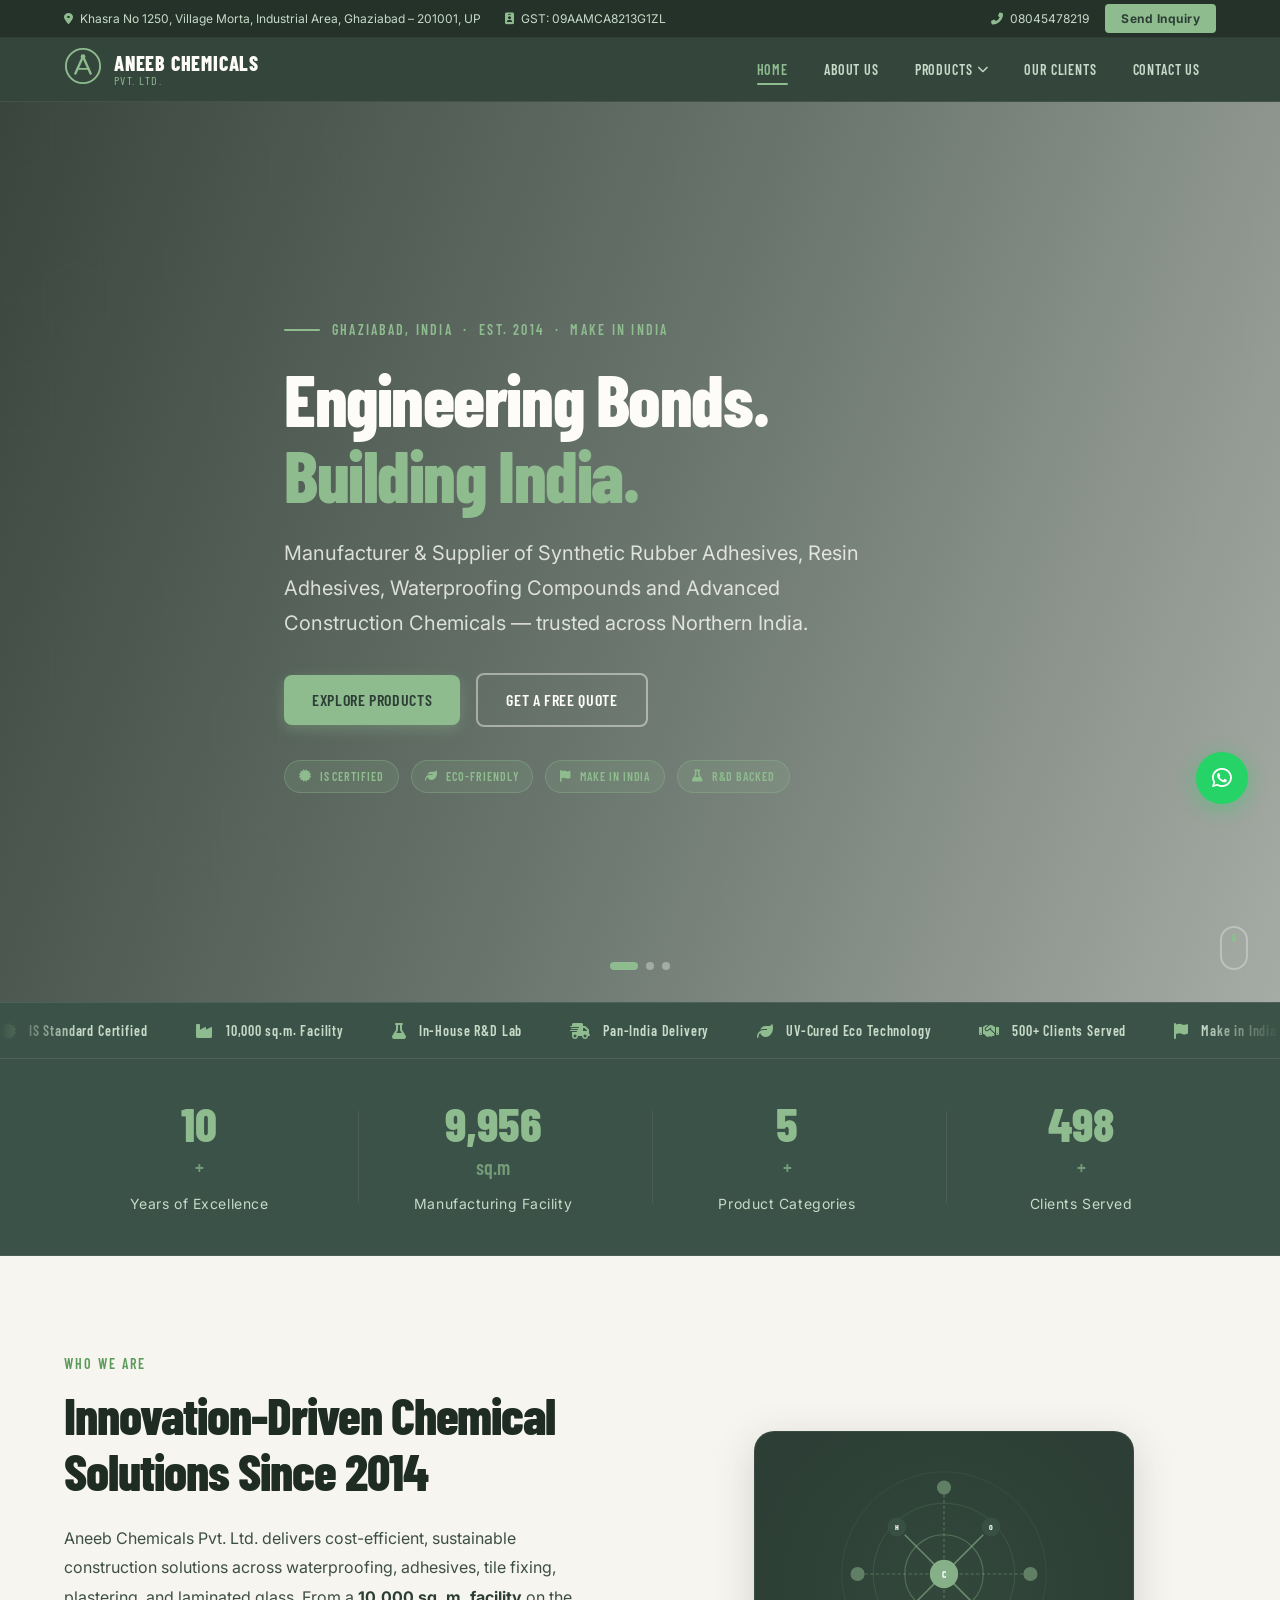
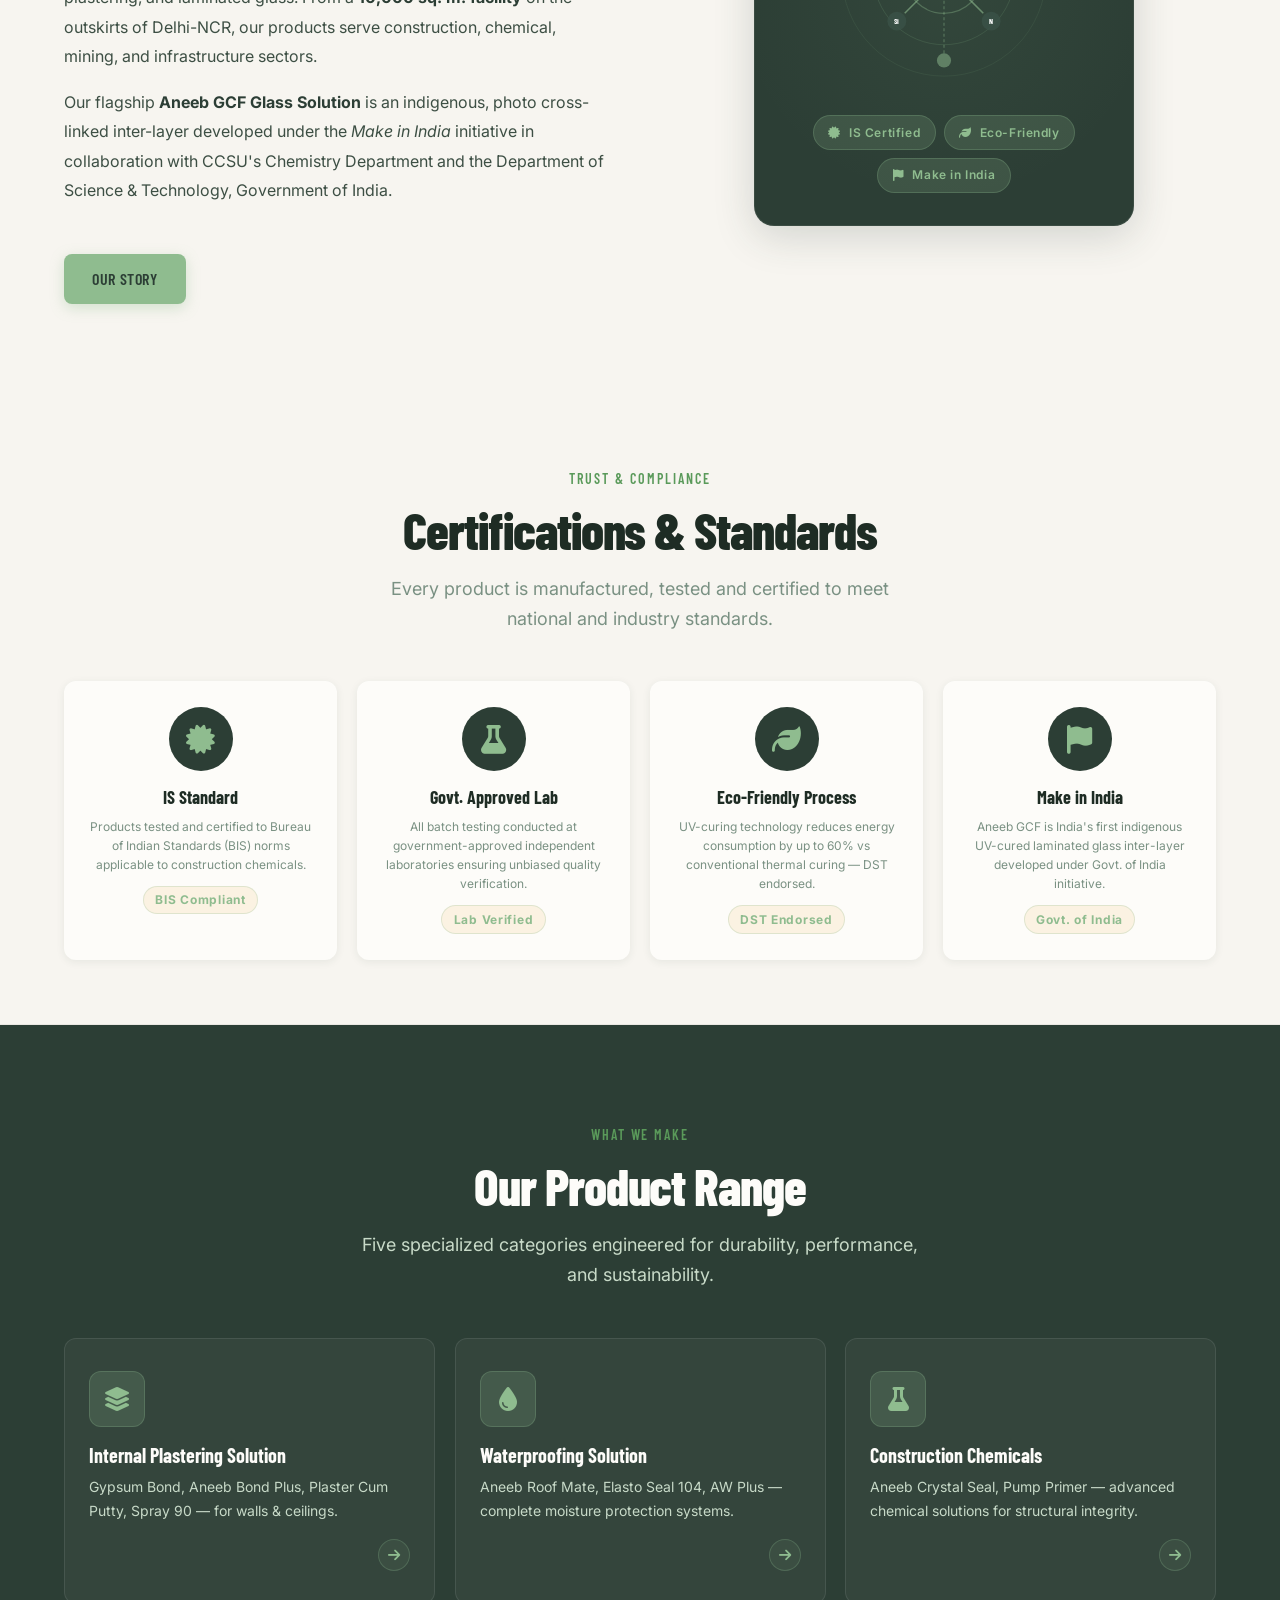
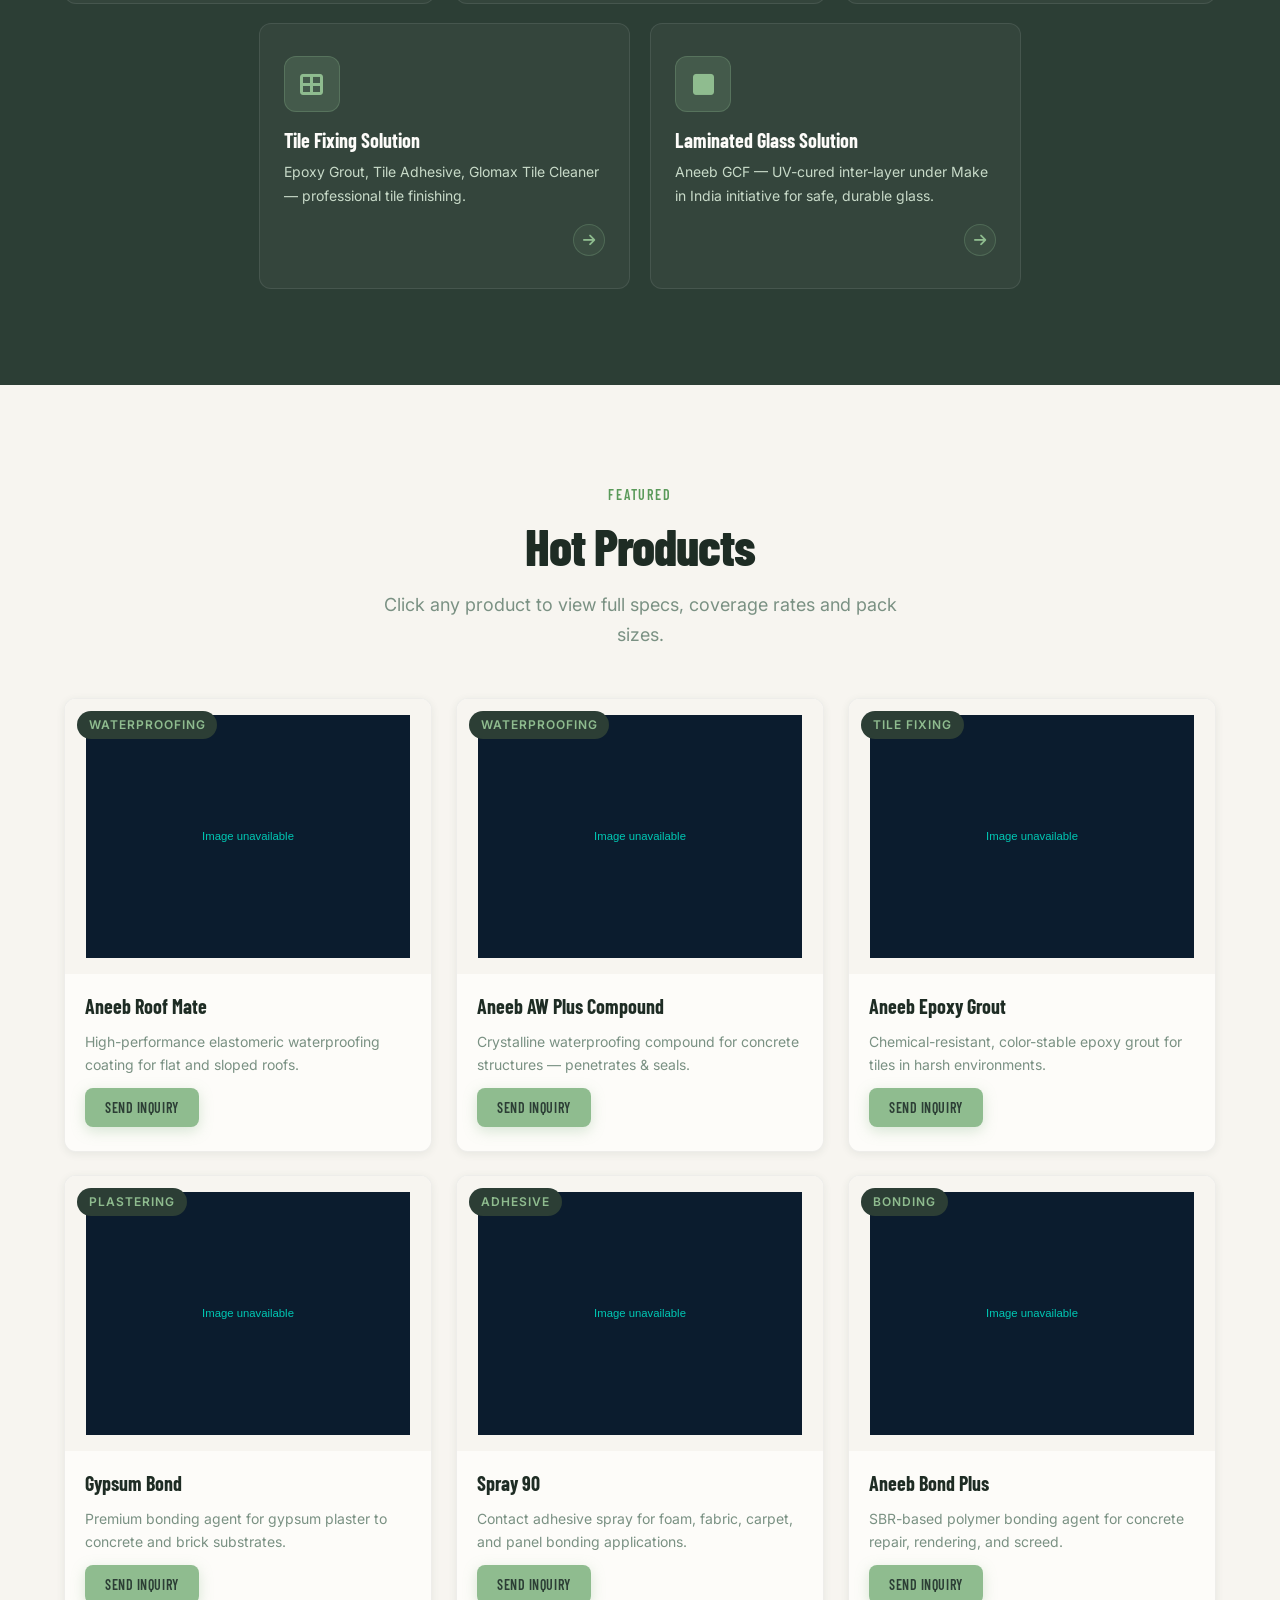
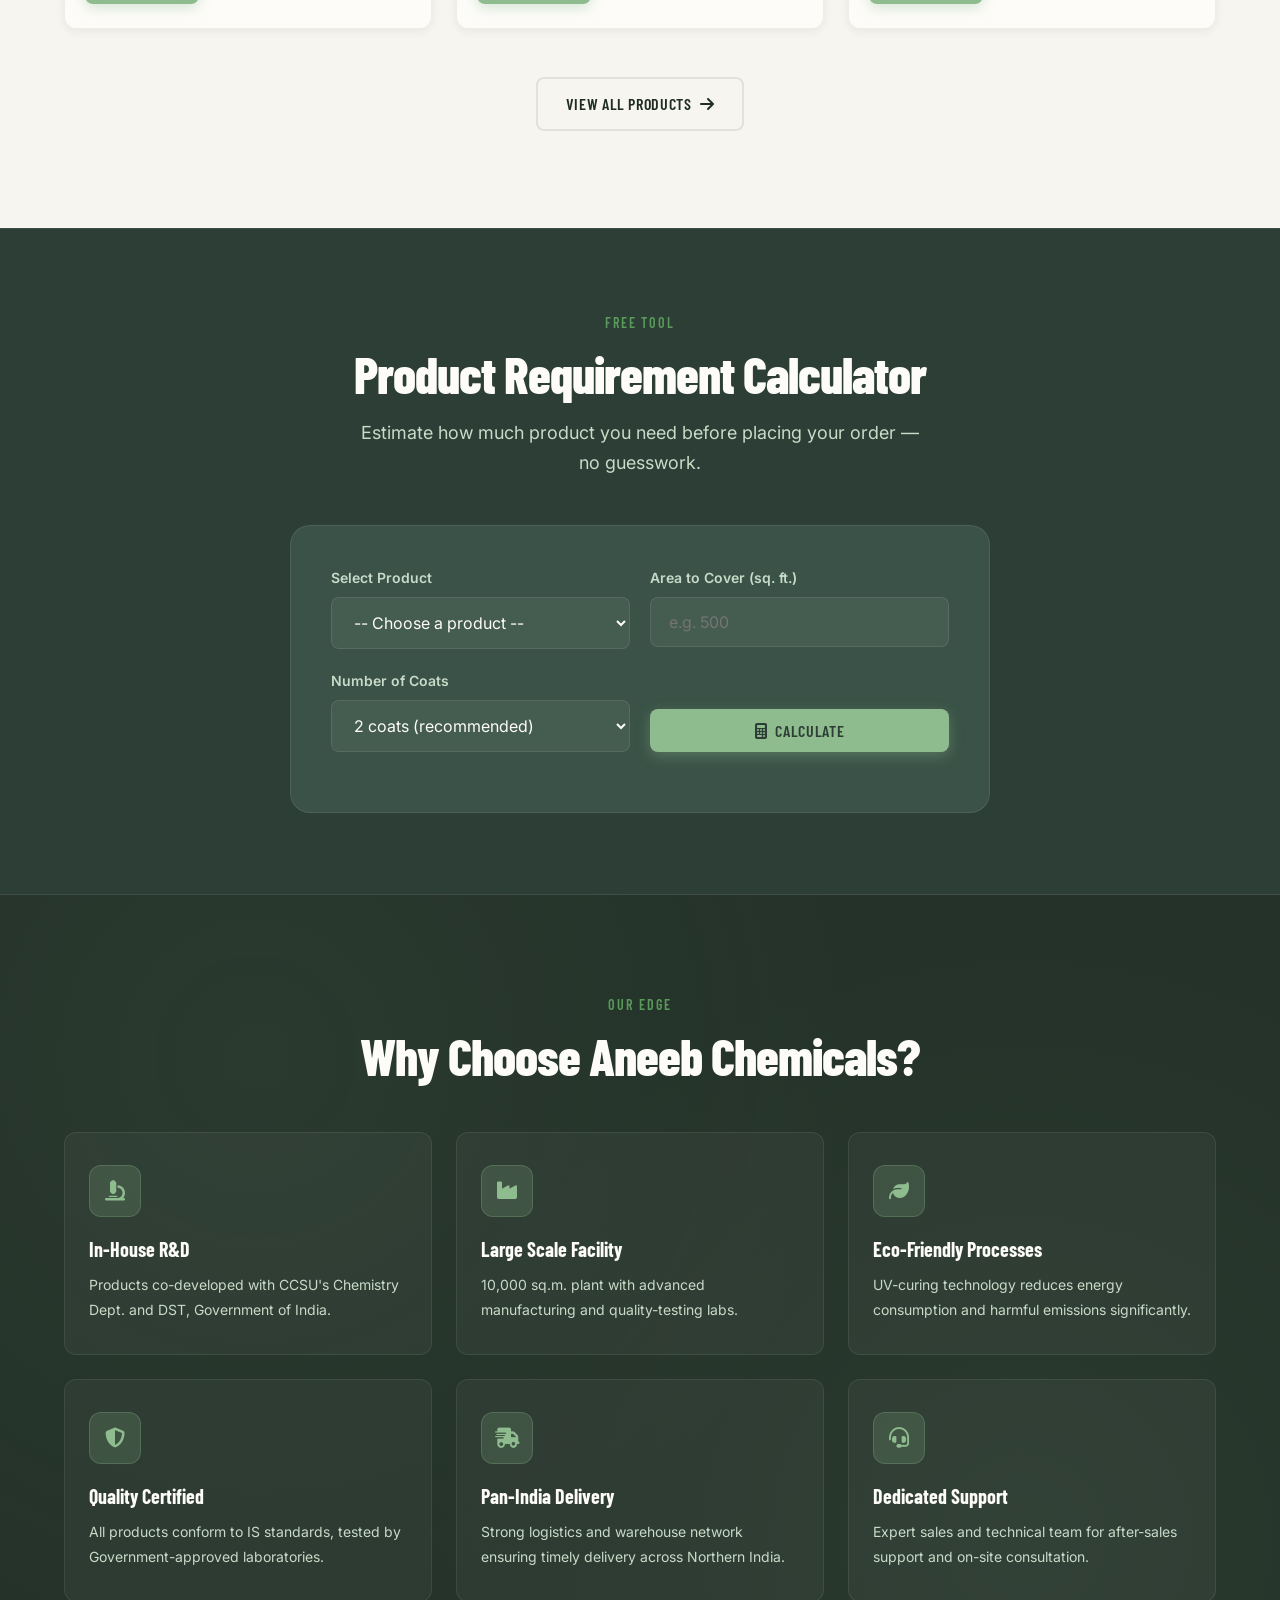
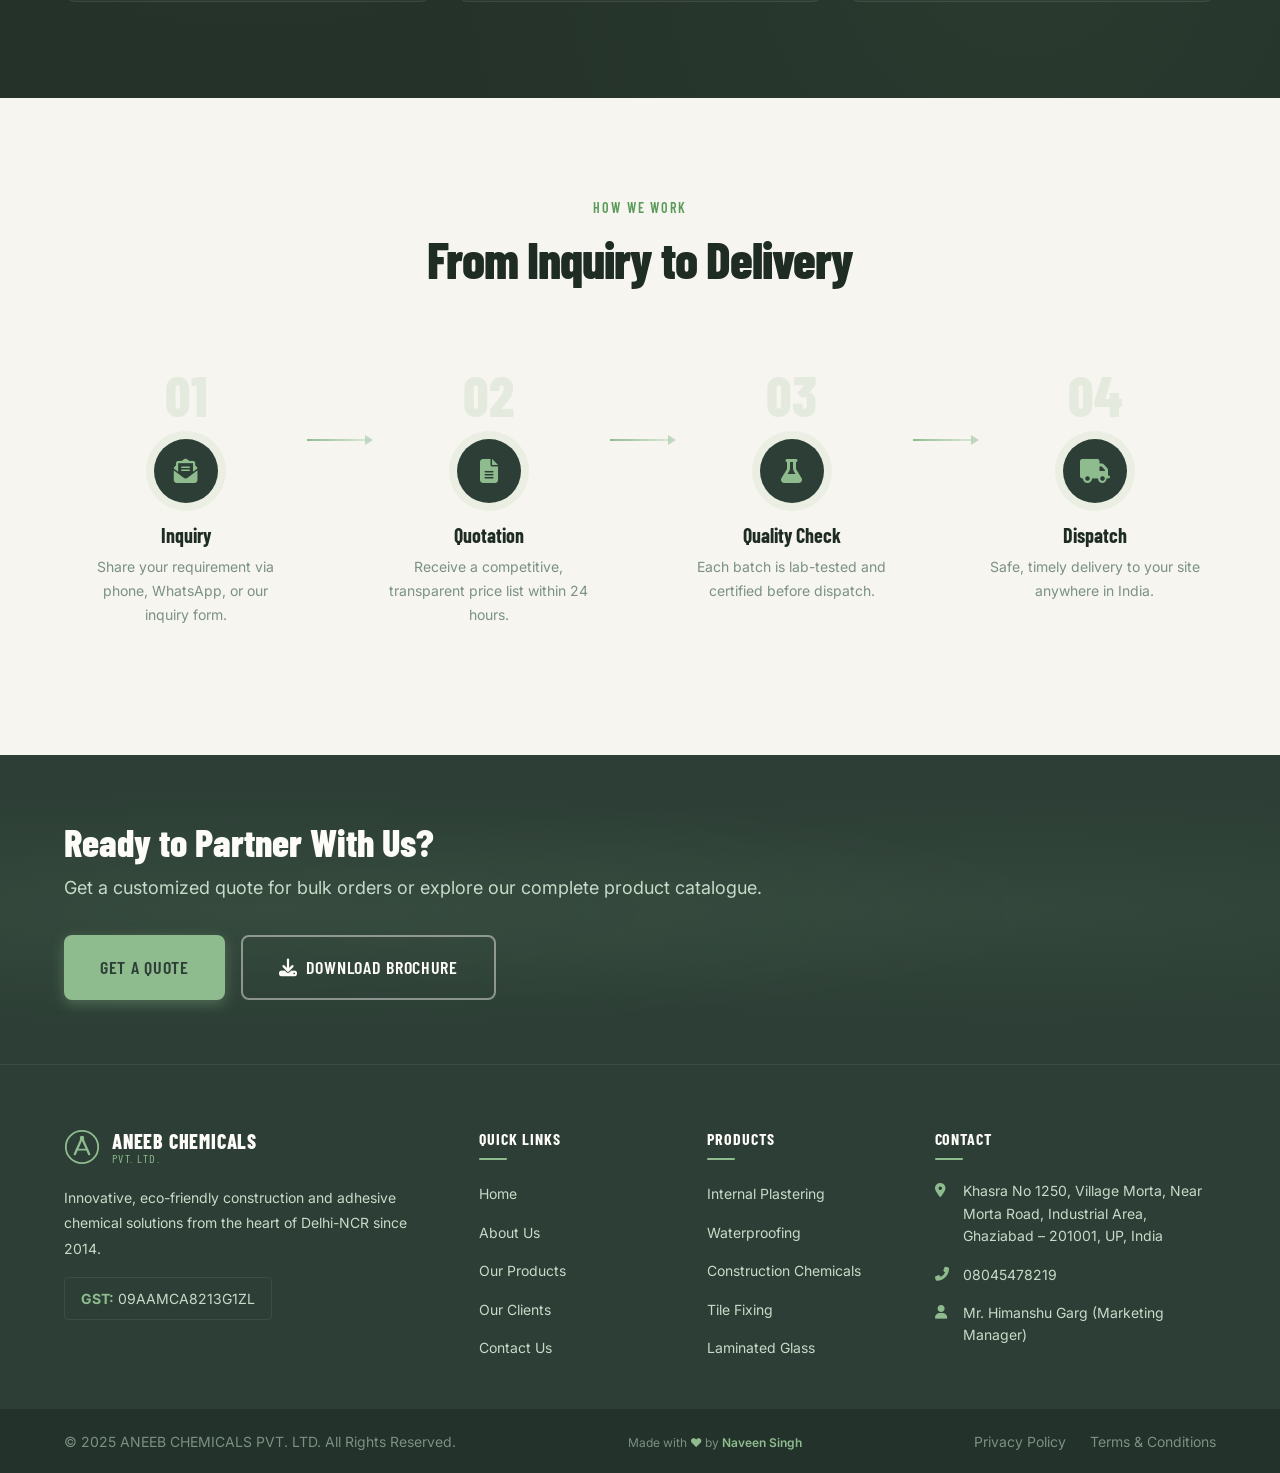
<file: aneeb-chemicals/index.html>
<!DOCTYPE html>
<html lang="en">
<head>
  <meta charset="UTF-8" />
  <meta name="viewport" content="width=device-width, initial-scale=1.0" />
  <meta name="description" content="ANEEB CHEMICALS PVT. LTD. — Manufacturer & Supplier of Synthetic Rubber Adhesive, Synthetic Resin Adhesive, Waterproofing & Construction Chemicals, Ghaziabad, India." />
  <meta name="keywords" content="Synthetic Rubber Adhesive Manufacturer, Synthetic Resin Adhesive Supplier, Hot Melt Adhesive, Waterproofing, Construction Chemicals, Ghaziabad, India" />
  <title>ANEEB CHEMICALS PVT. LTD. | Adhesive & Construction Chemical Manufacturer, India</title>

  <link rel="preconnect" href="https://fonts.googleapis.com" />
  <link rel="preconnect" href="https://fonts.gstatic.com" crossorigin />
  <link href="https://fonts.googleapis.com/css2?family=Inter:wght@300;400;500;600;700&family=Barlow+Condensed:wght@400;600;700;800&display=swap" rel="stylesheet" />
  <link rel="stylesheet" href="https://cdnjs.cloudflare.com/ajax/libs/font-awesome/6.5.0/css/all.min.css" />

  <link rel="stylesheet" href="css/variables.css" />
  <link rel="stylesheet" href="css/reset.css" />
  <link rel="stylesheet" href="css/layout.css" />
  <link rel="stylesheet" href="css/navbar.css" />
  <link rel="stylesheet" href="css/hero.css" />
  <link rel="stylesheet" href="css/sections.css" />
  <link rel="stylesheet" href="css/products.css" />
  <link rel="stylesheet" href="css/animations.css" />
  <link rel="stylesheet" href="css/footer.css" />
  <link rel="stylesheet" href="css/responsive.css" />
</head>
<body>

<!-- ===== TOPBAR ===== -->
<div class="topbar">
  <div class="container topbar__inner">
    <div class="topbar__left">
      <span><i class="fa fa-map-marker-alt"></i> Khasra No 1250, Village Morta, Industrial Area, Ghaziabad – 201001, UP</span>
      <span><i class="fa fa-id-badge"></i> GST: 09AAMCA8213G1ZL</span>
    </div>
    <div class="topbar__right">
      <a href="tel:08045478219"><i class="fa fa-phone-alt"></i> 08045478219</a>
      <a href="pages/contact.html" class="topbar__cta">Send Inquiry</a>
    </div>
  </div>
</div>

<!-- ===== NAVBAR ===== -->
<nav class="navbar" id="navbar">
  <div class="container navbar__inner">
    <a href="index.html" class="navbar__brand">
      <div class="navbar__logo-icon">
        <svg viewBox="0 0 40 40" fill="none" xmlns="http://www.w3.org/2000/svg">
          <circle cx="20" cy="20" r="18" stroke="var(--accent)" stroke-width="2"/>
          <path d="M12 28 L20 10 L28 28" stroke="var(--accent)" stroke-width="2.5" stroke-linecap="round" stroke-linejoin="round"/>
          <path d="M14 23 h12" stroke="var(--accent)" stroke-width="2" stroke-linecap="round"/>
          <circle cx="20" cy="10" r="2.5" fill="var(--accent)"/>
        </svg>
      </div>
      <div class="navbar__brand-text">
        <span class="brand-name">ANEEB CHEMICALS</span>
        <span class="brand-sub">PVT. LTD.</span>
      </div>
    </a>
    <button class="navbar__toggle" id="navToggle" aria-label="Toggle menu" aria-expanded="false">
      <span></span><span></span><span></span>
    </button>
    <ul class="navbar__menu" id="navMenu">
      <li><a href="index.html" class="nav-link active">Home</a></li>
      <li><a href="pages/about.html" class="nav-link">About Us</a></li>
      <li class="nav-dropdown">
        <a href="pages/products.html" class="nav-link">Products <i class="fa fa-chevron-down"></i></a>
        <ul class="dropdown-menu">
          <li><a href="pages/products.html#plastering">Internal Plastering Solution</a></li>
          <li><a href="pages/products.html#waterproofing">Waterproofing Solution</a></li>
          <li><a href="pages/products.html#construction">Construction Chemicals</a></li>
          <li><a href="pages/products.html#tile">Tile Fixing Solution</a></li>
          <li><a href="pages/products.html#glass">Laminated Glass Solution</a></li>
        </ul>
      </li>
      <li><a href="pages/clients.html" class="nav-link">Our Clients</a></li>
      <li><a href="pages/contact.html" class="nav-link">Contact Us</a></li>
    </ul>
  </div>
</nav>

<!-- ===== HERO ===== -->
<section class="hero" id="hero">
  <div class="hero__bg-canvas" id="heroBg"></div>
  <div class="hero__slides">
    <div class="hero__slide active" style="--slide-img: url('https://images.unsplash.com/photo-1504307651254-35680f356dfd?w=1600&q=80')"></div>
    <div class="hero__slide" style="--slide-img: url('https://images.unsplash.com/photo-1581092334651-ddf26d9a09d0?w=1600&q=80')"></div>
    <div class="hero__slide" style="--slide-img: url('https://images.unsplash.com/photo-1565008576549-57569a49371d?w=1600&q=80')"></div>
  </div>
  <div class="hero__overlay"></div>
  <div class="container hero__content">
    <div class="hero__eyebrow reveal-up">Ghaziabad, India &nbsp;·&nbsp; Est. 2014 &nbsp;·&nbsp; Make in India</div>
    <h1 class="hero__title reveal-up delay-1">
      Engineering Bonds.<br/>
      <span class="hero__accent">Building India.</span>
    </h1>
    <p class="hero__subtitle reveal-up delay-2">
      Manufacturer &amp; Supplier of Synthetic Rubber Adhesives, Resin Adhesives,
      Waterproofing Compounds and Advanced Construction Chemicals — trusted across Northern India.
    </p>
    <div class="hero__actions reveal-up delay-3">
      <a href="pages/products.html" class="btn btn--primary">Explore Products</a>
      <a href="pages/contact.html" class="btn btn--outline">Get a Free Quote</a>
    </div>
    <div class="hero__badges reveal-up delay-4">
      <span class="hero__badge"><i class="fa fa-certificate"></i> IS Certified</span>
      <span class="hero__badge"><i class="fa fa-leaf"></i> Eco-Friendly</span>
      <span class="hero__badge"><i class="fa fa-flag"></i> Make in India</span>
      <span class="hero__badge"><i class="fa fa-flask"></i> R&amp;D Backed</span>
    </div>
  </div>
  <div class="hero__slider-dots" id="sliderDots"></div>
  <div class="hero__scroll-cue"><span></span></div>
</section>

<!-- ===== TRUST BAR (marquee) ===== -->
<div class="trust-bar">
  <div class="trust-bar__track" id="trustTrack">
    <span class="trust-bar__item"><i class="fa fa-certificate"></i> IS Standard Certified</span>
    <span class="trust-bar__item"><i class="fa fa-industry"></i> 10,000 sq.m. Facility</span>
    <span class="trust-bar__item"><i class="fa fa-flask"></i> In-House R&amp;D Lab</span>
    <span class="trust-bar__item"><i class="fa fa-truck-fast"></i> Pan-India Delivery</span>
    <span class="trust-bar__item"><i class="fa fa-leaf"></i> UV-Cured Eco Technology</span>
    <span class="trust-bar__item"><i class="fa fa-handshake"></i> 500+ Clients Served</span>
    <span class="trust-bar__item"><i class="fa fa-flag"></i> Make in India Initiative</span>
    <span class="trust-bar__item"><i class="fa fa-shield-halved"></i> Govt. Approved Testing</span>
    <!-- Duplicate for seamless loop -->
    <span class="trust-bar__item"><i class="fa fa-certificate"></i> IS Standard Certified</span>
    <span class="trust-bar__item"><i class="fa fa-industry"></i> 10,000 sq.m. Facility</span>
    <span class="trust-bar__item"><i class="fa fa-flask"></i> In-House R&amp;D Lab</span>
    <span class="trust-bar__item"><i class="fa fa-truck-fast"></i> Pan-India Delivery</span>
    <span class="trust-bar__item"><i class="fa fa-leaf"></i> UV-Cured Eco Technology</span>
    <span class="trust-bar__item"><i class="fa fa-handshake"></i> 500+ Clients Served</span>
    <span class="trust-bar__item"><i class="fa fa-flag"></i> Make in India Initiative</span>
    <span class="trust-bar__item"><i class="fa fa-shield-halved"></i> Govt. Approved Testing</span>
  </div>
</div>

<!-- ===== STATS STRIP ===== -->
<section class="stats-strip">
  <div class="container stats-strip__grid">
    <div class="stat-item reveal-up">
      <span class="stat-number" data-target="10">0</span><span class="stat-unit">+</span>
      <span class="stat-label">Years of Excellence</span>
    </div>
    <div class="stat-item reveal-up delay-1">
      <span class="stat-number" data-target="10000">0</span><span class="stat-unit"> sq.m</span>
      <span class="stat-label">Manufacturing Facility</span>
    </div>
    <div class="stat-item reveal-up delay-2">
      <span class="stat-number" data-target="5">0</span><span class="stat-unit">+</span>
      <span class="stat-label">Product Categories</span>
    </div>
    <div class="stat-item reveal-up delay-3">
      <span class="stat-number" data-target="500">0</span><span class="stat-unit">+</span>
      <span class="stat-label">Clients Served</span>
    </div>
  </div>
</section>

<!-- ===== ABOUT STRIP ===== -->
<section class="about-strip section-pad">
  <div class="container about-strip__inner">
    <div class="about-strip__text reveal-left">
      <div class="section-eyebrow">Who We Are</div>
      <h2 class="section-title">Innovation-Driven Chemical Solutions Since 2014</h2>
      <p>Aneeb Chemicals Pvt. Ltd. delivers cost-efficient, sustainable construction solutions across waterproofing, adhesives, tile fixing, plastering, and laminated glass. From a <strong>10,000 sq. m. facility</strong> on the outskirts of Delhi-NCR, our products serve construction, chemical, mining, and infrastructure sectors.</p>
      <p>Our flagship <strong>Aneeb GCF Glass Solution</strong> is an indigenous, photo cross-linked inter-layer developed under the <em>Make in India</em> initiative in collaboration with CCSU's Chemistry Department and the Department of Science &amp; Technology, Government of India.</p>
      <a href="pages/about.html" class="btn btn--primary mt-2">Our Story</a>
    </div>
    <div class="about-strip__visual reveal-right">
      <div class="molecule-card">
        <div class="molecule-card__inner">
          <svg class="molecule-svg" viewBox="0 0 280 280" fill="none" xmlns="http://www.w3.org/2000/svg">
            <circle cx="140" cy="140" r="130" stroke="var(--accent)" stroke-opacity="0.12" stroke-width="1"/>
            <circle cx="140" cy="140" r="90" stroke="var(--accent)" stroke-opacity="0.2" stroke-width="1"/>
            <circle cx="140" cy="140" r="50" stroke="var(--accent)" stroke-opacity="0.35" stroke-width="1.5"/>
            <circle cx="140" cy="140" r="18" fill="var(--accent)" fill-opacity="0.9"/>
            <text x="140" y="145" text-anchor="middle" fill="white" font-size="12" font-weight="700" font-family="Barlow Condensed">C</text>
            <circle cx="80" cy="80" r="12" fill="var(--primary-light)" fill-opacity="0.85"/>
            <text x="80" y="84" text-anchor="middle" fill="white" font-size="10" font-weight="700" font-family="Barlow Condensed">H</text>
            <circle cx="200" cy="80" r="12" fill="var(--primary-light)" fill-opacity="0.85"/>
            <text x="200" y="84" text-anchor="middle" fill="white" font-size="10" font-weight="700" font-family="Barlow Condensed">O</text>
            <circle cx="200" cy="200" r="12" fill="var(--primary-light)" fill-opacity="0.85"/>
            <text x="200" y="204" text-anchor="middle" fill="white" font-size="10" font-weight="700" font-family="Barlow Condensed">N</text>
            <circle cx="80" cy="200" r="12" fill="var(--primary-light)" fill-opacity="0.85"/>
            <text x="80" y="204" text-anchor="middle" fill="white" font-size="10" font-weight="700" font-family="Barlow Condensed">Si</text>
            <line x1="128" y1="128" x2="90" y2="90" stroke="var(--accent)" stroke-width="2" stroke-opacity="0.6"/>
            <line x1="152" y1="128" x2="190" y2="90" stroke="var(--accent)" stroke-width="2" stroke-opacity="0.6"/>
            <line x1="152" y1="152" x2="190" y2="190" stroke="var(--accent)" stroke-width="2" stroke-opacity="0.6"/>
            <line x1="128" y1="152" x2="90" y2="190" stroke="var(--accent)" stroke-width="2" stroke-opacity="0.6"/>
            <circle cx="140" cy="30" r="9" fill="var(--accent)" fill-opacity="0.5"/>
            <circle cx="250" cy="140" r="9" fill="var(--accent)" fill-opacity="0.5"/>
            <circle cx="140" cy="250" r="9" fill="var(--accent)" fill-opacity="0.5"/>
            <circle cx="30" cy="140" r="9" fill="var(--accent)" fill-opacity="0.5"/>
            <line x1="140" y1="39" x2="140" y2="125" stroke="var(--accent)" stroke-width="1.5" stroke-dasharray="4 3" stroke-opacity="0.4"/>
            <line x1="241" y1="140" x2="158" y2="140" stroke="var(--accent)" stroke-width="1.5" stroke-dasharray="4 3" stroke-opacity="0.4"/>
            <line x1="140" y1="241" x2="140" y2="158" stroke="var(--accent)" stroke-width="1.5" stroke-dasharray="4 3" stroke-opacity="0.4"/>
            <line x1="39" y1="140" x2="122" y2="140" stroke="var(--accent)" stroke-width="1.5" stroke-dasharray="4 3" stroke-opacity="0.4"/>
          </svg>
        </div>
        <div class="molecule-card__badges">
          <span class="badge"><i class="fa fa-certificate"></i> IS Certified</span>
          <span class="badge"><i class="fa fa-leaf"></i> Eco-Friendly</span>
          <span class="badge"><i class="fa fa-flag"></i> Make in India</span>
        </div>
      </div>
    </div>
  </div>
</section>

<!-- ===== CERTIFICATIONS ===== -->
<section class="certs-section section-pad">
  <div class="container">
    <div class="section-header reveal-up">
      <div class="section-eyebrow">Trust &amp; Compliance</div>
      <h2 class="section-title">Certifications &amp; Standards</h2>
      <p class="section-desc">Every product is manufactured, tested and certified to meet national and industry standards.</p>
    </div>
    <div class="certs-grid">
      <div class="cert-card reveal-up">
        <div class="cert-card__icon"><i class="fa fa-certificate"></i></div>
        <h4>IS Standard</h4>
        <p>Products tested and certified to Bureau of Indian Standards (BIS) norms applicable to construction chemicals.</p>
        <span class="cert-badge">BIS Compliant</span>
      </div>
      <div class="cert-card reveal-up delay-1">
        <div class="cert-card__icon"><i class="fa fa-flask"></i></div>
        <h4>Govt. Approved Lab</h4>
        <p>All batch testing conducted at government-approved independent laboratories ensuring unbiased quality verification.</p>
        <span class="cert-badge">Lab Verified</span>
      </div>
      <div class="cert-card reveal-up delay-2">
        <div class="cert-card__icon"><i class="fa fa-leaf"></i></div>
        <h4>Eco-Friendly Process</h4>
        <p>UV-curing technology reduces energy consumption by up to 60% vs conventional thermal curing — DST endorsed.</p>
        <span class="cert-badge">DST Endorsed</span>
      </div>
      <div class="cert-card reveal-up delay-3">
        <div class="cert-card__icon"><i class="fa fa-flag"></i></div>
        <h4>Make in India</h4>
        <p>Aneeb GCF is India's first indigenous UV-cured laminated glass inter-layer developed under Govt. of India initiative.</p>
        <span class="cert-badge">Govt. of India</span>
      </div>
    </div>
  </div>
</section>

<!-- ===== PRODUCT CATEGORIES ===== -->
<section class="product-categories section-pad bg-dark" id="products">
  <div class="container">
    <div class="section-header reveal-up">
      <div class="section-eyebrow">What We Make</div>
      <h2 class="section-title light">Our Product Range</h2>
      <p class="section-desc light">Five specialized categories engineered for durability, performance, and sustainability.</p>
    </div>
    <div class="categories-grid">
      <a href="pages/products.html#plastering" class="category-card reveal-up">
        <div class="category-card__icon"><i class="fa fa-layer-group"></i></div>
        <div class="category-card__content">
          <h3>Internal Plastering Solution</h3>
          <p>Gypsum Bond, Aneeb Bond Plus, Plaster Cum Putty, Spray 90 — for walls &amp; ceilings.</p>
        </div>
        <div class="category-card__arrow"><i class="fa fa-arrow-right"></i></div>
        <div class="category-card__glow"></div>
      </a>
      <a href="pages/products.html#waterproofing" class="category-card reveal-up delay-1">
        <div class="category-card__icon"><i class="fa fa-droplet"></i></div>
        <div class="category-card__content">
          <h3>Waterproofing Solution</h3>
          <p>Aneeb Roof Mate, Elasto Seal 104, AW Plus — complete moisture protection systems.</p>
        </div>
        <div class="category-card__arrow"><i class="fa fa-arrow-right"></i></div>
        <div class="category-card__glow"></div>
      </a>
      <a href="pages/products.html#construction" class="category-card reveal-up delay-2">
        <div class="category-card__icon"><i class="fa fa-flask"></i></div>
        <div class="category-card__content">
          <h3>Construction Chemicals</h3>
          <p>Aneeb Crystal Seal, Pump Primer — advanced chemical solutions for structural integrity.</p>
        </div>
        <div class="category-card__arrow"><i class="fa fa-arrow-right"></i></div>
        <div class="category-card__glow"></div>
      </a>
      <a href="pages/products.html#tile" class="category-card reveal-up delay-3">
        <div class="category-card__icon"><i class="fa fa-th-large"></i></div>
        <div class="category-card__content">
          <h3>Tile Fixing Solution</h3>
          <p>Epoxy Grout, Tile Adhesive, Glomax Tile Cleaner — professional tile finishing.</p>
        </div>
        <div class="category-card__arrow"><i class="fa fa-arrow-right"></i></div>
        <div class="category-card__glow"></div>
      </a>
      <a href="pages/products.html#glass" class="category-card reveal-up delay-4">
        <div class="category-card__icon"><i class="fa fa-square"></i></div>
        <div class="category-card__content">
          <h3>Laminated Glass Solution</h3>
          <p>Aneeb GCF — UV-cured inter-layer under Make in India initiative for safe, durable glass.</p>
        </div>
        <div class="category-card__arrow"><i class="fa fa-arrow-right"></i></div>
        <div class="category-card__glow"></div>
      </a>
    </div>
  </div>
</section>

<!-- ===== HOT PRODUCTS ===== -->
<section class="hot-products section-pad" id="hot-products">
  <div class="container">
    <div class="section-header reveal-up">
      <div class="section-eyebrow">Featured</div>
      <h2 class="section-title">Hot Products</h2>
      <p class="section-desc">Click any product to view full specs, coverage rates and pack sizes.</p>
    </div>
    <div class="products-grid">

      <div class="product-card reveal-up" onclick="openModal('roof-mate')">
        <div class="product-card__img-wrap">
          <img src="https://cpimg.tistatic.com/06017527/b/4/Aneeb-Roof-Mate.jpg" alt="Aneeb Roof Mate" loading="lazy"/>
          <span class="product-card__tag">Waterproofing</span>
          <span class="product-card__quick-view"><i class="fa fa-eye"></i> Quick View</span>
        </div>
        <div class="product-card__body">
          <h4>Aneeb Roof Mate</h4>
          <p>High-performance elastomeric waterproofing coating for flat and sloped roofs.</p>
          <a href="pages/contact.html" class="btn btn--sm btn--primary" onclick="event.stopPropagation()">Send Inquiry</a>
        </div>
      </div>

      <div class="product-card reveal-up delay-1" onclick="openModal('aw-plus')">
        <div class="product-card__img-wrap">
          <img src="https://cpimg.tistatic.com/06017536/b/4/Aneeb-AW-plus-Waterproofing-Compound.jpg" alt="Aneeb AW Plus" loading="lazy"/>
          <span class="product-card__tag">Waterproofing</span>
          <span class="product-card__quick-view"><i class="fa fa-eye"></i> Quick View</span>
        </div>
        <div class="product-card__body">
          <h4>Aneeb AW Plus Compound</h4>
          <p>Crystalline waterproofing compound for concrete structures — penetrates &amp; seals.</p>
          <a href="pages/contact.html" class="btn btn--sm btn--primary" onclick="event.stopPropagation()">Send Inquiry</a>
        </div>
      </div>

      <div class="product-card reveal-up delay-2" onclick="openModal('epoxy-grout')">
        <div class="product-card__img-wrap">
          <img src="https://cpimg.tistatic.com/06017529/b/4/Aneeb-Epoxy-Grout.jpg" alt="Aneeb Epoxy Grout" loading="lazy"/>
          <span class="product-card__tag">Tile Fixing</span>
          <span class="product-card__quick-view"><i class="fa fa-eye"></i> Quick View</span>
        </div>
        <div class="product-card__body">
          <h4>Aneeb Epoxy Grout</h4>
          <p>Chemical-resistant, color-stable epoxy grout for tiles in harsh environments.</p>
          <a href="pages/contact.html" class="btn btn--sm btn--primary" onclick="event.stopPropagation()">Send Inquiry</a>
        </div>
      </div>

      <div class="product-card reveal-up delay-3" onclick="openModal('gypsum-bond')">
        <div class="product-card__img-wrap">
          <img src="https://cpimg.tistatic.com/08230779/b/5/Gypsum-Bond.jpg" alt="Gypsum Bond" loading="lazy"/>
          <span class="product-card__tag">Plastering</span>
          <span class="product-card__quick-view"><i class="fa fa-eye"></i> Quick View</span>
        </div>
        <div class="product-card__body">
          <h4>Gypsum Bond</h4>
          <p>Premium bonding agent for gypsum plaster to concrete and brick substrates.</p>
          <a href="pages/contact.html" class="btn btn--sm btn--primary" onclick="event.stopPropagation()">Send Inquiry</a>
        </div>
      </div>

      <div class="product-card reveal-up delay-4" onclick="openModal('spray-90')">
        <div class="product-card__img-wrap">
          <img src="https://cpimg.tistatic.com/06017524/b/4/Spray-90.jpg" alt="Spray 90" loading="lazy"/>
          <span class="product-card__tag">Adhesive</span>
          <span class="product-card__quick-view"><i class="fa fa-eye"></i> Quick View</span>
        </div>
        <div class="product-card__body">
          <h4>Spray 90</h4>
          <p>Contact adhesive spray for foam, fabric, carpet, and panel bonding applications.</p>
          <a href="pages/contact.html" class="btn btn--sm btn--primary" onclick="event.stopPropagation()">Send Inquiry</a>
        </div>
      </div>

      <div class="product-card reveal-up delay-5" onclick="openModal('bond-plus')">
        <div class="product-card__img-wrap">
          <img src="https://cpimg.tistatic.com/06017534/b/5/Aneeb-Bond-Plus.jpg" alt="Aneeb Bond Plus" loading="lazy"/>
          <span class="product-card__tag">Bonding</span>
          <span class="product-card__quick-view"><i class="fa fa-eye"></i> Quick View</span>
        </div>
        <div class="product-card__body">
          <h4>Aneeb Bond Plus</h4>
          <p>SBR-based polymer bonding agent for concrete repair, rendering, and screed.</p>
          <a href="pages/contact.html" class="btn btn--sm btn--primary" onclick="event.stopPropagation()">Send Inquiry</a>
        </div>
      </div>

    </div>
    <div class="text-center mt-3 reveal-up">
      <a href="pages/products.html" class="btn btn--outline-dark">View All Products <i class="fa fa-arrow-right"></i></a>
    </div>
  </div>
</section>

<!-- ===== COVERAGE CALCULATOR ===== -->
<section class="calculator-section">
  <div class="container">
    <div class="section-header reveal-up">
      <div class="section-eyebrow">Free Tool</div>
      <h2 class="section-title light">Product Requirement Calculator</h2>
      <p class="section-desc light">Estimate how much product you need before placing your order — no guesswork.</p>
    </div>
    <div class="calc-card reveal-up">
      <div class="calc-row">
        <div class="calc-group">
          <label for="calcProduct">Select Product</label>
          <select id="calcProduct">
            <option value="">-- Choose a product --</option>
            <option value="roofmate">Aneeb Roof Mate (Waterproofing Coating)</option>
            <option value="awplus">Aneeb AW Plus Compound</option>
            <option value="tileadh">Tile Adhesive (Aneeb Bond Plus)</option>
            <option value="epoxy">Epoxy Grout</option>
            <option value="gypsumbond">Gypsum Bond</option>
          </select>
        </div>
        <div class="calc-group">
          <label for="calcArea">Area to Cover (sq. ft.)</label>
          <input type="number" id="calcArea" placeholder="e.g. 500" min="1" />
        </div>
      </div>
      <div class="calc-row">
        <div class="calc-group">
          <label for="calcCoats">Number of Coats</label>
          <select id="calcCoats">
            <option value="1">1 coat</option>
            <option value="2" selected>2 coats (recommended)</option>
            <option value="3">3 coats</option>
          </select>
        </div>
        <div class="calc-group" style="display:flex; align-items:flex-end;">
          <button class="btn btn--primary" style="width:100%; justify-content:center;" onclick="calculateRequirement()">
            <i class="fa fa-calculator"></i> Calculate
          </button>
        </div>
      </div>
      <div class="calc-result" id="calcResult">
        <div class="calc-result__number" id="calcQty">–</div>
        <div class="calc-result__unit" id="calcUnit">litres / kg required</div>
        <div class="calc-result__note" id="calcNote">Includes 10% wastage buffer. Actual consumption may vary based on surface porosity and application method.</div>
        <a href="pages/contact.html" class="btn btn--primary btn--sm" style="margin-top:1rem; display:inline-flex;">
          <i class="fa fa-envelope"></i> Get a Quote for This
        </a>
      </div>
    </div>
  </div>
</section>

<!-- ===== WHY CHOOSE US ===== -->
<section class="why-us section-pad bg-chem">
  <div class="why-us__pattern"></div>
  <div class="container">
    <div class="section-header reveal-up">
      <div class="section-eyebrow">Our Edge</div>
      <h2 class="section-title light">Why Choose Aneeb Chemicals?</h2>
    </div>
    <div class="why-us__grid">
      <div class="why-card reveal-up">
        <div class="why-card__icon"><i class="fa fa-microscope"></i></div>
        <h4>In-House R&amp;D</h4>
        <p>Products co-developed with CCSU's Chemistry Dept. and DST, Government of India.</p>
      </div>
      <div class="why-card reveal-up delay-1">
        <div class="why-card__icon"><i class="fa fa-industry"></i></div>
        <h4>Large Scale Facility</h4>
        <p>10,000 sq.m. plant with advanced manufacturing and quality-testing labs.</p>
      </div>
      <div class="why-card reveal-up delay-2">
        <div class="why-card__icon"><i class="fa fa-leaf"></i></div>
        <h4>Eco-Friendly Processes</h4>
        <p>UV-curing technology reduces energy consumption and harmful emissions significantly.</p>
      </div>
      <div class="why-card reveal-up delay-3">
        <div class="why-card__icon"><i class="fa fa-shield-halved"></i></div>
        <h4>Quality Certified</h4>
        <p>All products conform to IS standards, tested by Government-approved laboratories.</p>
      </div>
      <div class="why-card reveal-up delay-4">
        <div class="why-card__icon"><i class="fa fa-truck-fast"></i></div>
        <h4>Pan-India Delivery</h4>
        <p>Strong logistics and warehouse network ensuring timely delivery across Northern India.</p>
      </div>
      <div class="why-card reveal-up delay-5">
        <div class="why-card__icon"><i class="fa fa-headset"></i></div>
        <h4>Dedicated Support</h4>
        <p>Expert sales and technical team for after-sales support and on-site consultation.</p>
      </div>
    </div>
  </div>
</section>

<!-- ===== PROCESS SECTION ===== -->
<section class="process-section section-pad">
  <div class="container">
    <div class="section-header reveal-up">
      <div class="section-eyebrow">How We Work</div>
      <h2 class="section-title">From Inquiry to Delivery</h2>
    </div>
    <div class="process-steps">
      <div class="process-step reveal-up">
        <div class="process-step__num">01</div>
        <div class="process-step__icon"><i class="fa fa-envelope-open-text"></i></div>
        <h4>Inquiry</h4>
        <p>Share your requirement via phone, WhatsApp, or our inquiry form.</p>
      </div>
      <div class="process-connector reveal-up delay-1"></div>
      <div class="process-step reveal-up delay-1">
        <div class="process-step__num">02</div>
        <div class="process-step__icon"><i class="fa fa-file-alt"></i></div>
        <h4>Quotation</h4>
        <p>Receive a competitive, transparent price list within 24 hours.</p>
      </div>
      <div class="process-connector reveal-up delay-2"></div>
      <div class="process-step reveal-up delay-2">
        <div class="process-step__num">03</div>
        <div class="process-step__icon"><i class="fa fa-flask"></i></div>
        <h4>Quality Check</h4>
        <p>Each batch is lab-tested and certified before dispatch.</p>
      </div>
      <div class="process-connector reveal-up delay-3"></div>
      <div class="process-step reveal-up delay-3">
        <div class="process-step__num">04</div>
        <div class="process-step__icon"><i class="fa fa-truck"></i></div>
        <h4>Dispatch</h4>
        <p>Safe, timely delivery to your site anywhere in India.</p>
      </div>
    </div>
  </div>
</section>

<!-- ===== CTA BANNER ===== -->
<section class="cta-banner">
  <div class="cta-banner__bg"></div>
  <div class="container cta-banner__inner reveal-up">
    <div>
      <h2>Ready to Partner With Us?</h2>
      <p>Get a customized quote for bulk orders or explore our complete product catalogue.</p>
    </div>
    <div class="cta-banner__actions">
      <a href="pages/contact.html" class="btn btn--primary btn--lg">Get a Quote</a>
      <a href="https://tiimg.tistatic.com/new_website1/catalogs/88626/download-brochure.pdf" class="btn btn--outline btn--lg" target="_blank" rel="noopener">
        <i class="fa fa-download"></i> Download Brochure
      </a>
    </div>
  </div>
</section>

<!-- ===== FOOTER ===== -->
<footer class="footer">
  <div class="footer__main">
    <div class="container footer__grid">
      <div class="footer__col footer__brand">
        <div class="footer__logo">
          <svg viewBox="0 0 40 40" fill="none" xmlns="http://www.w3.org/2000/svg" width="36" height="36">
            <circle cx="20" cy="20" r="18" stroke="var(--accent)" stroke-width="2"/>
            <path d="M12 28 L20 10 L28 28" stroke="var(--accent)" stroke-width="2.5" stroke-linecap="round" stroke-linejoin="round"/>
            <path d="M14 23 h12" stroke="var(--accent)" stroke-width="2" stroke-linecap="round"/>
            <circle cx="20" cy="10" r="2.5" fill="var(--accent)"/>
          </svg>
          <div>
            <span class="brand-name">ANEEB CHEMICALS</span>
            <span class="brand-sub">PVT. LTD.</span>
          </div>
        </div>
        <p>Innovative, eco-friendly construction and adhesive chemical solutions from the heart of Delhi-NCR since 2014.</p>
        <p class="footer__gst"><strong>GST:</strong> 09AAMCA8213G1ZL</p>
      </div>
      <div class="footer__col">
        <h5>Quick Links</h5>
        <ul>
          <li><a href="index.html">Home</a></li>
          <li><a href="pages/about.html">About Us</a></li>
          <li><a href="pages/products.html">Our Products</a></li>
          <li><a href="pages/clients.html">Our Clients</a></li>
          <li><a href="pages/contact.html">Contact Us</a></li>
        </ul>
      </div>
      <div class="footer__col">
        <h5>Products</h5>
        <ul>
          <li><a href="pages/products.html#plastering">Internal Plastering</a></li>
          <li><a href="pages/products.html#waterproofing">Waterproofing</a></li>
          <li><a href="pages/products.html#construction">Construction Chemicals</a></li>
          <li><a href="pages/products.html#tile">Tile Fixing</a></li>
          <li><a href="pages/products.html#glass">Laminated Glass</a></li>
        </ul>
      </div>
      <div class="footer__col footer__contact">
        <h5>Contact</h5>
        <ul>
          <li>
            <i class="fa fa-map-marker-alt"></i>
            <span>Khasra No 1250, Village Morta, Near Morta Road, Industrial Area, Ghaziabad – 201001, UP, India</span>
          </li>
          <li>
            <i class="fa fa-phone-alt"></i>
            <a href="tel:08045478219">08045478219</a>
          </li>
          <li>
            <i class="fa fa-user"></i>
            <span>Mr. Himanshu Garg (Marketing Manager)</span>
          </li>
        </ul>
      </div>
    </div>
  </div>
  <div class="footer__bottom">
    <div class="container footer__bottom-inner">
      <p>© 2025 ANEEB CHEMICALS PVT. LTD. All Rights Reserved.</p>
        <p style="font-size:var(--text-xs);color:var(--text-muted);margin-top:var(--space-1);">
          Made with <span style="color:var(--accent);">♥</span> by
          <a href="https://www.linkedin.com/in/naveen-singh-5865382a4/" target="_blank" rel="noopener"
             style="color:var(--accent);font-weight:600;transition:opacity 0.2s;">
            Naveen Singh
          </a>
        </p>
      <div class="footer__legal">
        <a href="pages/privacy.html">Privacy Policy</a>
        <a href="pages/terms.html">Terms &amp; Conditions</a>
      </div>
    </div>
  </div>
</footer>

<!-- ===== PRODUCT DETAIL MODAL ===== -->
<div class="modal-overlay" id="productModal" role="dialog" aria-modal="true" aria-label="Product Details">
  <div class="modal-box">
    <button class="modal-close" id="modalClose" aria-label="Close"><i class="fa fa-times"></i></button>
    <div class="modal-body" id="modalBody">
      <!-- injected by JS -->
    </div>
  </div>
</div>

<!-- ===== WHATSAPP FAB ===== -->
<a href="https://wa.me/918045478219?text=Hi%2C%20I%20am%20interested%20in%20Aneeb%20Chemicals%20products.%20Please%20share%20more%20details."
   class="whatsapp-fab" target="_blank" rel="noopener" aria-label="Chat on WhatsApp">
  <i class="fab fa-whatsapp"></i>
  <span class="whatsapp-fab__tooltip">Chat on WhatsApp</span>
</a>

<!-- ===== BACK TO TOP ===== -->
<button class="back-to-top" id="backToTop" aria-label="Back to top">
  <i class="fa fa-chevron-up"></i>
</button>

<!-- Scripts -->
<script src="js/utils.js"></script>
<script src="js/navbar.js"></script>
<script src="js/hero-slider.js"></script>
<script src="js/animations.js"></script>
<script src="js/counter.js"></script>
<script src="js/modal.js"></script>
<script src="js/calculator.js"></script>
<script src="js/main.js"></script>
</body>
</html>
</file>
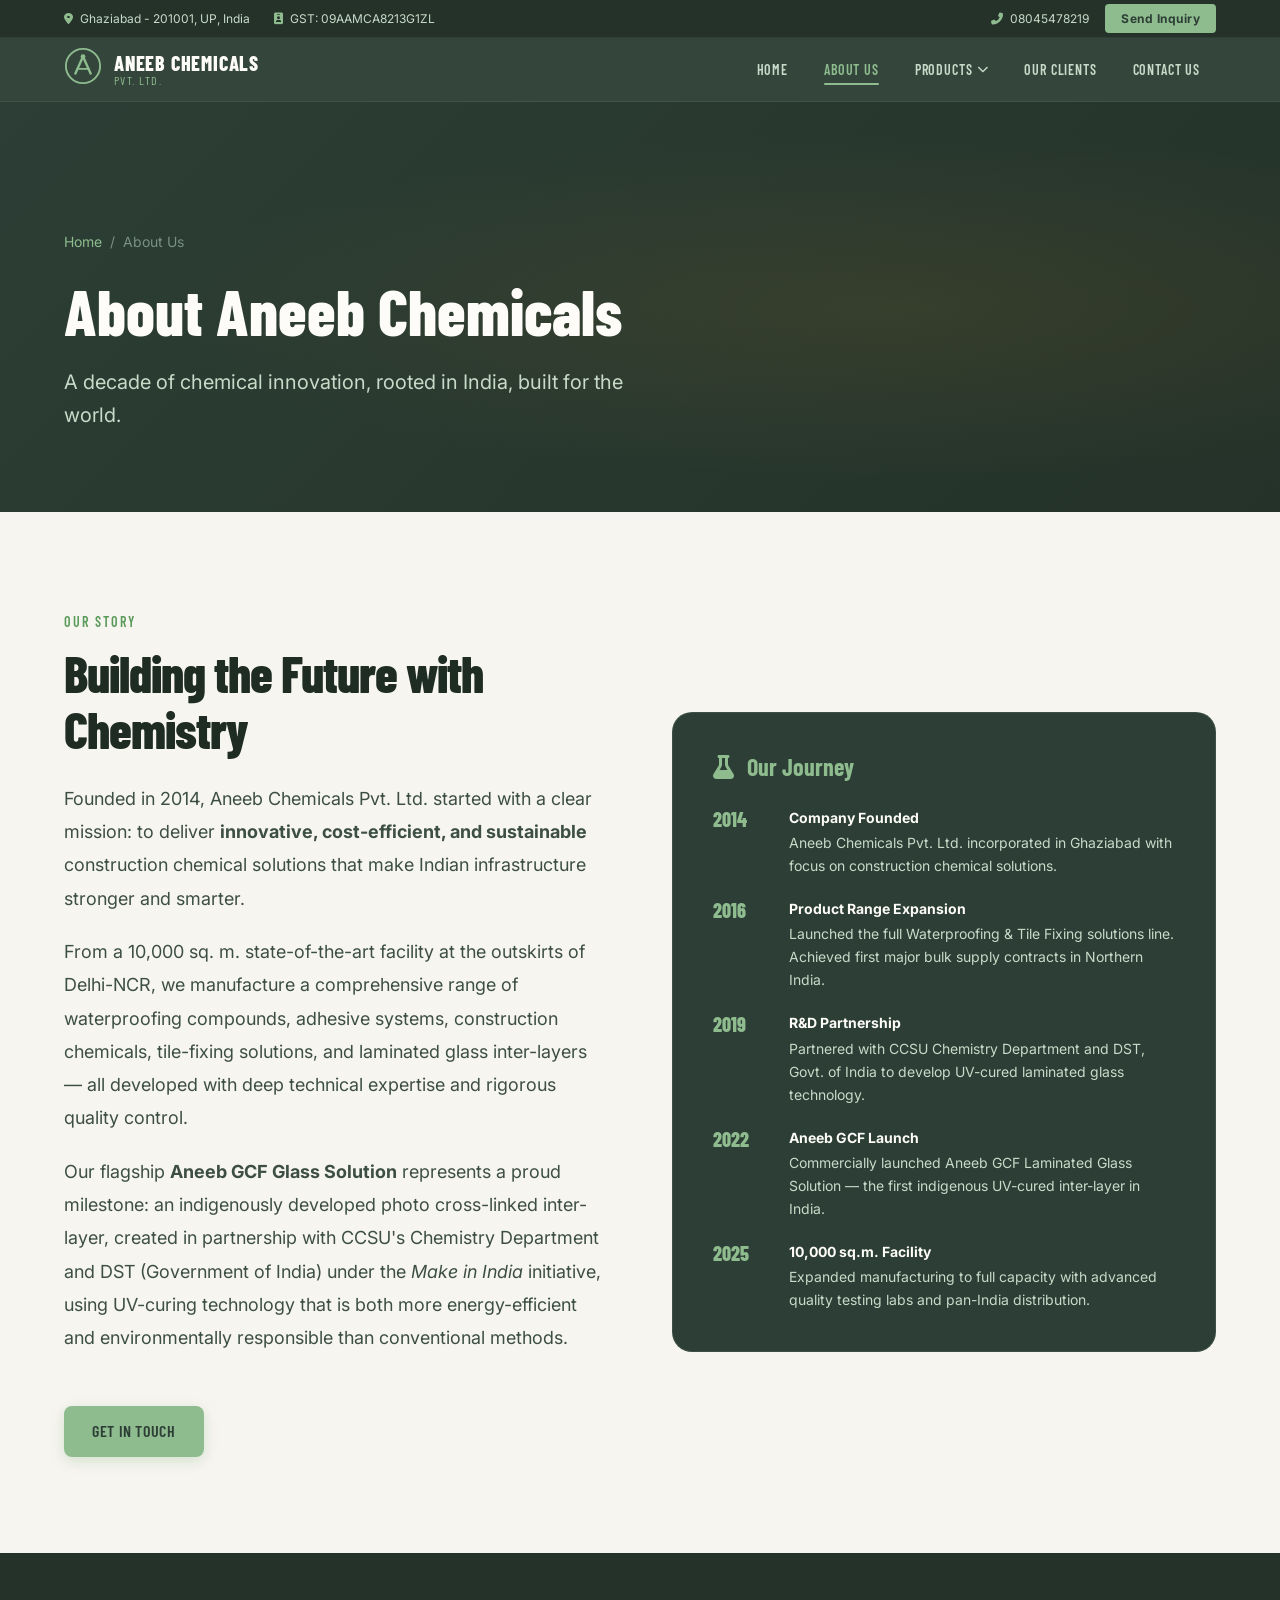
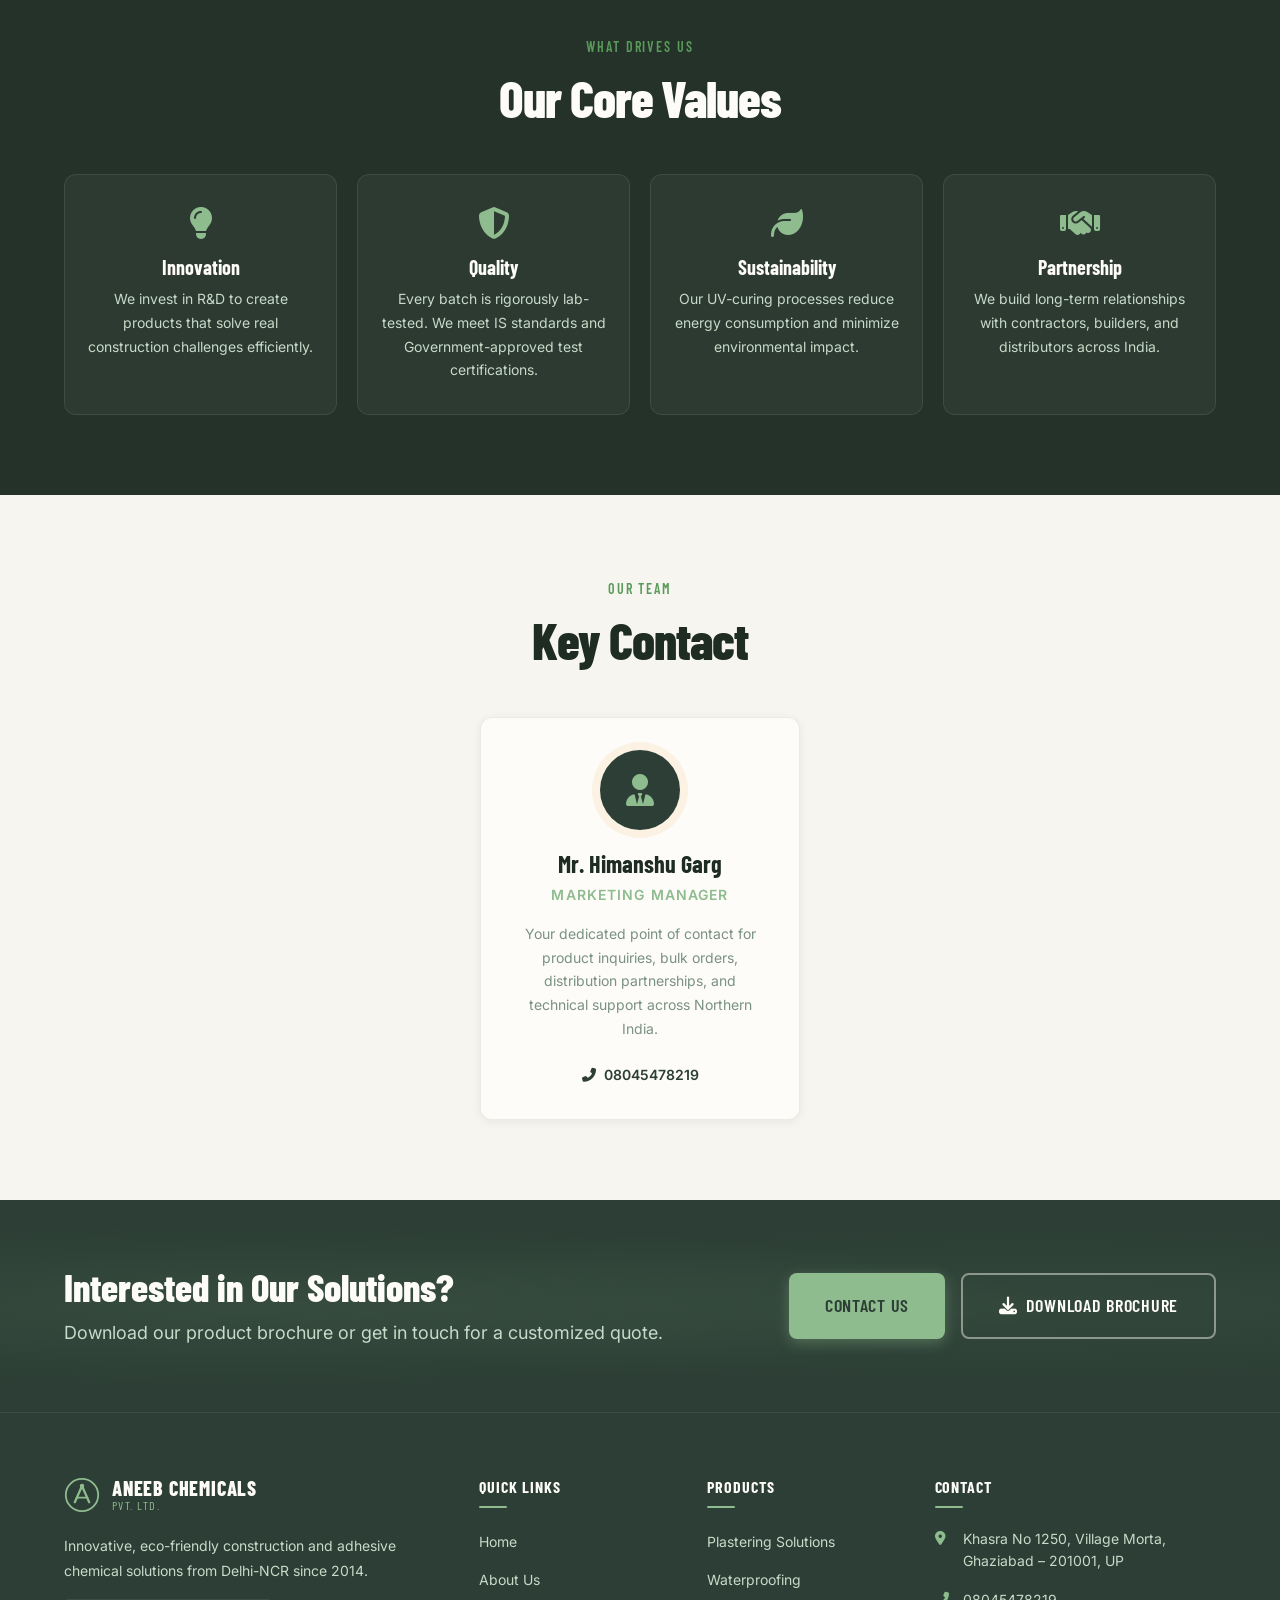
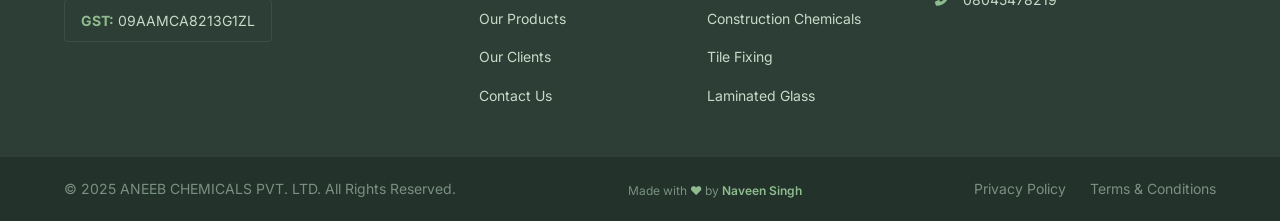
<file: aneeb-chemicals/pages/about.html>
<!DOCTYPE html>
<html lang="en">
<head>
  <meta charset="UTF-8" />
  <meta name="viewport" content="width=device-width, initial-scale=1.0" />
  <title>About Us | ANEEB CHEMICALS PVT. LTD.</title>
  <link rel="preconnect" href="https://fonts.googleapis.com" />
  <link rel="preconnect" href="https://fonts.gstatic.com" crossorigin />
  <link href="https://fonts.googleapis.com/css2?family=Inter:wght@300;400;500;600;700&family=Barlow+Condensed:wght@400;600;700;800&display=swap" rel="stylesheet" />
  <link rel="stylesheet" href="https://cdnjs.cloudflare.com/ajax/libs/font-awesome/6.5.0/css/all.min.css" />
  <link rel="stylesheet" href="../css/variables.css" />
  <link rel="stylesheet" href="../css/reset.css" />
  <link rel="stylesheet" href="../css/layout.css" />
  <link rel="stylesheet" href="../css/navbar.css" />
  <link rel="stylesheet" href="../css/sections.css" />
  <link rel="stylesheet" href="../css/animations.css" />
  <link rel="stylesheet" href="../css/footer.css" />
  <link rel="stylesheet" href="../css/responsive.css" />
  <style>
    .page-hero {
      background: linear-gradient(135deg, var(--primary) 0%, var(--bg-chem) 100%);
      padding: calc(var(--navbar-h) + var(--space-16)) 0 var(--space-20);
      position: relative;
      overflow: hidden;
    }
    .page-hero::before {
      content: '';
      position: absolute;
      inset: 0;
      background: radial-gradient(ellipse at 70% 50%, rgba(232,160,32,0.08) 0%, transparent 60%);
      pointer-events: none;
    }
    .page-hero__content { position: relative; z-index: 1; }
    .page-hero h1 {
      font-family: var(--font-display);
      font-size: clamp(var(--text-4xl), 5vw, var(--text-6xl));
      font-weight: 800;
      color: var(--text-white);
      margin-bottom: var(--space-4);
    }
    .page-hero p {
      font-size: var(--text-xl);
      color: var(--text-light);
      max-width: 560px;
    }
    .breadcrumb {
      display: flex;
      align-items: center;
      gap: var(--space-2);
      font-size: var(--text-sm);
      color: var(--text-muted);
      margin-bottom: var(--space-5);
    }
    .breadcrumb a { color: var(--accent); }
    .breadcrumb span { color: var(--text-muted); }

    .about-story {
      background: var(--bg-light);
      padding-block: var(--space-24);
    }
    .about-story__grid {
      display: grid;
      grid-template-columns: 1fr 1fr;
      gap: var(--space-16);
      align-items: center;
    }
    .about-story__text p {
      color: var(--text-body);
      line-height: 1.85;
      margin-bottom: var(--space-5);
      font-size: var(--text-lg);
    }
    .about-story__text p:last-child { margin-bottom: 0; }
    .about-story__visual {
      background: var(--primary);
      border-radius: var(--radius-lg);
      padding: var(--space-10);
      border: 1px solid var(--border-dark);
    }
    .about-story__visual h3 {
      font-family: var(--font-display);
      font-size: var(--text-2xl);
      color: var(--accent);
      margin-bottom: var(--space-6);
    }
    .timeline { display: flex; flex-direction: column; gap: var(--space-5); }
    .timeline-item {
      display: flex;
      gap: var(--space-4);
      align-items: flex-start;
    }
    .timeline-year {
      font-family: var(--font-display);
      font-size: var(--text-xl);
      font-weight: 800;
      color: var(--accent);
      min-width: 60px;
      line-height: 1.3;
    }
    .timeline-content { font-size: var(--text-sm); color: var(--text-light); line-height: 1.65; }
    .timeline-content strong { color: var(--text-white); display: block; margin-bottom: 2px; }

    .values-section { background: var(--bg-chem); padding-block: var(--space-20); }
    .values-grid {
      display: grid;
      grid-template-columns: repeat(4, 1fr);
      gap: var(--space-5);
      margin-top: var(--space-10);
    }
    .value-card {
      background: rgba(255,255,255,0.04);
      border: 1px solid var(--border-dark);
      border-radius: var(--radius-md);
      padding: var(--space-8) var(--space-5);
      text-align: center;
      transition: border-color var(--transition-base), transform var(--transition-spring);
    }
    .value-card:hover { border-color: var(--accent); transform: translateY(-4px); }
    .value-card i { font-size: 2rem; color: var(--accent); margin-bottom: var(--space-4); display: block; }
    .value-card h4 { font-family: var(--font-display); font-size: var(--text-xl); color: var(--text-white); margin-bottom: var(--space-2); }
    .value-card p { font-size: var(--text-sm); color: var(--text-light); line-height: 1.7; }

    .team-section { background: var(--bg-light); padding-block: var(--space-20); }
    .team-card {
      background: var(--bg-card);
      border-radius: var(--radius-md);
      padding: var(--space-8);
      border: 1px solid rgba(0,0,0,0.07);
      box-shadow: var(--shadow-sm);
      text-align: center;
      max-width: 320px;
      margin: var(--space-10) auto 0;
    }
    .team-card__avatar {
      width: 80px;
      height: 80px;
      background: var(--primary);
      border-radius: 50%;
      display: flex;
      align-items: center;
      justify-content: center;
      font-size: 2rem;
      color: var(--accent);
      margin: 0 auto var(--space-5);
      box-shadow: 0 0 0 8px rgba(232,160,32,0.1);
    }
    .team-card h4 { font-family: var(--font-display); font-size: var(--text-2xl); color: var(--text-dark); margin-bottom: var(--space-1); }
    .team-card .role { color: var(--accent); font-size: var(--text-sm); font-weight: 600; text-transform: uppercase; letter-spacing: 0.08em; margin-bottom: var(--space-4); }
    .team-card p { font-size: var(--text-sm); color: var(--text-muted); line-height: 1.7; }
    .team-card__contact { margin-top: var(--space-5); }
    .team-card__contact a { display: inline-flex; align-items: center; gap: var(--space-2); color: var(--primary); font-weight: 600; font-size: var(--text-sm); }
    .team-card__contact a:hover { color: var(--accent); }

    @media (max-width: 768px) {
      .about-story__grid { grid-template-columns: 1fr; }
      .values-grid { grid-template-columns: 1fr 1fr; }
    }
    @media (max-width: 480px) {
      .values-grid { grid-template-columns: 1fr; }
    }
  </style>
</head>
<body>

  <div class="topbar">
    <div class="container topbar__inner">
      <div class="topbar__left">
        <span><i class="fa fa-map-marker-alt"></i> Ghaziabad - 201001, UP, India</span>
        <span><i class="fa fa-id-badge"></i> GST: 09AAMCA8213G1ZL</span>
      </div>
      <div class="topbar__right">
        <a href="tel:08045478219"><i class="fa fa-phone-alt"></i> 08045478219</a>
        <a href="contact.html" class="topbar__cta">Send Inquiry</a>
      </div>
    </div>
  </div>

  <nav class="navbar" id="navbar">
    <div class="container navbar__inner">
      <a href="../index.html" class="navbar__brand">
        <div class="navbar__logo-icon">
          <svg viewBox="0 0 40 40" fill="none" xmlns="http://www.w3.org/2000/svg">
            <circle cx="20" cy="20" r="18" stroke="var(--accent)" stroke-width="2"/>
            <path d="M12 28 L20 10 L28 28" stroke="var(--accent)" stroke-width="2.5" stroke-linecap="round" stroke-linejoin="round"/>
            <path d="M14 23 h12" stroke="var(--accent)" stroke-width="2" stroke-linecap="round"/>
            <circle cx="20" cy="10" r="2.5" fill="var(--accent)"/>
          </svg>
        </div>
        <div class="navbar__brand-text">
          <span class="brand-name">ANEEB CHEMICALS</span>
          <span class="brand-sub">PVT. LTD.</span>
        </div>
      </a>
      <button class="navbar__toggle" id="navToggle"><span></span><span></span><span></span></button>
      <ul class="navbar__menu" id="navMenu">
        <li><a href="../index.html" class="nav-link">Home</a></li>
        <li><a href="about.html" class="nav-link active">About Us</a></li>
        <li class="nav-dropdown">
          <a href="products.html" class="nav-link">Products <i class="fa fa-chevron-down"></i></a>
          <ul class="dropdown-menu">
            <li><a href="products.html#plastering">Internal Plastering Solution</a></li>
            <li><a href="products.html#waterproofing">Waterproofing Solution</a></li>
            <li><a href="products.html#construction">Construction Chemicals</a></li>
            <li><a href="products.html#tile">Tile Fixing Solution</a></li>
            <li><a href="products.html#glass">Laminated Glass Solution</a></li>
          </ul>
        </li>
        <li><a href="clients.html" class="nav-link">Our Clients</a></li>
        <li><a href="contact.html" class="nav-link">Contact Us</a></li>
      </ul>
    </div>
  </nav>

  <!-- Page Hero -->
  <section class="page-hero">
    <div class="container page-hero__content">
      <div class="breadcrumb">
        <a href="../index.html">Home</a>
        <span>/</span>
        <span>About Us</span>
      </div>
      <h1 class="reveal-up">About Aneeb Chemicals</h1>
      <p class="reveal-up delay-1">A decade of chemical innovation, rooted in India, built for the world.</p>
    </div>
  </section>

  <!-- Our Story -->
  <section class="about-story">
    <div class="container about-story__grid">
      <div class="about-story__text reveal-left">
        <div class="section-eyebrow">Our Story</div>
        <h2 class="section-title" style="margin-bottom: var(--space-6);">Building the Future with Chemistry</h2>
        <p>Founded in 2014, Aneeb Chemicals Pvt. Ltd. started with a clear mission: to deliver <strong>innovative, cost-efficient, and sustainable</strong> construction chemical solutions that make Indian infrastructure stronger and smarter.</p>
        <p>From a 10,000 sq. m. state-of-the-art facility at the outskirts of Delhi-NCR, we manufacture a comprehensive range of waterproofing compounds, adhesive systems, construction chemicals, tile-fixing solutions, and laminated glass inter-layers — all developed with deep technical expertise and rigorous quality control.</p>
        <p>Our flagship <strong>Aneeb GCF Glass Solution</strong> represents a proud milestone: an indigenously developed photo cross-linked inter-layer, created in partnership with CCSU's Chemistry Department and DST (Government of India) under the <em>Make in India</em> initiative, using UV-curing technology that is both more energy-efficient and environmentally responsible than conventional methods.</p>
        <a href="contact.html" class="btn btn--primary mt-2">Get In Touch</a>
      </div>
      <div class="about-story__visual reveal-right">
        <h3><i class="fa fa-flask" style="margin-right: 8px;"></i> Our Journey</h3>
        <div class="timeline">
          <div class="timeline-item">
            <div class="timeline-year">2014</div>
            <div class="timeline-content">
              <strong>Company Founded</strong>
              Aneeb Chemicals Pvt. Ltd. incorporated in Ghaziabad with focus on construction chemical solutions.
            </div>
          </div>
          <div class="timeline-item">
            <div class="timeline-year">2016</div>
            <div class="timeline-content">
              <strong>Product Range Expansion</strong>
              Launched the full Waterproofing & Tile Fixing solutions line. Achieved first major bulk supply contracts in Northern India.
            </div>
          </div>
          <div class="timeline-item">
            <div class="timeline-year">2019</div>
            <div class="timeline-content">
              <strong>R&D Partnership</strong>
              Partnered with CCSU Chemistry Department and DST, Govt. of India to develop UV-cured laminated glass technology.
            </div>
          </div>
          <div class="timeline-item">
            <div class="timeline-year">2022</div>
            <div class="timeline-content">
              <strong>Aneeb GCF Launch</strong>
              Commercially launched Aneeb GCF Laminated Glass Solution — the first indigenous UV-cured inter-layer in India.
            </div>
          </div>
          <div class="timeline-item">
            <div class="timeline-year">2025</div>
            <div class="timeline-content">
              <strong>10,000 sq.m. Facility</strong>
              Expanded manufacturing to full capacity with advanced quality testing labs and pan-India distribution.
            </div>
          </div>
        </div>
      </div>
    </div>
  </section>

  <!-- Values -->
  <section class="values-section">
    <div class="container">
      <div class="section-header reveal-up">
        <div class="section-eyebrow">What Drives Us</div>
        <h2 class="section-title light">Our Core Values</h2>
      </div>
      <div class="values-grid">
        <div class="value-card reveal-up">
          <i class="fa fa-lightbulb"></i>
          <h4>Innovation</h4>
          <p>We invest in R&D to create products that solve real construction challenges efficiently.</p>
        </div>
        <div class="value-card reveal-up delay-1">
          <i class="fa fa-shield-halved"></i>
          <h4>Quality</h4>
          <p>Every batch is rigorously lab-tested. We meet IS standards and Government-approved test certifications.</p>
        </div>
        <div class="value-card reveal-up delay-2">
          <i class="fa fa-leaf"></i>
          <h4>Sustainability</h4>
          <p>Our UV-curing processes reduce energy consumption and minimize environmental impact.</p>
        </div>
        <div class="value-card reveal-up delay-3">
          <i class="fa fa-handshake"></i>
          <h4>Partnership</h4>
          <p>We build long-term relationships with contractors, builders, and distributors across India.</p>
        </div>
      </div>
    </div>
  </section>

  <!-- Key Contact -->
  <section class="team-section">
    <div class="container">
      <div class="section-header reveal-up">
        <div class="section-eyebrow">Our Team</div>
        <h2 class="section-title">Key Contact</h2>
      </div>
      <div class="team-card reveal-up">
        <div class="team-card__avatar"><i class="fa fa-user-tie"></i></div>
        <h4>Mr. Himanshu Garg</h4>
        <div class="role">Marketing Manager</div>
        <p>Your dedicated point of contact for product inquiries, bulk orders, distribution partnerships, and technical support across Northern India.</p>
        <div class="team-card__contact">
          <a href="tel:08045478219"><i class="fa fa-phone-alt"></i> 08045478219</a>
        </div>
      </div>
    </div>
  </section>

  <!-- CTA -->
  <section class="cta-banner">
    <div class="cta-banner__bg"></div>
    <div class="container cta-banner__inner reveal-up">
      <div>
        <h2>Interested in Our Solutions?</h2>
        <p>Download our product brochure or get in touch for a customized quote.</p>
      </div>
      <div class="cta-banner__actions">
        <a href="contact.html" class="btn btn--primary btn--lg">Contact Us</a>
        <a href="https://tiimg.tistatic.com/new_website1/catalogs/88626/download-brochure.pdf" class="btn btn--outline btn--lg" target="_blank" rel="noopener">
          <i class="fa fa-download"></i> Download Brochure
        </a>
      </div>
    </div>
  </section>

  <footer class="footer">
    <div class="footer__main">
      <div class="container footer__grid">
        <div class="footer__col footer__brand">
          <div class="footer__logo">
            <svg viewBox="0 0 40 40" fill="none" xmlns="http://www.w3.org/2000/svg" width="36" height="36">
              <circle cx="20" cy="20" r="18" stroke="var(--accent)" stroke-width="2"/>
              <path d="M12 28 L20 10 L28 28" stroke="var(--accent)" stroke-width="2.5" stroke-linecap="round" stroke-linejoin="round"/>
              <path d="M14 23 h12" stroke="var(--accent)" stroke-width="2" stroke-linecap="round"/>
              <circle cx="20" cy="10" r="2.5" fill="var(--accent)"/>
            </svg>
            <div><span class="brand-name">ANEEB CHEMICALS</span><span class="brand-sub">PVT. LTD.</span></div>
          </div>
          <p>Innovative, eco-friendly construction and adhesive chemical solutions from Delhi-NCR since 2014.</p>
          <p class="footer__gst"><strong>GST:</strong> 09AAMCA8213G1ZL</p>
        </div>
        <div class="footer__col">
          <h5>Quick Links</h5>
          <ul>
            <li><a href="../index.html">Home</a></li>
            <li><a href="about.html">About Us</a></li>
            <li><a href="products.html">Our Products</a></li>
            <li><a href="clients.html">Our Clients</a></li>
            <li><a href="contact.html">Contact Us</a></li>
          </ul>
        </div>
        <div class="footer__col">
          <h5>Products</h5>
          <ul>
            <li><a href="products.html#plastering">Plastering Solutions</a></li>
            <li><a href="products.html#waterproofing">Waterproofing</a></li>
            <li><a href="products.html#construction">Construction Chemicals</a></li>
            <li><a href="products.html#tile">Tile Fixing</a></li>
            <li><a href="products.html#glass">Laminated Glass</a></li>
          </ul>
        </div>
        <div class="footer__col footer__contact">
          <h5>Contact</h5>
          <ul>
            <li><i class="fa fa-map-marker-alt"></i><span>Khasra No 1250, Village Morta, Ghaziabad – 201001, UP</span></li>
            <li><i class="fa fa-phone-alt"></i><a href="tel:08045478219">08045478219</a></li>
          </ul>
        </div>
      </div>
    </div>
    <div class="footer__bottom">
      <div class="container footer__bottom-inner">
        <p>© 2025 ANEEB CHEMICALS PVT. LTD. All Rights Reserved.</p>
        <p style="font-size:var(--text-xs);color:var(--text-muted);margin-top:var(--space-1);">Made with <span style="color:var(--accent);">♥</span> by <a href="https://www.linkedin.com/in/naveen-singh-5865382a4/" target="_blank" rel="noopener" style="color:var(--accent);font-weight:600;">Naveen Singh</a></p>
        <div class="footer__legal">
          <a href="privacy.html">Privacy Policy</a>
          <a href="terms.html">Terms & Conditions</a>
        </div>
      </div>
    </div>
  </footer>

  <button class="back-to-top" id="backToTop"><i class="fa fa-chevron-up"></i></button>

  <script src="../js/utils.js"></script>
  <script src="../js/navbar.js"></script>
  <script src="../js/animations.js"></script>
  <script src="../js/main.js"></script>
</body>
</html>
</file>
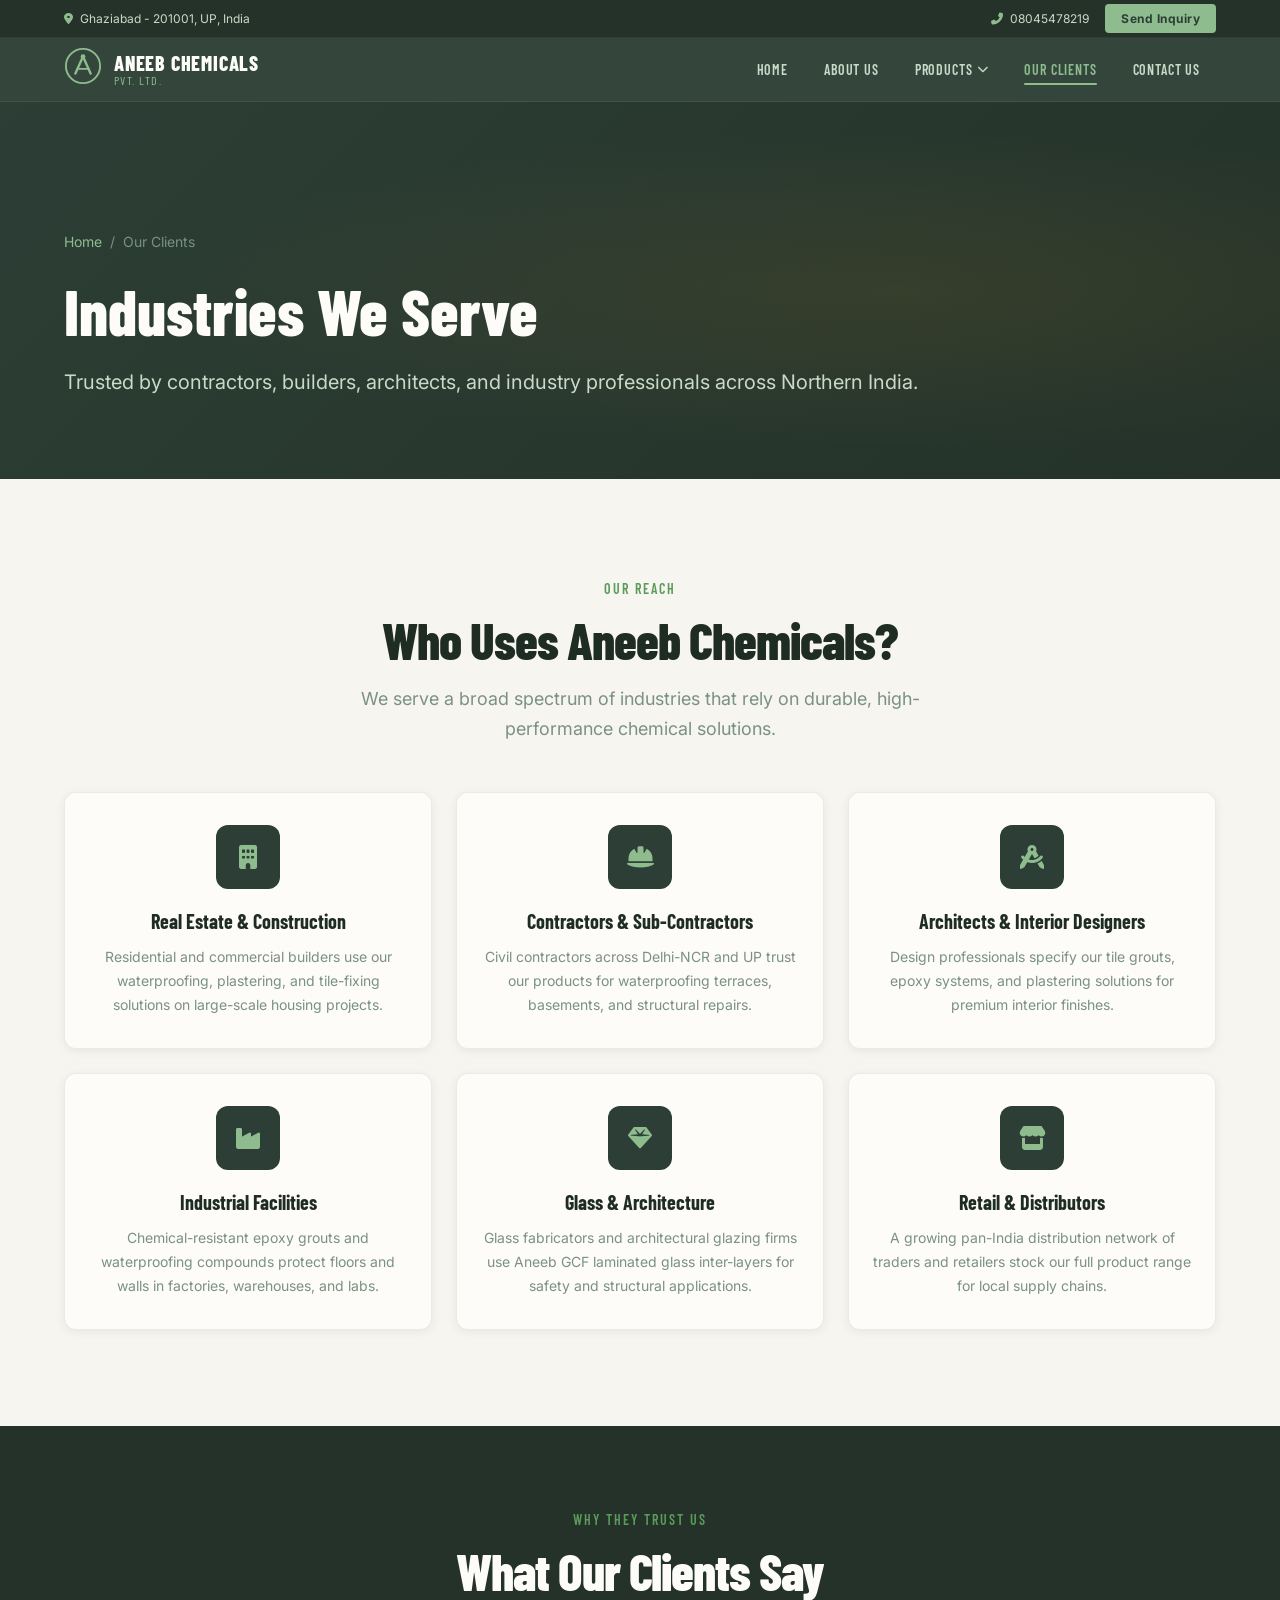
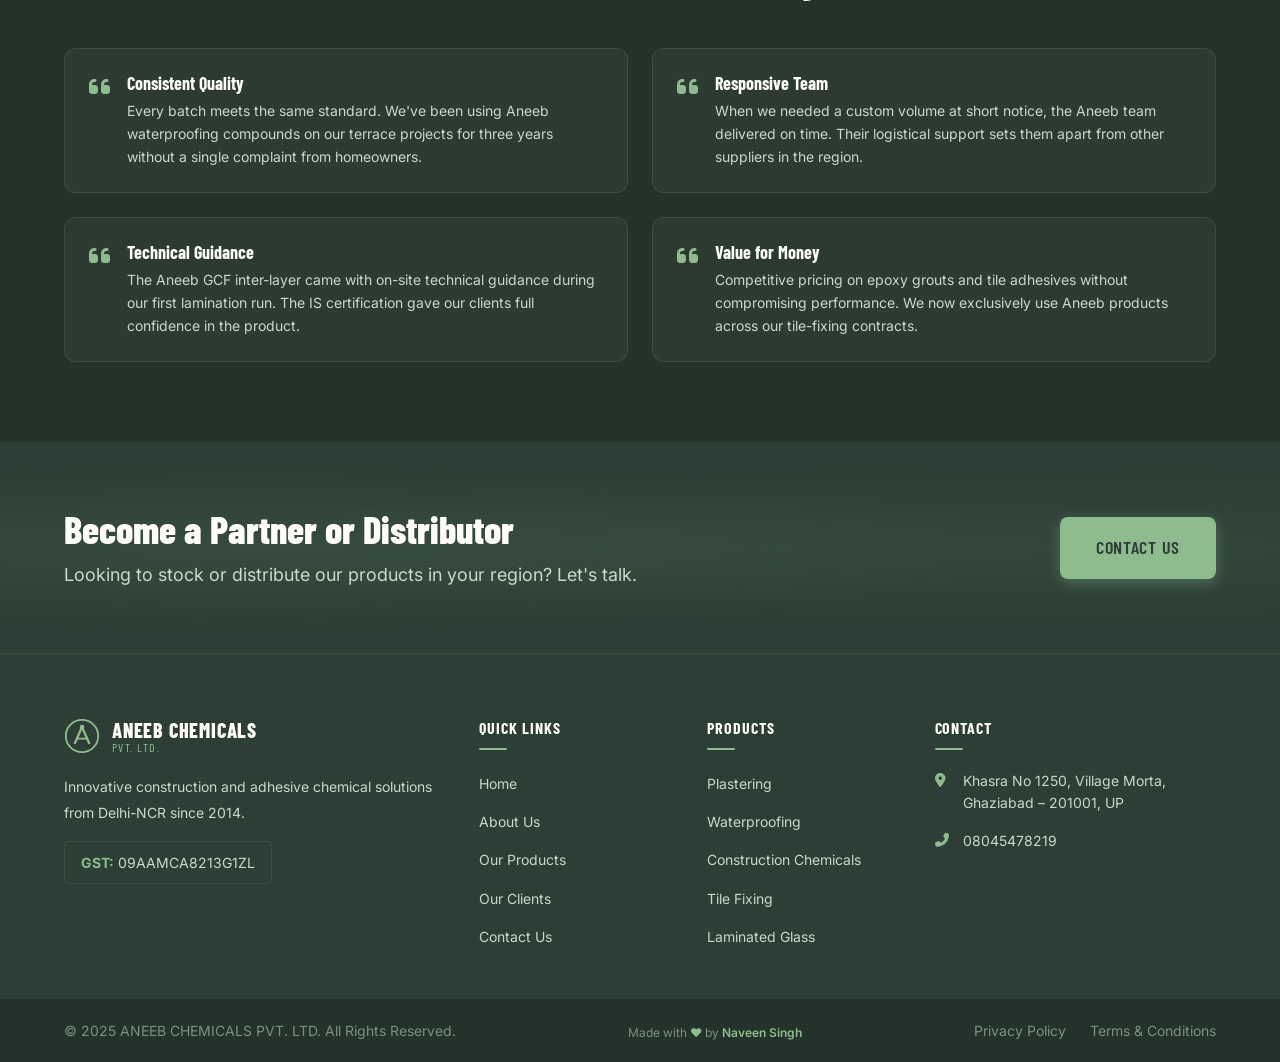
<file: aneeb-chemicals/pages/clients.html>
<!DOCTYPE html>
<html lang="en">
<head>
  <meta charset="UTF-8" />
  <meta name="viewport" content="width=device-width, initial-scale=1.0" />
  <title>Our Clients | ANEEB CHEMICALS PVT. LTD.</title>
  <link rel="preconnect" href="https://fonts.googleapis.com" />
  <link rel="preconnect" href="https://fonts.gstatic.com" crossorigin />
  <link href="https://fonts.googleapis.com/css2?family=Inter:wght@300;400;500;600;700&family=Barlow+Condensed:wght@400;600;700;800&display=swap" rel="stylesheet" />
  <link rel="stylesheet" href="https://cdnjs.cloudflare.com/ajax/libs/font-awesome/6.5.0/css/all.min.css" />
  <link rel="stylesheet" href="../css/variables.css" />
  <link rel="stylesheet" href="../css/reset.css" />
  <link rel="stylesheet" href="../css/layout.css" />
  <link rel="stylesheet" href="../css/navbar.css" />
  <link rel="stylesheet" href="../css/sections.css" />
  <link rel="stylesheet" href="../css/animations.css" />
  <link rel="stylesheet" href="../css/footer.css" />
  <link rel="stylesheet" href="../css/responsive.css" />
  <style>
    .page-hero {
      background: linear-gradient(135deg, var(--primary) 0%, var(--bg-chem) 100%);
      padding: calc(var(--navbar-h) + var(--space-16)) 0 var(--space-20);
      position: relative; overflow: hidden;
    }
    .page-hero::before {
      content: ''; position: absolute; inset: 0;
      background: radial-gradient(ellipse at 70% 50%, rgba(232,160,32,0.08) 0%, transparent 60%);
    }
    .page-hero__content { position: relative; z-index: 1; }
    .page-hero h1 {
      font-family: var(--font-display);
      font-size: clamp(var(--text-4xl), 5vw, var(--text-6xl));
      font-weight: 800; color: var(--text-white); margin-bottom: var(--space-4);
    }
    .page-hero p { font-size: var(--text-xl); color: var(--text-light); }
    .breadcrumb {
      display: flex; align-items: center; gap: var(--space-2);
      font-size: var(--text-sm); color: var(--text-muted); margin-bottom: var(--space-5);
    }
    .breadcrumb a { color: var(--accent); }

    .clients-section { background: var(--bg-light); padding-block: var(--space-24); }

    .industries-grid {
      display: grid; grid-template-columns: repeat(3, 1fr); gap: var(--space-6);
      margin-top: var(--space-12);
    }
    .industry-card {
      background: var(--bg-card); border: 1px solid rgba(0,0,0,0.07);
      border-radius: var(--radius-md); padding: var(--space-8) var(--space-6);
      box-shadow: var(--shadow-sm); text-align: center;
      transition: transform var(--transition-spring), box-shadow var(--transition-base), border-color var(--transition-base);
    }
    .industry-card:hover { transform: translateY(-5px); box-shadow: var(--shadow-lg); border-color: rgba(232,160,32,0.25); }
    .industry-card__icon {
      width: 64px; height: 64px; border-radius: var(--radius-md);
      background: var(--primary); display: flex; align-items: center; justify-content: center;
      font-size: var(--text-2xl); color: var(--accent); margin: 0 auto var(--space-5);
    }
    .industry-card h4 { font-family: var(--font-display); font-size: var(--text-xl); color: var(--text-dark); margin-bottom: var(--space-3); }
    .industry-card p { font-size: var(--text-sm); color: var(--text-muted); line-height: 1.7; }

    .trust-section { background: var(--bg-chem); padding-block: var(--space-20); }
    .trust-items {
      display: grid; grid-template-columns: repeat(2, 1fr); gap: var(--space-6); margin-top: var(--space-10);
    }
    .trust-item {
      display: flex; gap: var(--space-4); align-items: flex-start;
      background: rgba(255,255,255,0.04); border: 1px solid var(--border-dark);
      border-radius: var(--radius-md); padding: var(--space-6);
    }
    .trust-item i { font-size: 1.5rem; color: var(--accent); margin-top: 2px; flex-shrink: 0; }
    .trust-item h5 { font-family: var(--font-display); font-size: var(--text-lg); color: var(--text-white); margin-bottom: var(--space-1); }
    .trust-item p { font-size: var(--text-sm); color: var(--text-light); line-height: 1.65; }

    @media (max-width: 768px) {
      .industries-grid { grid-template-columns: 1fr 1fr; }
      .trust-items { grid-template-columns: 1fr; }
    }
    @media (max-width: 480px) {
      .industries-grid { grid-template-columns: 1fr; }
    }
  </style>
</head>
<body>

  <div class="topbar">
    <div class="container topbar__inner">
      <div class="topbar__left">
        <span><i class="fa fa-map-marker-alt"></i> Ghaziabad - 201001, UP, India</span>
      </div>
      <div class="topbar__right">
        <a href="tel:08045478219"><i class="fa fa-phone-alt"></i> 08045478219</a>
        <a href="contact.html" class="topbar__cta">Send Inquiry</a>
      </div>
    </div>
  </div>

  <nav class="navbar" id="navbar">
    <div class="container navbar__inner">
      <a href="../index.html" class="navbar__brand">
        <div class="navbar__logo-icon">
          <svg viewBox="0 0 40 40" fill="none" xmlns="http://www.w3.org/2000/svg">
            <circle cx="20" cy="20" r="18" stroke="var(--accent)" stroke-width="2"/>
            <path d="M12 28 L20 10 L28 28" stroke="var(--accent)" stroke-width="2.5" stroke-linecap="round" stroke-linejoin="round"/>
            <path d="M14 23 h12" stroke="var(--accent)" stroke-width="2" stroke-linecap="round"/>
            <circle cx="20" cy="10" r="2.5" fill="var(--accent)"/>
          </svg>
        </div>
        <div class="navbar__brand-text">
          <span class="brand-name">ANEEB CHEMICALS</span>
          <span class="brand-sub">PVT. LTD.</span>
        </div>
      </a>
      <button class="navbar__toggle" id="navToggle"><span></span><span></span><span></span></button>
      <ul class="navbar__menu" id="navMenu">
        <li><a href="../index.html" class="nav-link">Home</a></li>
        <li><a href="about.html" class="nav-link">About Us</a></li>
        <li class="nav-dropdown">
          <a href="products.html" class="nav-link">Products <i class="fa fa-chevron-down"></i></a>
          <ul class="dropdown-menu">
            <li><a href="products.html#plastering">Internal Plastering Solution</a></li>
            <li><a href="products.html#waterproofing">Waterproofing Solution</a></li>
            <li><a href="products.html#construction">Construction Chemicals</a></li>
            <li><a href="products.html#tile">Tile Fixing Solution</a></li>
            <li><a href="products.html#glass">Laminated Glass Solution</a></li>
          </ul>
        </li>
        <li><a href="clients.html" class="nav-link active">Our Clients</a></li>
        <li><a href="contact.html" class="nav-link">Contact Us</a></li>
      </ul>
    </div>
  </nav>

  <section class="page-hero">
    <div class="container page-hero__content">
      <div class="breadcrumb"><a href="../index.html">Home</a><span>/</span><span>Our Clients</span></div>
      <h1 class="reveal-up">Industries We Serve</h1>
      <p class="reveal-up delay-1">Trusted by contractors, builders, architects, and industry professionals across Northern India.</p>
    </div>
  </section>

  <section class="clients-section">
    <div class="container">
      <div class="section-header reveal-up">
        <div class="section-eyebrow">Our Reach</div>
        <h2 class="section-title">Who Uses Aneeb Chemicals?</h2>
        <p class="section-desc">We serve a broad spectrum of industries that rely on durable, high-performance chemical solutions.</p>
      </div>
      <div class="industries-grid">
        <div class="industry-card reveal-up">
          <div class="industry-card__icon"><i class="fa fa-building"></i></div>
          <h4>Real Estate & Construction</h4>
          <p>Residential and commercial builders use our waterproofing, plastering, and tile-fixing solutions on large-scale housing projects.</p>
        </div>
        <div class="industry-card reveal-up delay-1">
          <div class="industry-card__icon"><i class="fa fa-hard-hat"></i></div>
          <h4>Contractors & Sub-Contractors</h4>
          <p>Civil contractors across Delhi-NCR and UP trust our products for waterproofing terraces, basements, and structural repairs.</p>
        </div>
        <div class="industry-card reveal-up delay-2">
          <div class="industry-card__icon"><i class="fa fa-drafting-compass"></i></div>
          <h4>Architects & Interior Designers</h4>
          <p>Design professionals specify our tile grouts, epoxy systems, and plastering solutions for premium interior finishes.</p>
        </div>
        <div class="industry-card reveal-up delay-3">
          <div class="industry-card__icon"><i class="fa fa-industry"></i></div>
          <h4>Industrial Facilities</h4>
          <p>Chemical-resistant epoxy grouts and waterproofing compounds protect floors and walls in factories, warehouses, and labs.</p>
        </div>
        <div class="industry-card reveal-up delay-4">
          <div class="industry-card__icon"><i class="fa fa-gem"></i></div>
          <h4>Glass & Architecture</h4>
          <p>Glass fabricators and architectural glazing firms use Aneeb GCF laminated glass inter-layers for safety and structural applications.</p>
        </div>
        <div class="industry-card reveal-up delay-5">
          <div class="industry-card__icon"><i class="fa fa-store"></i></div>
          <h4>Retail & Distributors</h4>
          <p>A growing pan-India distribution network of traders and retailers stock our full product range for local supply chains.</p>
        </div>
      </div>
    </div>
  </section>

  <section class="trust-section">
    <div class="container">
      <div class="section-header reveal-up">
        <div class="section-eyebrow">Why They Trust Us</div>
        <h2 class="section-title light">What Our Clients Say</h2>
      </div>
      <div class="trust-items">
        <div class="trust-item reveal-up">
          <i class="fa fa-quote-left"></i>
          <div>
            <h5>Consistent Quality</h5>
            <p>Every batch meets the same standard. We've been using Aneeb waterproofing compounds on our terrace projects for three years without a single complaint from homeowners.</p>
          </div>
        </div>
        <div class="trust-item reveal-up delay-1">
          <i class="fa fa-quote-left"></i>
          <div>
            <h5>Responsive Team</h5>
            <p>When we needed a custom volume at short notice, the Aneeb team delivered on time. Their logistical support sets them apart from other suppliers in the region.</p>
          </div>
        </div>
        <div class="trust-item reveal-up delay-2">
          <i class="fa fa-quote-left"></i>
          <div>
            <h5>Technical Guidance</h5>
            <p>The Aneeb GCF inter-layer came with on-site technical guidance during our first lamination run. The IS certification gave our clients full confidence in the product.</p>
          </div>
        </div>
        <div class="trust-item reveal-up delay-3">
          <i class="fa fa-quote-left"></i>
          <div>
            <h5>Value for Money</h5>
            <p>Competitive pricing on epoxy grouts and tile adhesives without compromising performance. We now exclusively use Aneeb products across our tile-fixing contracts.</p>
          </div>
        </div>
      </div>
    </div>
  </section>

  <section class="cta-banner">
    <div class="cta-banner__bg"></div>
    <div class="container cta-banner__inner reveal-up">
      <div>
        <h2>Become a Partner or Distributor</h2>
        <p>Looking to stock or distribute our products in your region? Let's talk.</p>
      </div>
      <div class="cta-banner__actions">
        <a href="contact.html" class="btn btn--primary btn--lg">Contact Us</a>
      </div>
    </div>
  </section>

  <footer class="footer">
    <div class="footer__main">
      <div class="container footer__grid">
        <div class="footer__col footer__brand">
          <div class="footer__logo">
            <svg viewBox="0 0 40 40" fill="none" xmlns="http://www.w3.org/2000/svg" width="36" height="36">
              <circle cx="20" cy="20" r="18" stroke="var(--accent)" stroke-width="2"/>
              <path d="M12 28 L20 10 L28 28" stroke="var(--accent)" stroke-width="2.5" stroke-linecap="round" stroke-linejoin="round"/>
              <path d="M14 23 h12" stroke="var(--accent)" stroke-width="2" stroke-linecap="round"/>
              <circle cx="20" cy="10" r="2.5" fill="var(--accent)"/>
            </svg>
            <div><span class="brand-name">ANEEB CHEMICALS</span><span class="brand-sub">PVT. LTD.</span></div>
          </div>
          <p>Innovative construction and adhesive chemical solutions from Delhi-NCR since 2014.</p>
          <p class="footer__gst"><strong>GST:</strong> 09AAMCA8213G1ZL</p>
        </div>
        <div class="footer__col">
          <h5>Quick Links</h5>
          <ul>
            <li><a href="../index.html">Home</a></li>
            <li><a href="about.html">About Us</a></li>
            <li><a href="products.html">Our Products</a></li>
            <li><a href="clients.html">Our Clients</a></li>
            <li><a href="contact.html">Contact Us</a></li>
          </ul>
        </div>
        <div class="footer__col">
          <h5>Products</h5>
          <ul>
            <li><a href="products.html#plastering">Plastering</a></li>
            <li><a href="products.html#waterproofing">Waterproofing</a></li>
            <li><a href="products.html#construction">Construction Chemicals</a></li>
            <li><a href="products.html#tile">Tile Fixing</a></li>
            <li><a href="products.html#glass">Laminated Glass</a></li>
          </ul>
        </div>
        <div class="footer__col footer__contact">
          <h5>Contact</h5>
          <ul>
            <li><i class="fa fa-map-marker-alt"></i><span>Khasra No 1250, Village Morta, Ghaziabad – 201001, UP</span></li>
            <li><i class="fa fa-phone-alt"></i><a href="tel:08045478219">08045478219</a></li>
          </ul>
        </div>
      </div>
    </div>
    <div class="footer__bottom">
      <div class="container footer__bottom-inner">
        <p>© 2025 ANEEB CHEMICALS PVT. LTD. All Rights Reserved.</p>
        <p style="font-size:var(--text-xs);color:var(--text-muted);margin-top:var(--space-1);">Made with <span style="color:var(--accent);">♥</span> by <a href="https://www.linkedin.com/in/naveen-singh-5865382a4/" target="_blank" rel="noopener" style="color:var(--accent);font-weight:600;">Naveen Singh</a></p>
        <div class="footer__legal">
          <a href="privacy.html">Privacy Policy</a>
          <a href="terms.html">Terms & Conditions</a>
        </div>
      </div>
    </div>
  </footer>

  <button class="back-to-top" id="backToTop"><i class="fa fa-chevron-up"></i></button>

  <script src="../js/utils.js"></script>
  <script src="../js/navbar.js"></script>
  <script src="../js/animations.js"></script>
  <script src="../js/main.js"></script>
</body>
</html>
</file>
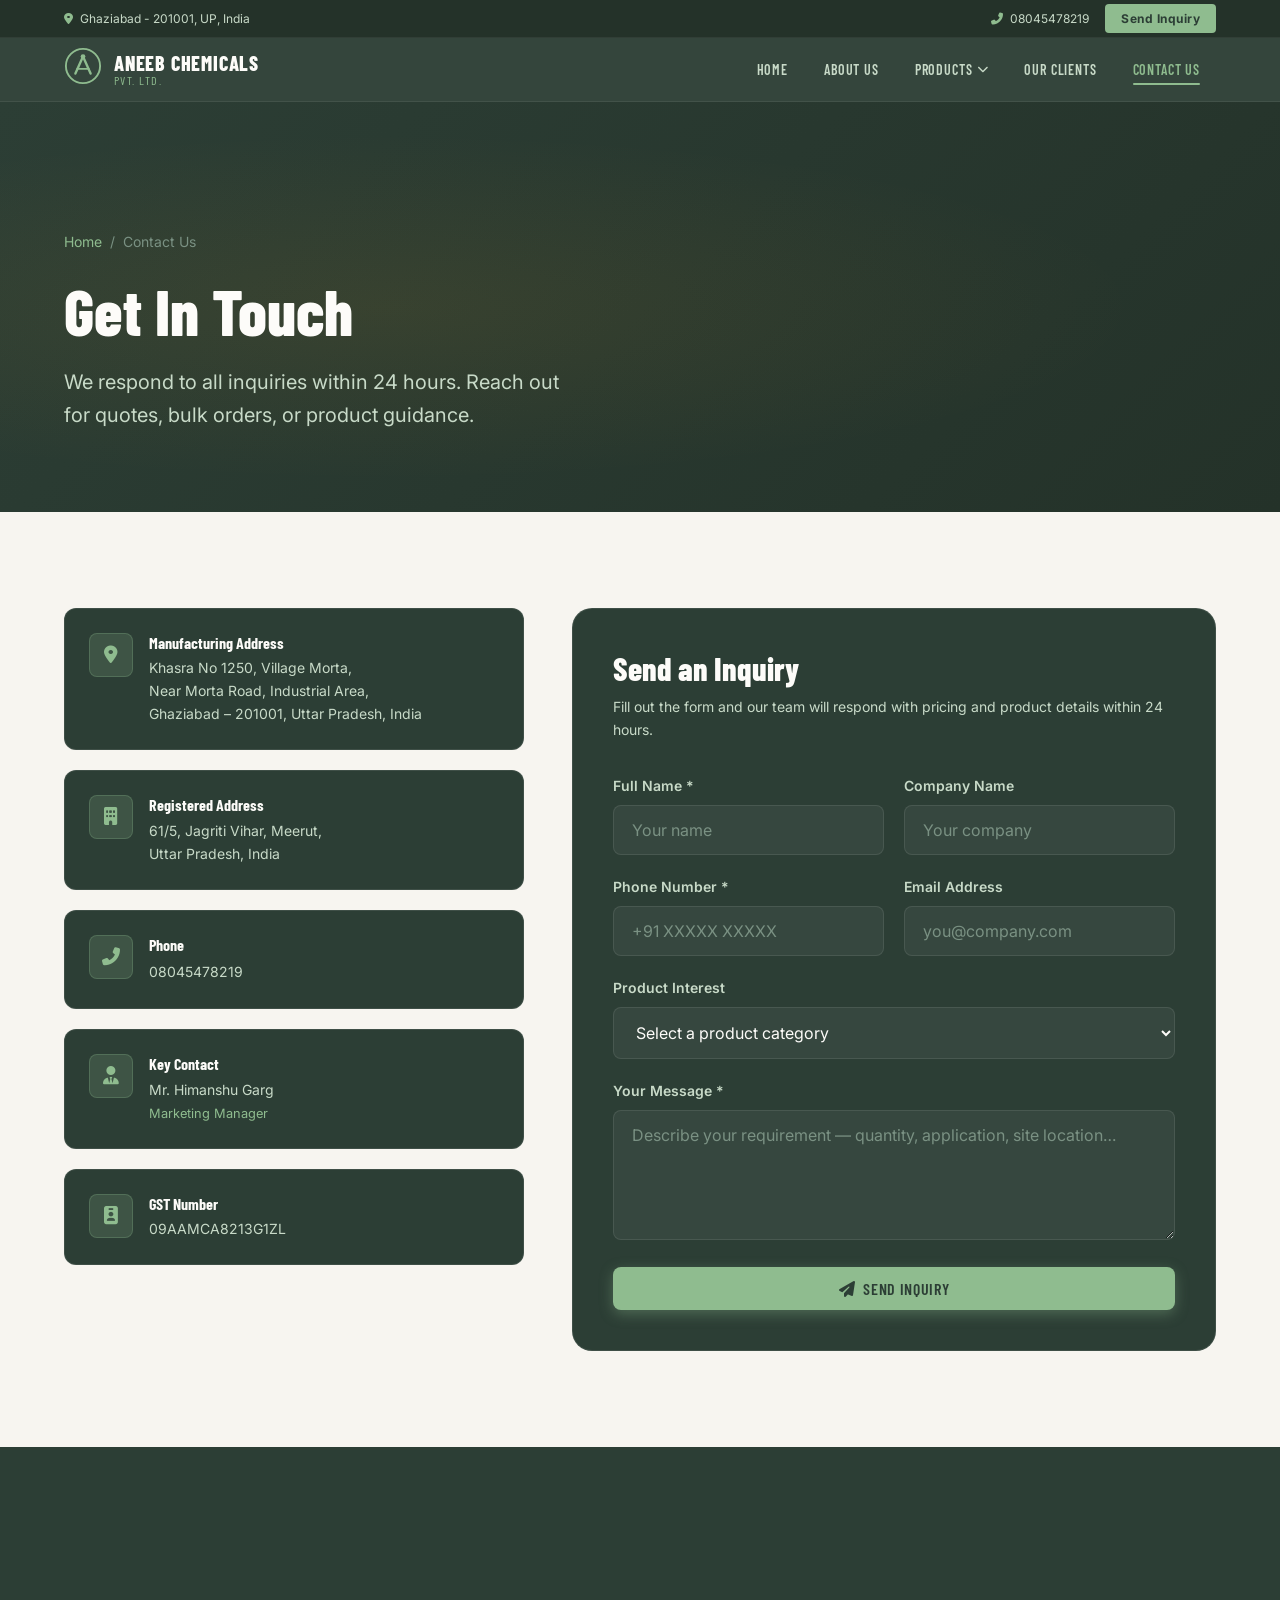
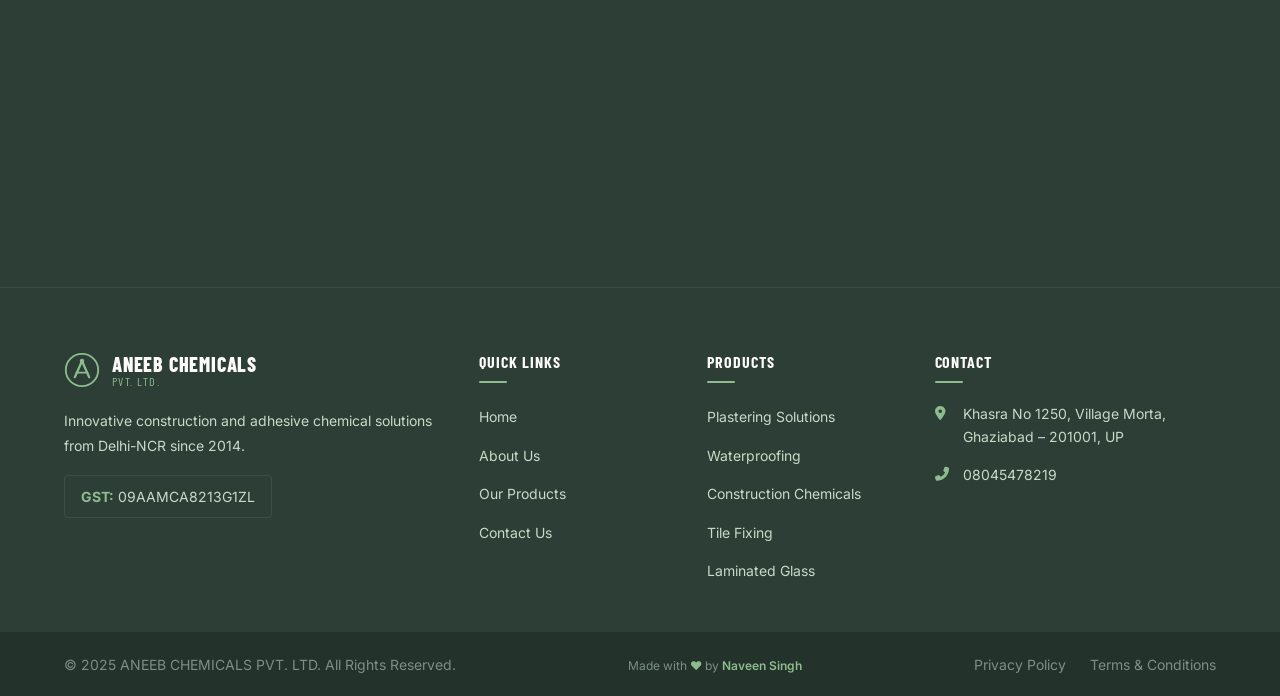
<file: aneeb-chemicals/pages/contact.html>
<!DOCTYPE html>
<html lang="en">
<head>
  <meta charset="UTF-8" />
  <meta name="viewport" content="width=device-width, initial-scale=1.0" />
  <title>Contact Us | ANEEB CHEMICALS PVT. LTD.</title>
  <link rel="preconnect" href="https://fonts.googleapis.com" />
  <link rel="preconnect" href="https://fonts.gstatic.com" crossorigin />
  <link href="https://fonts.googleapis.com/css2?family=Inter:wght@300;400;500;600;700&family=Barlow+Condensed:wght@400;600;700;800&display=swap" rel="stylesheet" />
  <link rel="stylesheet" href="https://cdnjs.cloudflare.com/ajax/libs/font-awesome/6.5.0/css/all.min.css" />
  <link rel="stylesheet" href="../css/variables.css" />
  <link rel="stylesheet" href="../css/reset.css" />
  <link rel="stylesheet" href="../css/layout.css" />
  <link rel="stylesheet" href="../css/navbar.css" />
  <link rel="stylesheet" href="../css/sections.css" />
  <link rel="stylesheet" href="../css/animations.css" />
  <link rel="stylesheet" href="../css/footer.css" />
  <link rel="stylesheet" href="../css/responsive.css" />
  <style>
    .page-hero {
      background: linear-gradient(135deg, var(--primary) 0%, var(--bg-chem) 100%);
      padding: calc(var(--navbar-h) + var(--space-16)) 0 var(--space-20);
      position: relative; overflow: hidden;
    }
    .page-hero::before {
      content: '';
      position: absolute; inset: 0;
      background: radial-gradient(ellipse at 30% 50%, rgba(232,160,32,0.08) 0%, transparent 60%);
    }
    .page-hero__content { position: relative; z-index: 1; }
    .page-hero h1 {
      font-family: var(--font-display);
      font-size: clamp(var(--text-4xl), 5vw, var(--text-6xl));
      font-weight: 800; color: var(--text-white); margin-bottom: var(--space-4);
    }
    .page-hero p { font-size: var(--text-xl); color: var(--text-light); max-width: 520px; }
    .breadcrumb {
      display: flex; align-items: center; gap: var(--space-2);
      font-size: var(--text-sm); color: var(--text-muted); margin-bottom: var(--space-5);
    }
    .breadcrumb a { color: var(--accent); }

    /* Contact Layout */
    .contact-section { background: var(--bg-light); padding-block: var(--space-24); }
    .contact-grid {
      display: grid; grid-template-columns: 1fr 1.4fr; gap: var(--space-12); align-items: start;
    }

    /* Info sidebar */
    .contact-info { display: flex; flex-direction: column; gap: var(--space-5); }

    .contact-info-card {
      background: var(--primary); border: 1px solid var(--border-dark);
      border-radius: var(--radius-md); padding: var(--space-6);
      display: flex; gap: var(--space-4); align-items: flex-start;
      transition: border-color var(--transition-base);
    }
    .contact-info-card:hover { border-color: var(--accent); }
    .contact-info-card__icon {
      width: 44px; height: 44px; border-radius: var(--radius);
      background: var(--accent-glow); border: 1px solid var(--border);
      display: flex; align-items: center; justify-content: center;
      font-size: var(--text-lg); color: var(--accent); flex-shrink: 0;
    }
    .contact-info-card__body h4 {
      font-family: var(--font-display); font-size: var(--text-base); font-weight: 700;
      color: var(--text-white); margin-bottom: var(--space-1);
    }
    .contact-info-card__body p, .contact-info-card__body a {
      font-size: var(--text-sm); color: var(--text-light); line-height: 1.65;
    }
    .contact-info-card__body a:hover { color: var(--accent); }

    /* Form card */
    .contact-form-card {
      background: var(--primary); border: 1px solid var(--border-dark);
      border-radius: var(--radius-lg); padding: var(--space-10);
    }
    .contact-form-card h3 {
      font-family: var(--font-display); font-size: var(--text-3xl); font-weight: 800;
      color: var(--text-white); margin-bottom: var(--space-2);
    }
    .contact-form-card > p { color: var(--text-light); font-size: var(--text-sm); margin-bottom: var(--space-8); }

    .form-row { display: grid; grid-template-columns: 1fr 1fr; gap: var(--space-5); }
    .form-group { margin-bottom: var(--space-5); }
    .form-group label {
      display: block; font-size: var(--text-sm); font-weight: 600;
      color: var(--text-light); margin-bottom: var(--space-2);
    }
    .form-group input, .form-group textarea, .form-group select {
      width: 100%; padding: 0.875rem 1.125rem;
      background: rgba(255,255,255,0.05); border: 1.5px solid var(--border-dark);
      border-radius: var(--radius); color: var(--text-white); font-size: var(--text-base);
      outline: none; transition: border-color var(--transition-fast), background var(--transition-fast);
    }
    .form-group input:focus, .form-group textarea:focus, .form-group select:focus {
      border-color: var(--accent); background: rgba(232,160,32,0.04);
    }
    .form-group input::placeholder, .form-group textarea::placeholder { color: var(--text-muted); }
    .form-group textarea { resize: vertical; min-height: 130px; }
    .form-group select { cursor: pointer; }
    .form-group select option { background: var(--primary); color: var(--text-white); }

    .form-success {
      display: none; padding: var(--space-5); border-radius: var(--radius);
      background: rgba(232, 160, 32, 0.1); border: 1px solid var(--accent);
      color: var(--accent); text-align: center; font-weight: 600; margin-top: var(--space-4);
    }

    /* Map placeholder */
    .map-section { padding-block: 0; }
    .map-embed {
      width: 100%; height: 360px; border: 0;
      filter: grayscale(0.4) contrast(1.05);
      border-radius: var(--radius-lg); overflow: hidden;
      display: block;
    }
    .map-wrap { padding: var(--space-10) 0; background: var(--primary); }

    @media (max-width: 768px) {
      .contact-grid { grid-template-columns: 1fr; }
      .form-row { grid-template-columns: 1fr; }
      .contact-form-card { padding: var(--space-6); }
    }
  </style>
</head>
<body>

  <div class="topbar">
    <div class="container topbar__inner">
      <div class="topbar__left">
        <span><i class="fa fa-map-marker-alt"></i> Ghaziabad - 201001, UP, India</span>
      </div>
      <div class="topbar__right">
        <a href="tel:08045478219"><i class="fa fa-phone-alt"></i> 08045478219</a>
        <a href="contact.html" class="topbar__cta">Send Inquiry</a>
      </div>
    </div>
  </div>

  <nav class="navbar" id="navbar">
    <div class="container navbar__inner">
      <a href="../index.html" class="navbar__brand">
        <div class="navbar__logo-icon">
          <svg viewBox="0 0 40 40" fill="none" xmlns="http://www.w3.org/2000/svg">
            <circle cx="20" cy="20" r="18" stroke="var(--accent)" stroke-width="2"/>
            <path d="M12 28 L20 10 L28 28" stroke="var(--accent)" stroke-width="2.5" stroke-linecap="round" stroke-linejoin="round"/>
            <path d="M14 23 h12" stroke="var(--accent)" stroke-width="2" stroke-linecap="round"/>
            <circle cx="20" cy="10" r="2.5" fill="var(--accent)"/>
          </svg>
        </div>
        <div class="navbar__brand-text">
          <span class="brand-name">ANEEB CHEMICALS</span>
          <span class="brand-sub">PVT. LTD.</span>
        </div>
      </a>
      <button class="navbar__toggle" id="navToggle"><span></span><span></span><span></span></button>
      <ul class="navbar__menu" id="navMenu">
        <li><a href="../index.html" class="nav-link">Home</a></li>
        <li><a href="about.html" class="nav-link">About Us</a></li>
        <li class="nav-dropdown">
          <a href="products.html" class="nav-link">Products <i class="fa fa-chevron-down"></i></a>
          <ul class="dropdown-menu">
            <li><a href="products.html#plastering">Internal Plastering Solution</a></li>
            <li><a href="products.html#waterproofing">Waterproofing Solution</a></li>
            <li><a href="products.html#construction">Construction Chemicals</a></li>
            <li><a href="products.html#tile">Tile Fixing Solution</a></li>
            <li><a href="products.html#glass">Laminated Glass Solution</a></li>
          </ul>
        </li>
        <li><a href="clients.html" class="nav-link">Our Clients</a></li>
        <li><a href="contact.html" class="nav-link active">Contact Us</a></li>
      </ul>
    </div>
  </nav>

  <section class="page-hero">
    <div class="container page-hero__content">
      <div class="breadcrumb"><a href="../index.html">Home</a><span>/</span><span>Contact Us</span></div>
      <h1 class="reveal-up">Get In Touch</h1>
      <p class="reveal-up delay-1">We respond to all inquiries within 24 hours. Reach out for quotes, bulk orders, or product guidance.</p>
    </div>
  </section>

  <section class="contact-section">
    <div class="container contact-grid">

      <!-- Info -->
      <div class="contact-info reveal-left">
        <div class="contact-info-card">
          <div class="contact-info-card__icon"><i class="fa fa-map-marker-alt"></i></div>
          <div class="contact-info-card__body">
            <h4>Manufacturing Address</h4>
            <p>Khasra No 1250, Village Morta,<br/>Near Morta Road, Industrial Area,<br/>Ghaziabad – 201001, Uttar Pradesh, India</p>
          </div>
        </div>
        <div class="contact-info-card">
          <div class="contact-info-card__icon"><i class="fa fa-building"></i></div>
          <div class="contact-info-card__body">
            <h4>Registered Address</h4>
            <p>61/5, Jagriti Vihar, Meerut,<br/>Uttar Pradesh, India</p>
          </div>
        </div>
        <div class="contact-info-card">
          <div class="contact-info-card__icon"><i class="fa fa-phone-alt"></i></div>
          <div class="contact-info-card__body">
            <h4>Phone</h4>
            <a href="tel:08045478219">08045478219</a>
          </div>
        </div>
        <div class="contact-info-card">
          <div class="contact-info-card__icon"><i class="fa fa-user-tie"></i></div>
          <div class="contact-info-card__body">
            <h4>Key Contact</h4>
            <p>Mr. Himanshu Garg<br/><span style="color: var(--accent); font-size: 0.8rem;">Marketing Manager</span></p>
          </div>
        </div>
        <div class="contact-info-card">
          <div class="contact-info-card__icon"><i class="fa fa-id-badge"></i></div>
          <div class="contact-info-card__body">
            <h4>GST Number</h4>
            <p>09AAMCA8213G1ZL</p>
          </div>
        </div>
      </div>

      <!-- Form -->
      <div class="contact-form-card reveal-right">
        <h3>Send an Inquiry</h3>
        <p>Fill out the form and our team will respond with pricing and product details within 24 hours.</p>

        <div class="form-row">
          <div class="form-group">
            <label for="name">Full Name *</label>
            <input type="text" id="name" placeholder="Your name" required />
          </div>
          <div class="form-group">
            <label for="company">Company Name</label>
            <input type="text" id="company" placeholder="Your company" />
          </div>
        </div>
        <div class="form-row">
          <div class="form-group">
            <label for="phone">Phone Number *</label>
            <input type="tel" id="phone" placeholder="+91 XXXXX XXXXX" required />
          </div>
          <div class="form-group">
            <label for="email">Email Address</label>
            <input type="email" id="email" placeholder="you@company.com" />
          </div>
        </div>
        <div class="form-group">
          <label for="product">Product Interest</label>
          <select id="product">
            <option value="">Select a product category</option>
            <option>Internal Plastering Solution</option>
            <option>Waterproofing Solution</option>
            <option>Construction Chemicals</option>
            <option>Tile Fixing Solution</option>
            <option>Laminated Glass Solution (Aneeb GCF)</option>
            <option>Multiple Products / Bulk Order</option>
            <option>Other</option>
          </select>
        </div>
        <div class="form-group">
          <label for="message">Your Message *</label>
          <textarea id="message" placeholder="Describe your requirement — quantity, application, site location…" required></textarea>
        </div>

        <button class="btn btn--primary" style="width: 100%; justify-content: center;" onclick="handleSubmit(event)">
          <i class="fa fa-paper-plane"></i> Send Inquiry
        </button>

        <div class="form-success" id="formSuccess">
          <i class="fa fa-check-circle" style="margin-right: 8px;"></i>
          Thank you! We have received your inquiry and will reply within 24 hours. For urgent queries call <a href="tel:08045478219" style="color: var(--accent);">08045478219</a>.
        </div>
      </div>
    </div>
  </section>

  <!-- Map -->
  <div class="map-wrap">
    <div class="container">
      <iframe
        class="map-embed"
        title="Aneeb Chemicals Location"
        src="https://maps.google.com/maps?q=Morta+Industrial+Area+Ghaziabad+UP+India&t=&z=13&ie=UTF8&iwloc=&output=embed"
        allowfullscreen
        loading="lazy"
        referrerpolicy="no-referrer-when-downgrade">
      </iframe>
    </div>
  </div>

  <footer class="footer">
    <div class="footer__main">
      <div class="container footer__grid">
        <div class="footer__col footer__brand">
          <div class="footer__logo">
            <svg viewBox="0 0 40 40" fill="none" xmlns="http://www.w3.org/2000/svg" width="36" height="36">
              <circle cx="20" cy="20" r="18" stroke="var(--accent)" stroke-width="2"/>
              <path d="M12 28 L20 10 L28 28" stroke="var(--accent)" stroke-width="2.5" stroke-linecap="round" stroke-linejoin="round"/>
              <path d="M14 23 h12" stroke="var(--accent)" stroke-width="2" stroke-linecap="round"/>
              <circle cx="20" cy="10" r="2.5" fill="var(--accent)"/>
            </svg>
            <div><span class="brand-name">ANEEB CHEMICALS</span><span class="brand-sub">PVT. LTD.</span></div>
          </div>
          <p>Innovative construction and adhesive chemical solutions from Delhi-NCR since 2014.</p>
          <p class="footer__gst"><strong>GST:</strong> 09AAMCA8213G1ZL</p>
        </div>
        <div class="footer__col">
          <h5>Quick Links</h5>
          <ul>
            <li><a href="../index.html">Home</a></li>
            <li><a href="about.html">About Us</a></li>
            <li><a href="products.html">Our Products</a></li>
            <li><a href="contact.html">Contact Us</a></li>
          </ul>
        </div>
        <div class="footer__col">
          <h5>Products</h5>
          <ul>
            <li><a href="products.html#plastering">Plastering Solutions</a></li>
            <li><a href="products.html#waterproofing">Waterproofing</a></li>
            <li><a href="products.html#construction">Construction Chemicals</a></li>
            <li><a href="products.html#tile">Tile Fixing</a></li>
            <li><a href="products.html#glass">Laminated Glass</a></li>
          </ul>
        </div>
        <div class="footer__col footer__contact">
          <h5>Contact</h5>
          <ul>
            <li><i class="fa fa-map-marker-alt"></i><span>Khasra No 1250, Village Morta, Ghaziabad – 201001, UP</span></li>
            <li><i class="fa fa-phone-alt"></i><a href="tel:08045478219">08045478219</a></li>
          </ul>
        </div>
      </div>
    </div>
    <div class="footer__bottom">
      <div class="container footer__bottom-inner">
        <p>© 2025 ANEEB CHEMICALS PVT. LTD. All Rights Reserved.</p>
        <p style="font-size:var(--text-xs);color:var(--text-muted);margin-top:var(--space-1);">Made with <span style="color:var(--accent);">♥</span> by <a href="https://www.linkedin.com/in/naveen-singh-5865382a4/" target="_blank" rel="noopener" style="color:var(--accent);font-weight:600;">Naveen Singh</a></p>
        <div class="footer__legal">
          <a href="privacy.html">Privacy Policy</a>
          <a href="terms.html">Terms & Conditions</a>
        </div>
      </div>
    </div>
  </footer>

  <button class="back-to-top" id="backToTop"><i class="fa fa-chevron-up"></i></button>

  <script src="../js/utils.js"></script>
  <script src="../js/navbar.js"></script>
  <script src="../js/animations.js"></script>
  <script src="../js/main.js"></script>
  <script>
    function handleSubmit(e) {
      e.preventDefault();
      const name    = document.getElementById('name').value.trim();
      const phone   = document.getElementById('phone').value.trim();
      const message = document.getElementById('message').value.trim();
      if (!name || !phone || !message) {
        alert('Please fill in Name, Phone, and Message fields.');
        return;
      }
      const s = document.getElementById("formSuccess"); s.style.display = "block"; setTimeout(() => { s.style.opacity = "1"; s.style.transform = "translateY(0)"; }, 10);
      // In a real deployment, POST to a backend endpoint here
    }
  </script>
</body>
</html>
</file>
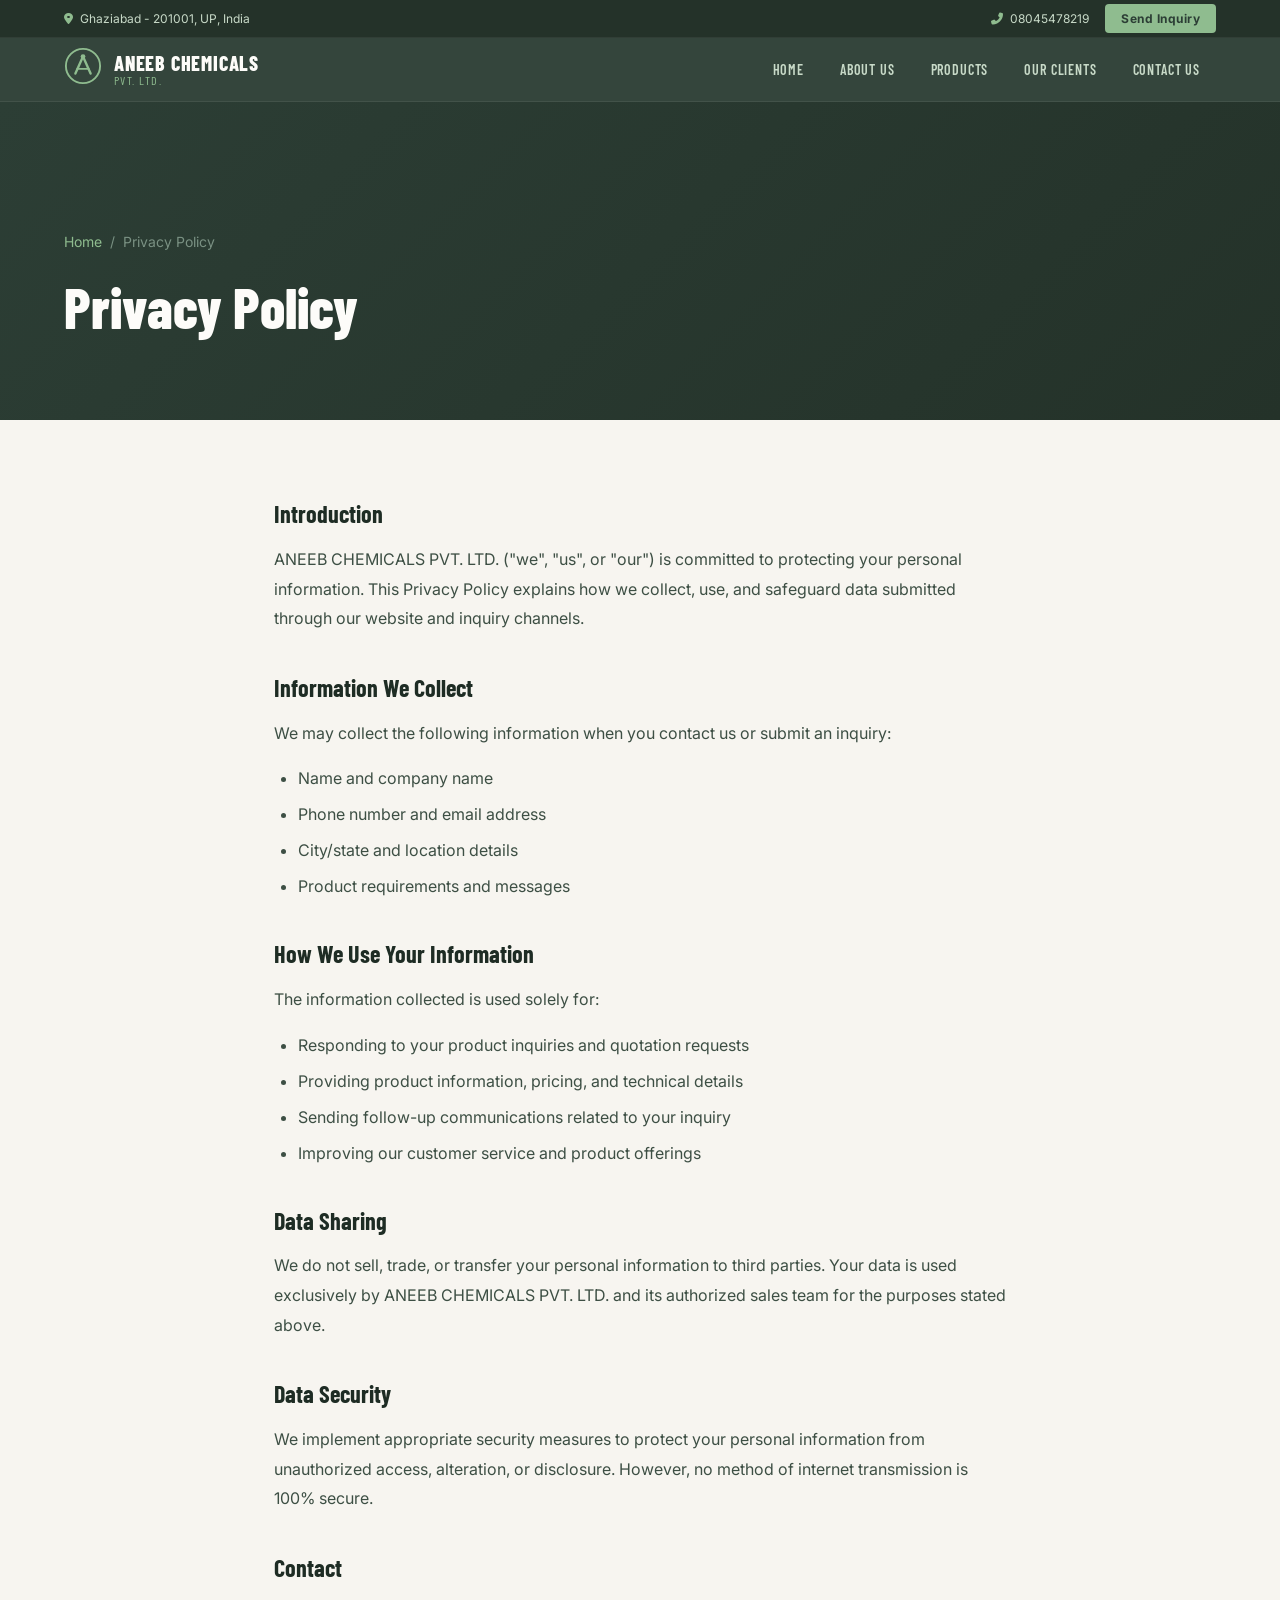
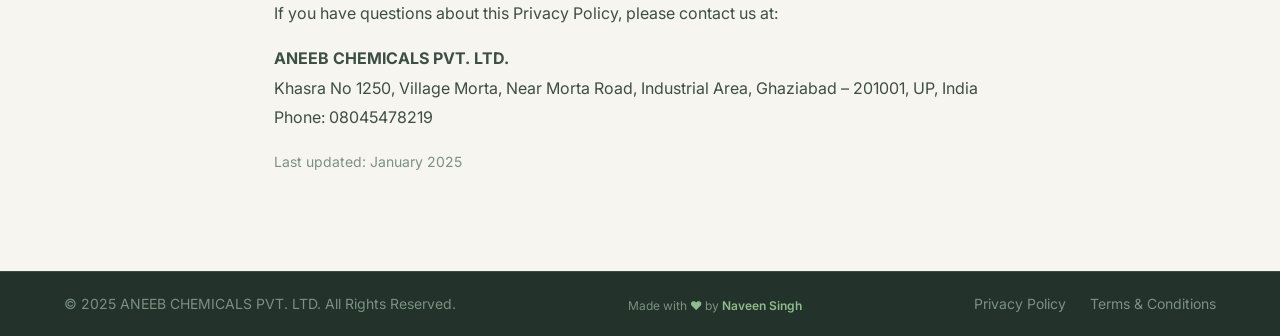
<file: aneeb-chemicals/pages/privacy.html>
<!DOCTYPE html>
<html lang="en">
<head>
  <meta charset="UTF-8" />
  <meta name="viewport" content="width=device-width, initial-scale=1.0" />
  <title>Privacy Policy | ANEEB CHEMICALS PVT. LTD.</title>
  <link rel="preconnect" href="https://fonts.googleapis.com" />
  <link rel="preconnect" href="https://fonts.gstatic.com" crossorigin />
  <link href="https://fonts.googleapis.com/css2?family=Inter:wght@300;400;500;600;700&family=Barlow+Condensed:wght@400;600;700;800&display=swap" rel="stylesheet" />
  <link rel="stylesheet" href="https://cdnjs.cloudflare.com/ajax/libs/font-awesome/6.5.0/css/all.min.css" />
  <link rel="stylesheet" href="../css/variables.css" />
  <link rel="stylesheet" href="../css/reset.css" />
  <link rel="stylesheet" href="../css/layout.css" />
  <link rel="stylesheet" href="../css/navbar.css" />
  <link rel="stylesheet" href="../css/animations.css" />
  <link rel="stylesheet" href="../css/footer.css" />
  <link rel="stylesheet" href="../css/responsive.css" />
  <style>
    .page-hero {
      background: linear-gradient(135deg, var(--primary) 0%, var(--bg-chem) 100%);
      padding: calc(var(--navbar-h) + var(--space-16)) 0 var(--space-20);
    }
    .page-hero h1 { font-family: var(--font-display); font-size: clamp(var(--text-4xl), 5vw, var(--text-5xl)); font-weight: 800; color: var(--text-white); }
    .breadcrumb { display: flex; align-items: center; gap: var(--space-2); font-size: var(--text-sm); color: var(--text-muted); margin-bottom: var(--space-5); }
    .breadcrumb a { color: var(--accent); }

    .legal-content { background: var(--bg-light); padding-block: var(--space-20); }
    .legal-content .container { max-width: 780px; }
    .legal-content h2 { font-family: var(--font-display); font-size: var(--text-2xl); color: var(--text-dark); margin: var(--space-10) 0 var(--space-4); }
    .legal-content h2:first-child { margin-top: 0; }
    .legal-content p { color: var(--text-body); line-height: 1.85; margin-bottom: var(--space-4); }
    .legal-content ul { margin: var(--space-3) 0 var(--space-4) var(--space-6); }
    .legal-content ul li { color: var(--text-body); line-height: 1.75; margin-bottom: var(--space-2); list-style: disc; }
  </style>
</head>
<body>

  <div class="topbar">
    <div class="container topbar__inner">
      <div class="topbar__left"><span><i class="fa fa-map-marker-alt"></i> Ghaziabad - 201001, UP, India</span></div>
      <div class="topbar__right">
        <a href="tel:08045478219"><i class="fa fa-phone-alt"></i> 08045478219</a>
        <a href="contact.html" class="topbar__cta">Send Inquiry</a>
      </div>
    </div>
  </div>

  <nav class="navbar" id="navbar">
    <div class="container navbar__inner">
      <a href="../index.html" class="navbar__brand">
        <div class="navbar__logo-icon">
          <svg viewBox="0 0 40 40" fill="none" xmlns="http://www.w3.org/2000/svg">
            <circle cx="20" cy="20" r="18" stroke="var(--accent)" stroke-width="2"/>
            <path d="M12 28 L20 10 L28 28" stroke="var(--accent)" stroke-width="2.5" stroke-linecap="round" stroke-linejoin="round"/>
            <path d="M14 23 h12" stroke="var(--accent)" stroke-width="2" stroke-linecap="round"/>
            <circle cx="20" cy="10" r="2.5" fill="var(--accent)"/>
          </svg>
        </div>
        <div class="navbar__brand-text"><span class="brand-name">ANEEB CHEMICALS</span><span class="brand-sub">PVT. LTD.</span></div>
      </a>
      <button class="navbar__toggle" id="navToggle"><span></span><span></span><span></span></button>
      <ul class="navbar__menu" id="navMenu">
        <li><a href="../index.html" class="nav-link">Home</a></li>
        <li><a href="about.html" class="nav-link">About Us</a></li>
        <li><a href="products.html" class="nav-link">Products</a></li>
        <li><a href="clients.html" class="nav-link">Our Clients</a></li>
        <li><a href="contact.html" class="nav-link">Contact Us</a></li>
      </ul>
    </div>
  </nav>

  <section class="page-hero">
    <div class="container">
      <div class="breadcrumb"><a href="../index.html">Home</a><span>/</span><span>Privacy Policy</span></div>
      <h1>Privacy Policy</h1>
    </div>
  </section>

  <section class="legal-content">
    <div class="container">
      <h2>Introduction</h2>
      <p>ANEEB CHEMICALS PVT. LTD. ("we", "us", or "our") is committed to protecting your personal information. This Privacy Policy explains how we collect, use, and safeguard data submitted through our website and inquiry channels.</p>

      <h2>Information We Collect</h2>
      <p>We may collect the following information when you contact us or submit an inquiry:</p>
      <ul>
        <li>Name and company name</li>
        <li>Phone number and email address</li>
        <li>City/state and location details</li>
        <li>Product requirements and messages</li>
      </ul>

      <h2>How We Use Your Information</h2>
      <p>The information collected is used solely for:</p>
      <ul>
        <li>Responding to your product inquiries and quotation requests</li>
        <li>Providing product information, pricing, and technical details</li>
        <li>Sending follow-up communications related to your inquiry</li>
        <li>Improving our customer service and product offerings</li>
      </ul>

      <h2>Data Sharing</h2>
      <p>We do not sell, trade, or transfer your personal information to third parties. Your data is used exclusively by ANEEB CHEMICALS PVT. LTD. and its authorized sales team for the purposes stated above.</p>

      <h2>Data Security</h2>
      <p>We implement appropriate security measures to protect your personal information from unauthorized access, alteration, or disclosure. However, no method of internet transmission is 100% secure.</p>

      <h2>Contact</h2>
      <p>If you have questions about this Privacy Policy, please contact us at:</p>
      <p><strong>ANEEB CHEMICALS PVT. LTD.</strong><br/>
      Khasra No 1250, Village Morta, Near Morta Road, Industrial Area, Ghaziabad – 201001, UP, India<br/>
      Phone: <a href="tel:08045478219">08045478219</a></p>

      <p style="color: var(--text-muted); font-size: var(--text-sm);">Last updated: January 2025</p>
    </div>
  </section>

  <footer class="footer">
    <div class="footer__bottom" style="border-top: 0;">
      <div class="container footer__bottom-inner">
        <p>© 2025 ANEEB CHEMICALS PVT. LTD. All Rights Reserved.</p>
        <p style="font-size:var(--text-xs);color:var(--text-muted);margin-top:var(--space-1);">Made with <span style="color:var(--accent);">♥</span> by <a href="https://www.linkedin.com/in/naveen-singh-5865382a4/" target="_blank" rel="noopener" style="color:var(--accent);font-weight:600;">Naveen Singh</a></p>
        <div class="footer__legal">
          <a href="privacy.html">Privacy Policy</a>
          <a href="terms.html">Terms & Conditions</a>
        </div>
      </div>
    </div>
  </footer>

  <button class="back-to-top" id="backToTop"><i class="fa fa-chevron-up"></i></button>
  <script src="../js/utils.js"></script>
  <script src="../js/navbar.js"></script>
  <script src="../js/main.js"></script>
</body>
</html>
</file>
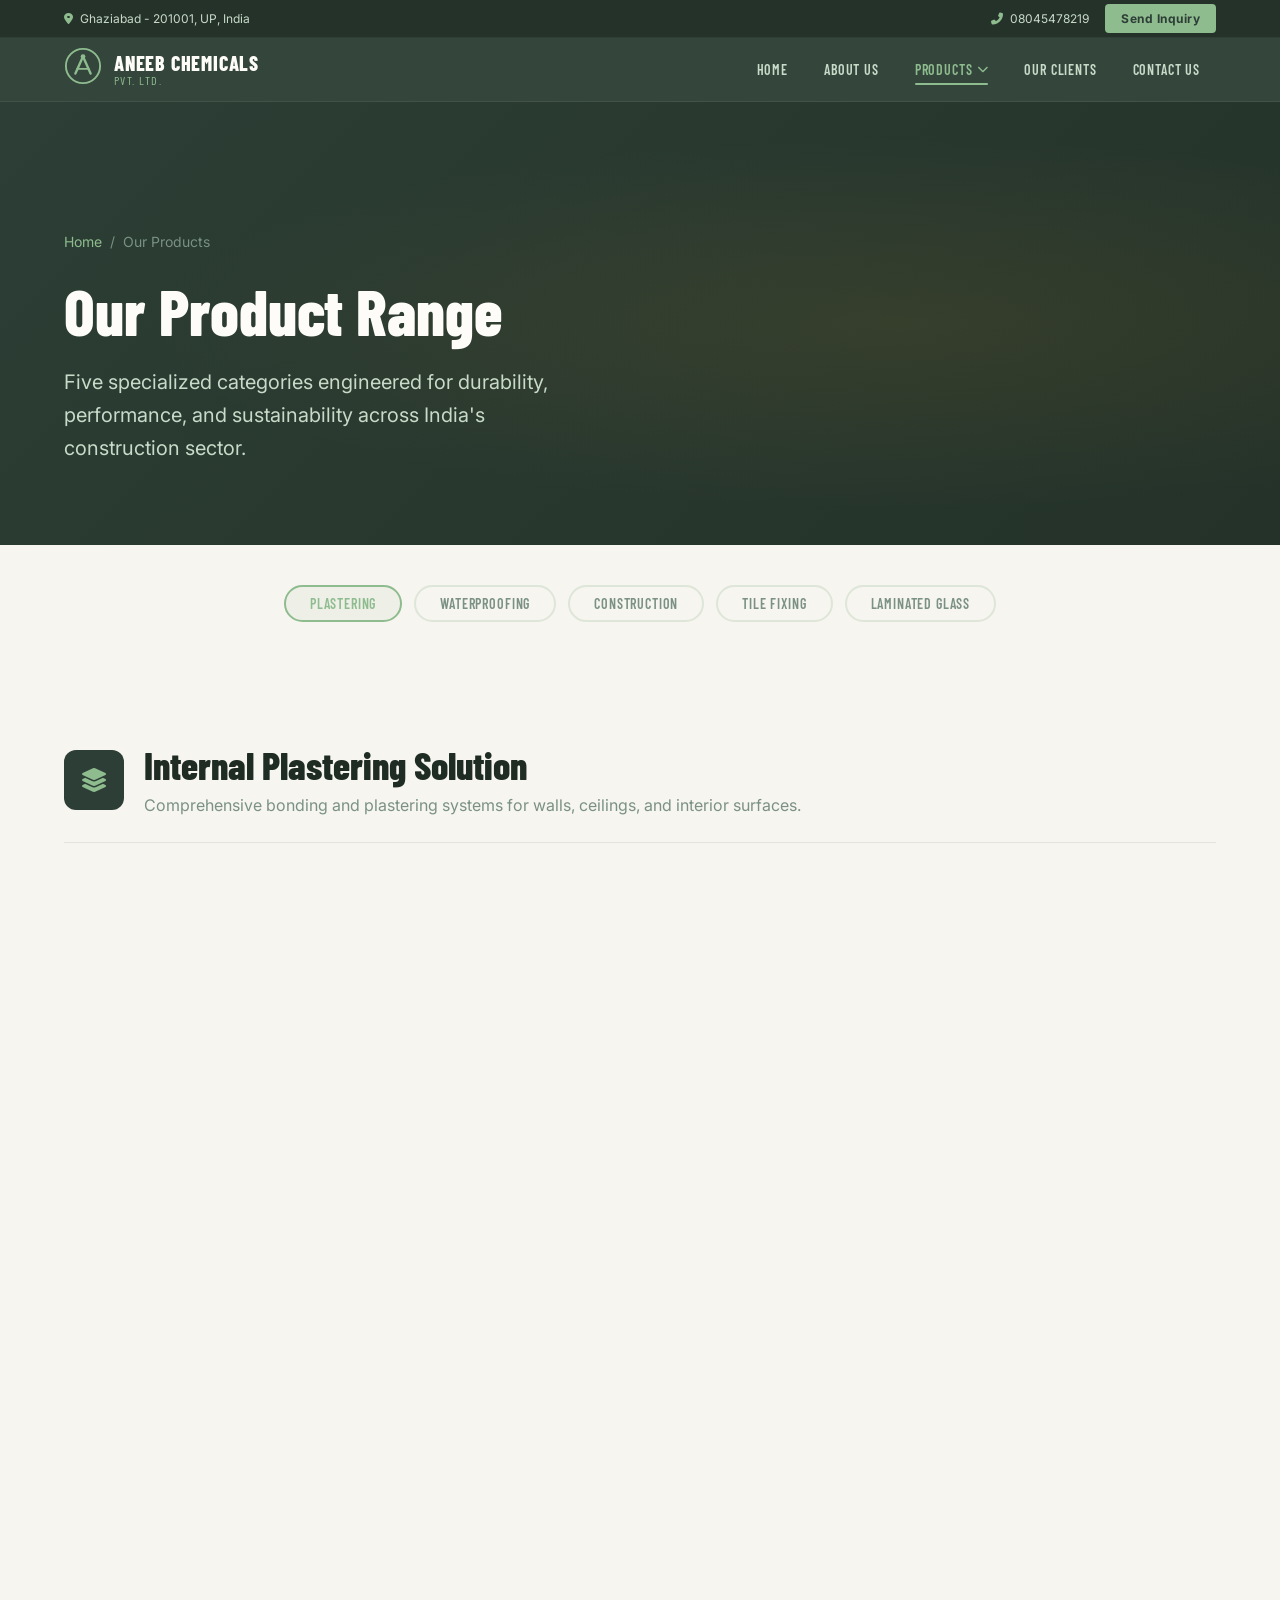
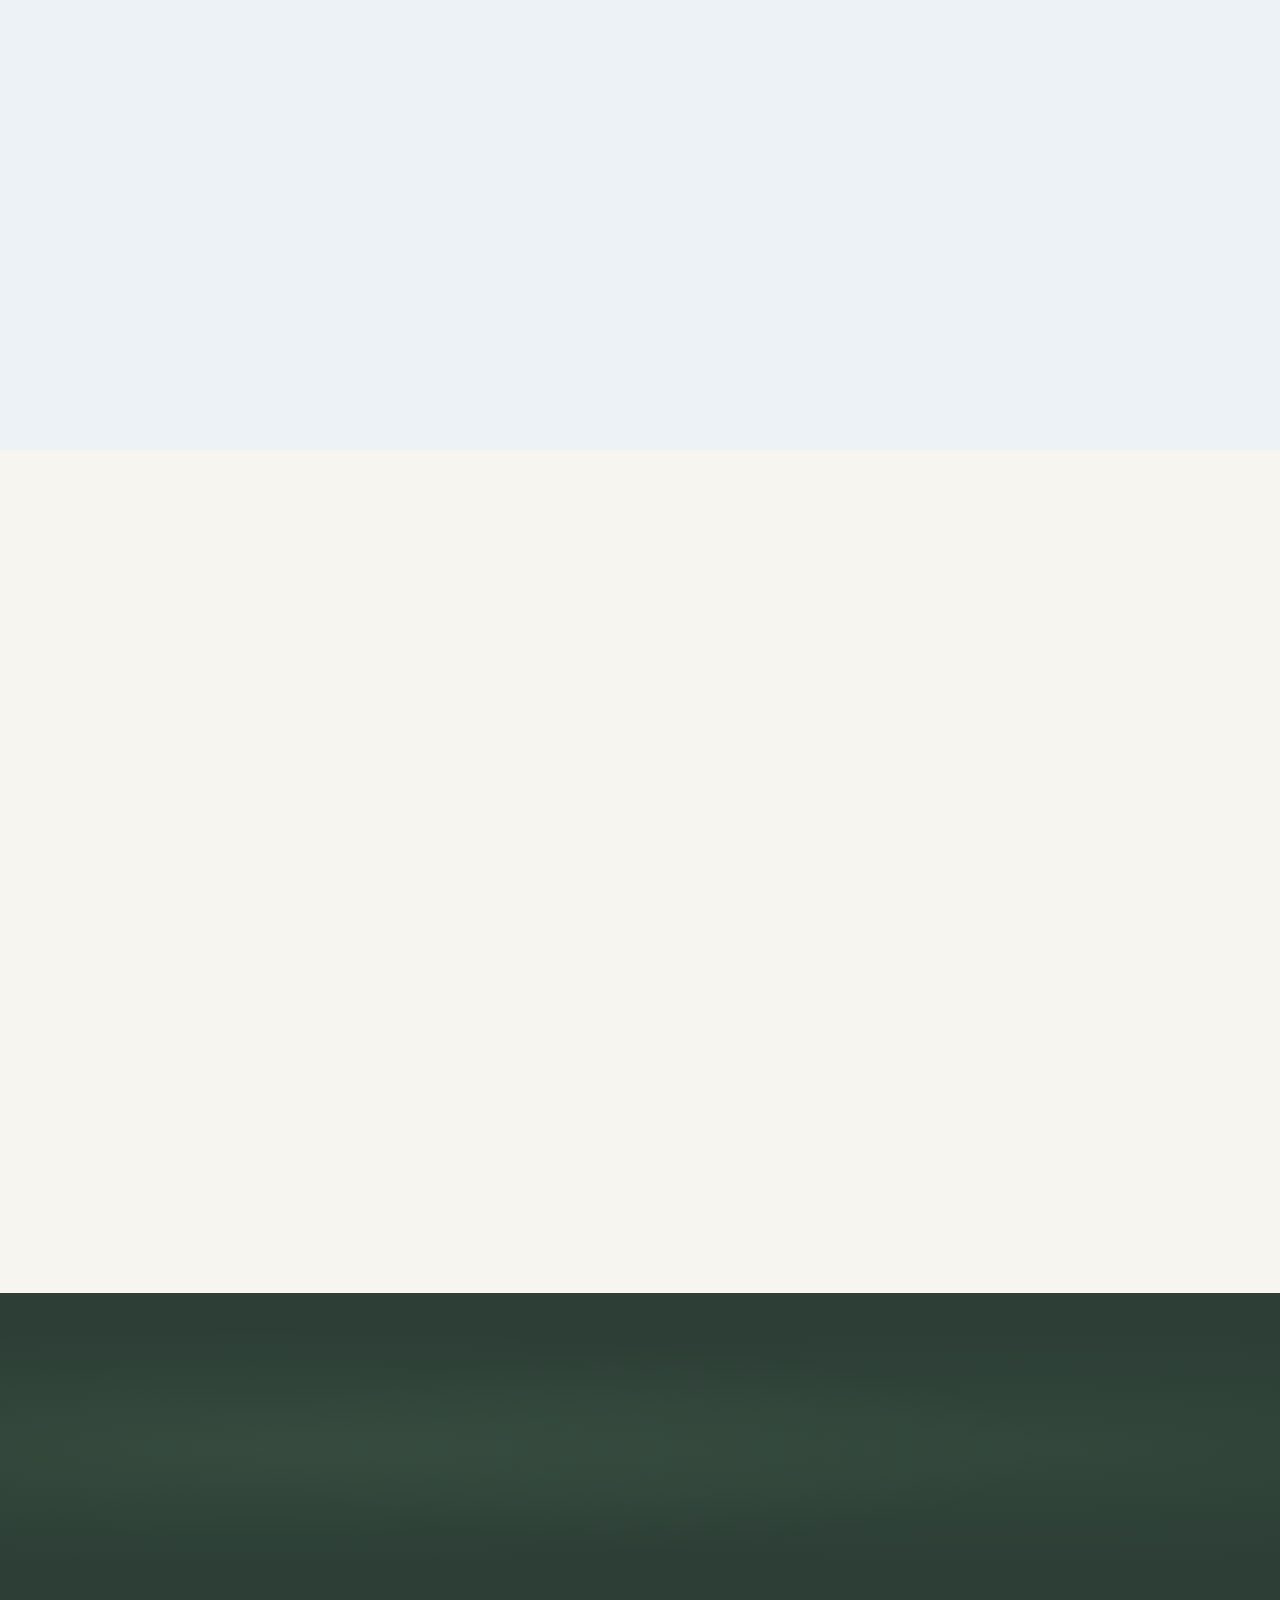
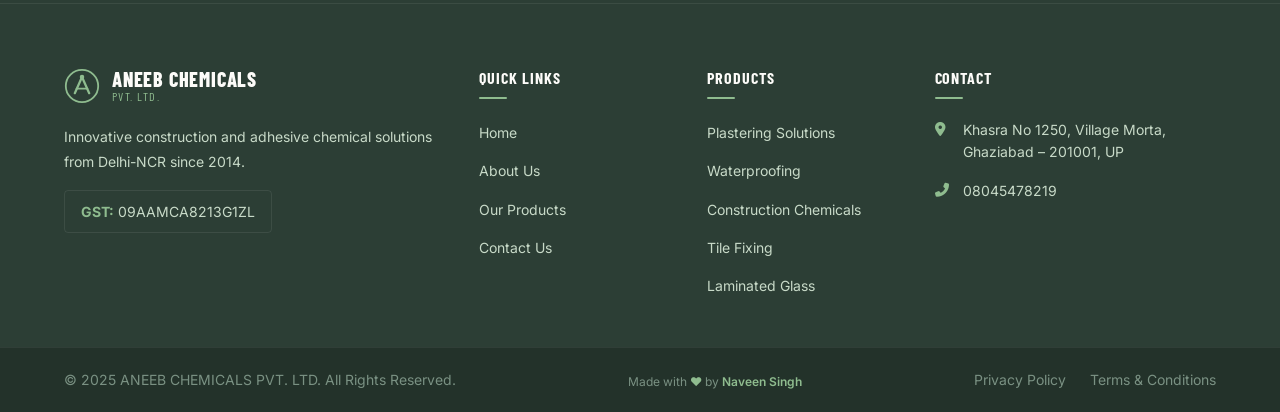
<file: aneeb-chemicals/pages/products.html>
<!DOCTYPE html>
<html lang="en">
<head>
  <meta charset="UTF-8" />
  <meta name="viewport" content="width=device-width, initial-scale=1.0" />
  <title>Our Products | ANEEB CHEMICALS PVT. LTD.</title>
  <link rel="preconnect" href="https://fonts.googleapis.com" />
  <link rel="preconnect" href="https://fonts.gstatic.com" crossorigin />
  <link href="https://fonts.googleapis.com/css2?family=Inter:wght@300;400;500;600;700&family=Barlow+Condensed:wght@400;600;700;800&display=swap" rel="stylesheet" />
  <link rel="stylesheet" href="https://cdnjs.cloudflare.com/ajax/libs/font-awesome/6.5.0/css/all.min.css" />
  <link rel="stylesheet" href="../css/variables.css" />
  <link rel="stylesheet" href="../css/reset.css" />
  <link rel="stylesheet" href="../css/layout.css" />
  <link rel="stylesheet" href="../css/navbar.css" />
  <link rel="stylesheet" href="../css/sections.css" />
  <link rel="stylesheet" href="../css/products.css" />
  <link rel="stylesheet" href="../css/animations.css" />
  <link rel="stylesheet" href="../css/footer.css" />
  <link rel="stylesheet" href="../css/responsive.css" />
  <style>
    .page-hero {
      background: linear-gradient(135deg, var(--primary) 0%, var(--bg-chem) 100%);
      padding: calc(var(--navbar-h) + var(--space-16)) 0 var(--space-20);
      position: relative; overflow: hidden;
    }
    .page-hero::before {
      content: '';
      position: absolute; inset: 0;
      background: radial-gradient(ellipse at 70% 50%, rgba(232,160,32,0.08) 0%, transparent 60%);
    }
    .page-hero__content { position: relative; z-index: 1; }
    .page-hero h1 {
      font-family: var(--font-display);
      font-size: clamp(var(--text-4xl), 5vw, var(--text-6xl));
      font-weight: 800; color: var(--text-white); margin-bottom: var(--space-4);
    }
    .page-hero p { font-size: var(--text-xl); color: var(--text-light); max-width: 540px; }
    .breadcrumb {
      display: flex; align-items: center; gap: var(--space-2);
      font-size: var(--text-sm); color: var(--text-muted); margin-bottom: var(--space-5);
    }
    .breadcrumb a { color: var(--accent); }

    /* Filter tabs */
    .filter-tabs {
      display: flex; flex-wrap: wrap; gap: var(--space-3);
      justify-content: center; margin-bottom: var(--space-10);
    }
    .filter-tab {
      padding: 0.5rem 1.5rem;
      font-family: var(--font-display); font-size: var(--text-sm); font-weight: 600;
      letter-spacing: 0.06em; text-transform: uppercase; border-radius: var(--radius-full);
      border: 2px solid var(--border); color: var(--text-muted);
      background: transparent; cursor: pointer;
      transition: all var(--transition-base);
    }
    .filter-tab:hover, .filter-tab.active {
      border-color: var(--accent); color: var(--accent); background: var(--accent-glow-sm);
    }

    /* Product section */
    .prod-section { padding-block: var(--space-20); scroll-margin-top: calc(var(--navbar-h) + 8px); }
    .prod-section:nth-child(odd) { background: var(--bg-light); }
    .prod-section:nth-child(even) { background: #edf2f7; }

    .prod-section-head {
      display: flex; align-items: center; gap: var(--space-5);
      margin-bottom: var(--space-10); padding-bottom: var(--space-6);
      border-bottom: 1px solid rgba(0,0,0,0.07);
    }
    .prod-section-head__icon {
      width: 60px; height: 60px;
      background: var(--primary); border-radius: var(--radius-md);
      display: flex; align-items: center; justify-content: center;
      font-size: var(--text-2xl); color: var(--accent); flex-shrink: 0;
    }
    .prod-section-head h2 {
      font-family: var(--font-display);
      font-size: clamp(var(--text-2xl), 3vw, var(--text-4xl));
      font-weight: 800; color: var(--text-dark);
    }
    .prod-section-head p { color: var(--text-muted); font-size: var(--text-base); margin-top: var(--space-1); }

    .prod-grid {
      display: grid; grid-template-columns: repeat(3, 1fr); gap: var(--space-6);
    }

    .prod-card {
      background: var(--bg-card); border-radius: var(--radius-md); overflow: hidden;
      box-shadow: var(--shadow-sm); border: 1px solid rgba(0,0,0,0.06);
      transition: transform var(--transition-spring), box-shadow var(--transition-base);
      display: flex; flex-direction: column;
    }
    .prod-card:hover { transform: translateY(-6px); box-shadow: var(--shadow-lg); }

    .prod-card__img {
      aspect-ratio: 4/3; overflow: hidden; background: var(--bg-light);
    }
    .prod-card__img img {
      width: 100%; height: 100%; object-fit: cover;
      transition: transform 0.6s var(--ease-smooth);
    }
    .prod-card:hover .prod-card__img img { transform: scale(1.06); }

    .prod-card__body { padding: var(--space-5); flex: 1; display: flex; flex-direction: column; gap: var(--space-3); }
    .prod-card__body h4 {
      font-family: var(--font-display); font-size: var(--text-xl);
      font-weight: 700; color: var(--text-dark);
    }
    .prod-card__body p { font-size: var(--text-sm); color: var(--text-muted); line-height: 1.65; flex: 1; }
    .prod-card__body .btn { align-self: flex-start; margin-top: auto; }

    .no-img-placeholder {
      display: flex; align-items: center; justify-content: center;
      font-size: 3rem; color: var(--accent); opacity: 0.3;
      background: var(--primary); aspect-ratio: 4/3;
    }

    @media (max-width: 1024px) { .prod-grid { grid-template-columns: repeat(2, 1fr); } }
    @media (max-width: 600px)  { .prod-grid { grid-template-columns: 1fr; } }
  </style>
</head>
<body>

  <div class="topbar">
    <div class="container topbar__inner">
      <div class="topbar__left">
        <span><i class="fa fa-map-marker-alt"></i> Ghaziabad - 201001, UP, India</span>
      </div>
      <div class="topbar__right">
        <a href="tel:08045478219"><i class="fa fa-phone-alt"></i> 08045478219</a>
        <a href="contact.html" class="topbar__cta">Send Inquiry</a>
      </div>
    </div>
  </div>

  <nav class="navbar" id="navbar">
    <div class="container navbar__inner">
      <a href="../index.html" class="navbar__brand">
        <div class="navbar__logo-icon">
          <svg viewBox="0 0 40 40" fill="none" xmlns="http://www.w3.org/2000/svg">
            <circle cx="20" cy="20" r="18" stroke="var(--accent)" stroke-width="2"/>
            <path d="M12 28 L20 10 L28 28" stroke="var(--accent)" stroke-width="2.5" stroke-linecap="round" stroke-linejoin="round"/>
            <path d="M14 23 h12" stroke="var(--accent)" stroke-width="2" stroke-linecap="round"/>
            <circle cx="20" cy="10" r="2.5" fill="var(--accent)"/>
          </svg>
        </div>
        <div class="navbar__brand-text">
          <span class="brand-name">ANEEB CHEMICALS</span>
          <span class="brand-sub">PVT. LTD.</span>
        </div>
      </a>
      <button class="navbar__toggle" id="navToggle"><span></span><span></span><span></span></button>
      <ul class="navbar__menu" id="navMenu">
        <li><a href="../index.html" class="nav-link">Home</a></li>
        <li><a href="about.html" class="nav-link">About Us</a></li>
        <li class="nav-dropdown">
          <a href="products.html" class="nav-link active">Products <i class="fa fa-chevron-down"></i></a>
          <ul class="dropdown-menu">
            <li><a href="#plastering">Internal Plastering Solution</a></li>
            <li><a href="#waterproofing">Waterproofing Solution</a></li>
            <li><a href="#construction">Construction Chemicals</a></li>
            <li><a href="#tile">Tile Fixing Solution</a></li>
            <li><a href="#glass">Laminated Glass Solution</a></li>
          </ul>
        </li>
        <li><a href="clients.html" class="nav-link">Our Clients</a></li>
        <li><a href="contact.html" class="nav-link">Contact Us</a></li>
      </ul>
    </div>
  </nav>

  <section class="page-hero">
    <div class="container page-hero__content">
      <div class="breadcrumb">
        <a href="../index.html">Home</a><span>/</span><span>Our Products</span>
      </div>
      <h1 class="reveal-up">Our Product Range</h1>
      <p class="reveal-up delay-1">Five specialized categories engineered for durability, performance, and sustainability across India's construction sector.</p>
    </div>
  </section>

  <div class="container" style="padding-top: var(--space-10);">
    <div class="filter-tabs reveal-up">
      <button class="filter-tab active" onclick="scrollTo('#plastering')">Plastering</button>
      <button class="filter-tab" onclick="scrollTo('#waterproofing')">Waterproofing</button>
      <button class="filter-tab" onclick="scrollTo('#construction')">Construction</button>
      <button class="filter-tab" onclick="scrollTo('#tile')">Tile Fixing</button>
      <button class="filter-tab" onclick="scrollTo('#glass')">Laminated Glass</button>
    </div>
  </div>

  <!-- 1. Internal Plastering -->
  <section class="prod-section" id="plastering">
    <div class="container">
      <div class="prod-section-head reveal-up">
        <div class="prod-section-head__icon"><i class="fa fa-layer-group"></i></div>
        <div>
          <h2>Internal Plastering Solution</h2>
          <p>Comprehensive bonding and plastering systems for walls, ceilings, and interior surfaces.</p>
        </div>
      </div>
      <div class="prod-grid">
        <div class="prod-card reveal-up">
          <div class="prod-card__img">
            <img src="https://cpimg.tistatic.com/08230779/b/5/Gypsum-Bond.jpg" alt="Gypsum Bond" loading="lazy"/>
          </div>
          <div class="prod-card__body">
            <h4>Gypsum Bond</h4>
            <p>SBR-based bonding agent applied to concrete surfaces before gypsum plaster. Improves adhesion and reduces delamination risk.</p>
            <a href="contact.html" class="btn btn--sm btn--primary">Send Inquiry</a>
          </div>
        </div>
        <div class="prod-card reveal-up delay-1">
          <div class="no-img-placeholder"><i class="fa fa-layer-group"></i></div>
          <div class="prod-card__body">
            <h4>Aneeb Bond + Gypsum Plaster One Coat</h4>
            <p>Combined bonding and plastering product — one application gives a ready-to-paint finish, saving time and labour.</p>
            <a href="contact.html" class="btn btn--sm btn--primary">Send Inquiry</a>
          </div>
        </div>
        <div class="prod-card reveal-up delay-2">
          <div class="no-img-placeholder"><i class="fa fa-layer-group"></i></div>
          <div class="prod-card__body">
            <h4>Plaster Cum Putty</h4>
            <p>Dual-purpose plastering and putty compound that delivers a smooth, crack-free finish on internal wall surfaces.</p>
            <a href="contact.html" class="btn btn--sm btn--primary">Send Inquiry</a>
          </div>
        </div>
        <div class="prod-card reveal-up delay-3">
          <div class="prod-card__img">
            <img src="https://cpimg.tistatic.com/06017534/b/5/Aneeb-Bond-Plus.jpg" alt="Aneeb Bond Plus" loading="lazy"/>
          </div>
          <div class="prod-card__body">
            <h4>Aneeb Bond Plus</h4>
            <p>Polymer-based bonding agent for concrete repair, waterproofing screed, and tile adhesive enhancement.</p>
            <a href="contact.html" class="btn btn--sm btn--primary">Send Inquiry</a>
          </div>
        </div>
        <div class="prod-card reveal-up delay-4">
          <div class="prod-card__img">
            <img src="https://cpimg.tistatic.com/06017524/b/4/Spray-90.jpg" alt="Spray 90" loading="lazy"/>
          </div>
          <div class="prod-card__body">
            <h4>Spray 90</h4>
            <p>Contact adhesive spray for foam, fabric, carpet, laminate, and panel bonding — fast tack, strong hold.</p>
            <a href="contact.html" class="btn btn--sm btn--primary">Send Inquiry</a>
          </div>
        </div>
        <div class="prod-card reveal-up delay-5">
          <div class="no-img-placeholder"><i class="fa fa-layer-group"></i></div>
          <div class="prod-card__body">
            <h4>Aneeb Bond + Gypsum Plaster (POP)</h4>
            <p>Ready-to-use Plaster of Paris blend with bonding additive — exceptional surface hardness and workability.</p>
            <a href="contact.html" class="btn btn--sm btn--primary">Send Inquiry</a>
          </div>
        </div>
      </div>
    </div>
  </section>

  <!-- 2. Waterproofing -->
  <section class="prod-section" id="waterproofing">
    <div class="container">
      <div class="prod-section-head reveal-up">
        <div class="prod-section-head__icon"><i class="fa fa-droplet"></i></div>
        <div>
          <h2>Waterproofing Solution</h2>
          <p>Complete moisture and water ingress protection systems for roofs, terraces, basements, and foundations.</p>
        </div>
      </div>
      <div class="prod-grid">
        <div class="prod-card reveal-up">
          <div class="prod-card__img">
            <img src="https://cpimg.tistatic.com/06017527/b/4/Aneeb-Roof-Mate.jpg" alt="Aneeb Roof Mate" loading="lazy"/>
          </div>
          <div class="prod-card__body">
            <h4>Aneeb Roof Mate</h4>
            <p>Elastomeric waterproofing coating for flat roofs. UV-resistant, flexible, forms a seamless membrane.</p>
            <a href="contact.html" class="btn btn--sm btn--primary">Send Inquiry</a>
          </div>
        </div>
        <div class="prod-card reveal-up delay-1">
          <div class="no-img-placeholder"><i class="fa fa-droplet"></i></div>
          <div class="prod-card__body">
            <h4>Aneeb Top Roof Shield</h4>
            <p>Advanced acrylic-based reflective roof coating providing waterproofing and thermal insulation in one coat.</p>
            <a href="contact.html" class="btn btn--sm btn--primary">Send Inquiry</a>
          </div>
        </div>
        <div class="prod-card reveal-up delay-2">
          <div class="prod-card__img">
            <img src="https://cpimg.tistatic.com/06017526/b/4/Aneeb-Elasto-Seal-104.jpg" alt="Aneeb Elasto Seal 104" loading="lazy"/>
          </div>
          <div class="prod-card__body">
            <h4>Aneeb Elasto Seal 104</h4>
            <p>High-elongation elastomeric sealant for expansion joints, cracks, and movement joints in concrete structures.</p>
            <a href="contact.html" class="btn btn--sm btn--primary">Send Inquiry</a>
          </div>
        </div>
        <div class="prod-card reveal-up delay-3">
          <div class="prod-card__img">
            <img src="https://cpimg.tistatic.com/06521416/b/4/All-Rounder-Waterproofing-Coating.jpg" alt="All Rounder" loading="lazy"/>
          </div>
          <div class="prod-card__body">
            <h4>All Rounder Waterproofing Coating</h4>
            <p>Versatile, brush-applied coating suitable for concrete, masonry, and asbestos sheets in all conditions.</p>
            <a href="contact.html" class="btn btn--sm btn--primary">Send Inquiry</a>
          </div>
        </div>
        <div class="prod-card reveal-up delay-4">
          <div class="prod-card__img">
            <img src="https://cpimg.tistatic.com/06017525/b/4/Aneeb-Crete.jpg" alt="Aneeb Crete" loading="lazy"/>
          </div>
          <div class="prod-card__body">
            <h4>Aneeb Crete</h4>
            <p>Polymer-modified mortar additive that increases concrete density and reduces permeability to water.</p>
            <a href="contact.html" class="btn btn--sm btn--primary">Send Inquiry</a>
          </div>
        </div>
        <div class="prod-card reveal-up delay-5">
          <div class="prod-card__img">
            <img src="https://cpimg.tistatic.com/06017536/b/4/Aneeb-AW-plus-Waterproofing-Compound.jpg" alt="Aneeb AW Plus" loading="lazy"/>
          </div>
          <div class="prod-card__body">
            <h4>Aneeb AW Plus Compound</h4>
            <p>Crystalline waterproofing compound that penetrates concrete and permanently seals capillary pores.</p>
            <a href="contact.html" class="btn btn--sm btn--primary">Send Inquiry</a>
          </div>
        </div>
      </div>
    </div>
  </section>

  <!-- 3. Construction Chemicals -->
  <section class="prod-section" id="construction">
    <div class="container">
      <div class="prod-section-head reveal-up">
        <div class="prod-section-head__icon"><i class="fa fa-flask"></i></div>
        <div>
          <h2>Construction Chemical Solution</h2>
          <p>Speciality chemicals for structural integrity, priming, and surface preparation.</p>
        </div>
      </div>
      <div class="prod-grid">
        <div class="prod-card reveal-up">
          <div class="no-img-placeholder"><i class="fa fa-flask"></i></div>
          <div class="prod-card__body">
            <h4>Aneeb Crystal Seal Waterproofing</h4>
            <p>Crystalline waterproofing system applied to positive or negative side of concrete. Self-seals new cracks over time.</p>
            <a href="contact.html" class="btn btn--sm btn--primary">Send Inquiry</a>
          </div>
        </div>
        <div class="prod-card reveal-up delay-1">
          <div class="no-img-placeholder"><i class="fa fa-tint"></i></div>
          <div class="prod-card__body">
            <h4>Aneeb Pump Primer</h4>
            <p>High-build primer for pump application on concrete and masonry. Seals porous surfaces and improves coating adhesion.</p>
            <a href="contact.html" class="btn btn--sm btn--primary">Send Inquiry</a>
          </div>
        </div>
      </div>
    </div>
  </section>

  <!-- 4. Tile Fixing -->
  <section class="prod-section" id="tile">
    <div class="container">
      <div class="prod-section-head reveal-up">
        <div class="prod-section-head__icon"><i class="fa fa-th-large"></i></div>
        <div>
          <h2>Tile Fixing Solution</h2>
          <p>Professional-grade adhesives, grouts, and cleaners for ceramic, vitrified, and natural stone tiles.</p>
        </div>
      </div>
      <div class="prod-grid">
        <div class="prod-card reveal-up">
          <div class="no-img-placeholder"><i class="fa fa-th-large"></i></div>
          <div class="prod-card__body">
            <h4>Aneeb Bond Plus Tile Adhesive</h4>
            <p>Polymer-modified tile adhesive for interior and exterior tile fixing on floors and walls. Excellent open time.</p>
            <a href="contact.html" class="btn btn--sm btn--primary">Send Inquiry</a>
          </div>
        </div>
        <div class="prod-card reveal-up delay-1">
          <div class="prod-card__img">
            <img src="https://cpimg.tistatic.com/06521417/b/4/Glomax-Tile-Cleaner.jpg" alt="Glomax Tile Cleaner" loading="lazy"/>
          </div>
          <div class="prod-card__body">
            <h4>Glomax Tile Cleaner</h4>
            <p>Acid-based tile cleaner that effectively removes cement haze, efflorescence, and hard water stains from tiles.</p>
            <a href="contact.html" class="btn btn--sm btn--primary">Send Inquiry</a>
          </div>
        </div>
        <div class="prod-card reveal-up delay-2">
          <div class="prod-card__img">
            <img src="https://cpimg.tistatic.com/06017529/b/4/Aneeb-Epoxy-Grout.jpg" alt="Aneeb Epoxy Grout" loading="lazy"/>
          </div>
          <div class="prod-card__body">
            <h4>Aneeb Epoxy Grout (Premium)</h4>
            <p>Two-component epoxy grout with exceptional chemical and stain resistance. Ideal for kitchens, labs, and hospitals.</p>
            <a href="contact.html" class="btn btn--sm btn--primary">Send Inquiry</a>
          </div>
        </div>
        <div class="prod-card reveal-up delay-3">
          <div class="prod-card__img">
            <img src="https://cpimg.tistatic.com/06017530/b/4/Aneeb-Epoxy-Grout.jpg" alt="Aneeb Epoxy Grout Standard" loading="lazy"/>
          </div>
          <div class="prod-card__body">
            <h4>Aneeb Epoxy Grout (Standard)</h4>
            <p>Standard two-component epoxy grout for general tile joints — strong, durable, and non-shrink formulation.</p>
            <a href="contact.html" class="btn btn--sm btn--primary">Send Inquiry</a>
          </div>
        </div>
        <div class="prod-card reveal-up delay-4">
          <div class="prod-card__img">
            <img src="https://cpimg.tistatic.com/06481679/b/5/Tile-Grout.jpg" alt="Tile Grout" loading="lazy"/>
          </div>
          <div class="prod-card__body">
            <h4>Tile Grout</h4>
            <p>Ready-mix cement-based grout available in multiple colours for residential and commercial tile applications.</p>
            <a href="contact.html" class="btn btn--sm btn--primary">Send Inquiry</a>
          </div>
        </div>
      </div>
    </div>
  </section>

  <!-- 5. Laminated Glass -->
  <section class="prod-section" id="glass">
    <div class="container">
      <div class="prod-section-head reveal-up">
        <div class="prod-section-head__icon"><i class="fa fa-square"></i></div>
        <div>
          <h2>Laminated Glass Solution</h2>
          <p>India's first indigenous UV-cured laminated glass inter-layer — developed under the Make in India initiative.</p>
        </div>
      </div>
      <div class="prod-grid">
        <div class="prod-card reveal-up" style="grid-column: 1 / -1; max-width: 520px;">
          <div class="no-img-placeholder" style="aspect-ratio: 16/7;"><i class="fa fa-square"></i></div>
          <div class="prod-card__body">
            <h4>Aneeb GCF Laminated Glass Solution</h4>
            <p>Photo cross-linked inter-layer using UV-curing technology developed with CCSU Chemistry Department and DST, Govt. of India. Aneeb GCF offers safe breakage & fragment retention, IS-standard compliance, energy-efficient production, and superior durability over conventional PVB inter-layers. Tested by a Government-approved test laboratory.</p>
            <div style="display:flex; gap: var(--space-3); flex-wrap: wrap; margin-top: var(--space-2);">
              <span class="badge" style="background: var(--accent-glow); color: var(--accent); border: 1px solid var(--border);"><i class="fa fa-flag"></i> Make in India</span>
              <span class="badge" style="background: var(--accent-glow); color: var(--accent); border: 1px solid var(--border);"><i class="fa fa-certificate"></i> IS Certified</span>
              <span class="badge" style="background: var(--accent-glow); color: var(--accent); border: 1px solid var(--border);"><i class="fa fa-leaf"></i> UV-Cured</span>
            </div>
            <a href="contact.html" class="btn btn--sm btn--primary" style="margin-top: var(--space-4);">Send Inquiry</a>
          </div>
        </div>
      </div>
    </div>
  </section>

  <!-- CTA -->
  <section class="cta-banner">
    <div class="cta-banner__bg"></div>
    <div class="container cta-banner__inner reveal-up">
      <div>
        <h2>Need a Custom Formulation?</h2>
        <p>Our technical team can develop tailored solutions for your specific project requirements.</p>
      </div>
      <div class="cta-banner__actions">
        <a href="contact.html" class="btn btn--primary btn--lg">Discuss Requirements</a>
        <a href="https://tiimg.tistatic.com/new_website1/catalogs/88626/download-brochure.pdf" class="btn btn--outline btn--lg" target="_blank" rel="noopener">
          <i class="fa fa-download"></i> Download Brochure
        </a>
      </div>
    </div>
  </section>

  <footer class="footer">
    <div class="footer__main">
      <div class="container footer__grid">
        <div class="footer__col footer__brand">
          <div class="footer__logo">
            <svg viewBox="0 0 40 40" fill="none" xmlns="http://www.w3.org/2000/svg" width="36" height="36">
              <circle cx="20" cy="20" r="18" stroke="var(--accent)" stroke-width="2"/>
              <path d="M12 28 L20 10 L28 28" stroke="var(--accent)" stroke-width="2.5" stroke-linecap="round" stroke-linejoin="round"/>
              <path d="M14 23 h12" stroke="var(--accent)" stroke-width="2" stroke-linecap="round"/>
              <circle cx="20" cy="10" r="2.5" fill="var(--accent)"/>
            </svg>
            <div><span class="brand-name">ANEEB CHEMICALS</span><span class="brand-sub">PVT. LTD.</span></div>
          </div>
          <p>Innovative construction and adhesive chemical solutions from Delhi-NCR since 2014.</p>
          <p class="footer__gst"><strong>GST:</strong> 09AAMCA8213G1ZL</p>
        </div>
        <div class="footer__col">
          <h5>Quick Links</h5>
          <ul>
            <li><a href="../index.html">Home</a></li>
            <li><a href="about.html">About Us</a></li>
            <li><a href="products.html">Our Products</a></li>
            <li><a href="contact.html">Contact Us</a></li>
          </ul>
        </div>
        <div class="footer__col">
          <h5>Products</h5>
          <ul>
            <li><a href="#plastering">Plastering Solutions</a></li>
            <li><a href="#waterproofing">Waterproofing</a></li>
            <li><a href="#construction">Construction Chemicals</a></li>
            <li><a href="#tile">Tile Fixing</a></li>
            <li><a href="#glass">Laminated Glass</a></li>
          </ul>
        </div>
        <div class="footer__col footer__contact">
          <h5>Contact</h5>
          <ul>
            <li><i class="fa fa-map-marker-alt"></i><span>Khasra No 1250, Village Morta, Ghaziabad – 201001, UP</span></li>
            <li><i class="fa fa-phone-alt"></i><a href="tel:08045478219">08045478219</a></li>
          </ul>
        </div>
      </div>
    </div>
    <div class="footer__bottom">
      <div class="container footer__bottom-inner">
        <p>© 2025 ANEEB CHEMICALS PVT. LTD. All Rights Reserved.</p>
        <p style="font-size:var(--text-xs);color:var(--text-muted);margin-top:var(--space-1);">Made with <span style="color:var(--accent);">♥</span> by <a href="https://www.linkedin.com/in/naveen-singh-5865382a4/" target="_blank" rel="noopener" style="color:var(--accent);font-weight:600;">Naveen Singh</a></p>
        <div class="footer__legal">
          <a href="privacy.html">Privacy Policy</a>
          <a href="terms.html">Terms & Conditions</a>
        </div>
      </div>
    </div>
  </footer>

  <button class="back-to-top" id="backToTop"><i class="fa fa-chevron-up"></i></button>

  <script src="../js/utils.js"></script>
  <script src="../js/navbar.js"></script>
  <script src="../js/animations.js"></script>
  <script src="../js/main.js"></script>
  <script>
    // Filter tab scroll
    function scrollTo(id) {
      const el = document.querySelector(id);
      if (el) {
        const navH = 64;
        const top = el.getBoundingClientRect().top + window.scrollY - navH - 8;
        window.scrollTo({ top, behavior: 'smooth' });
      }
    }
  </script>
</body>
</html>
</file>
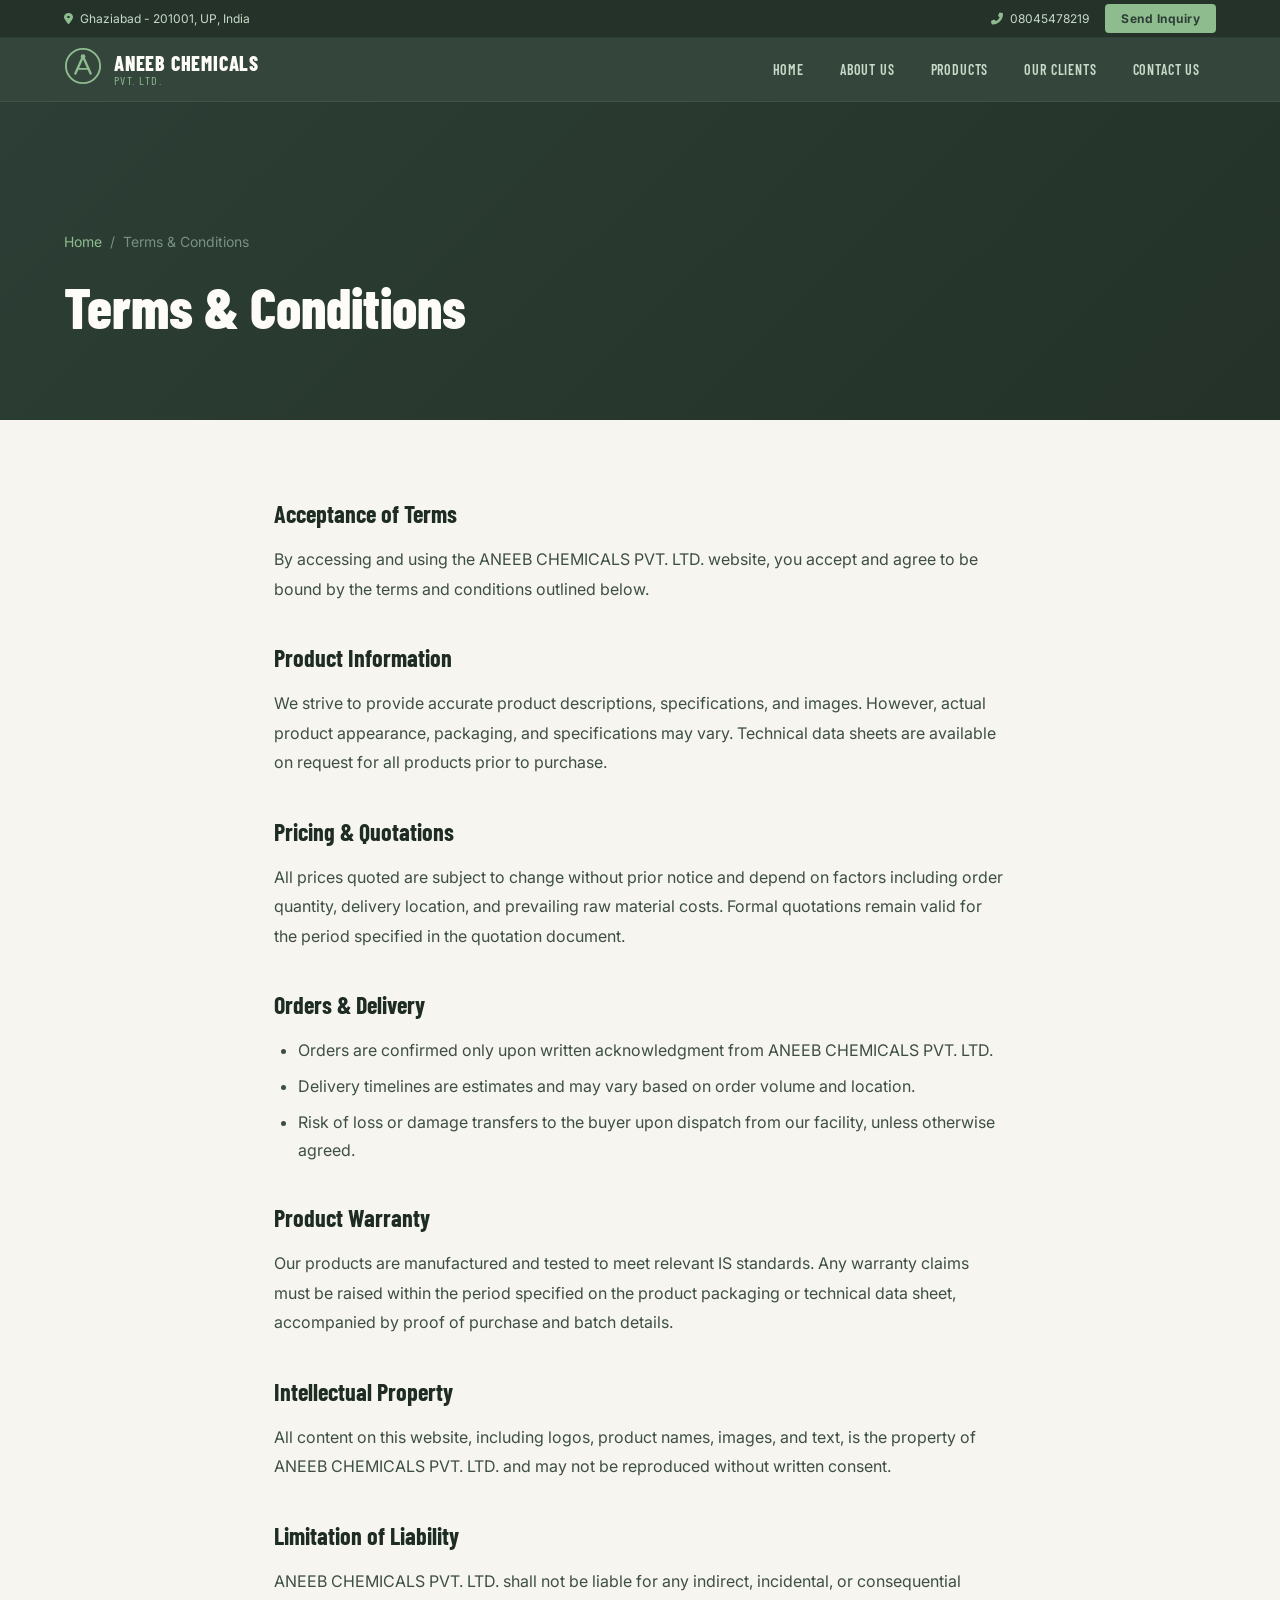
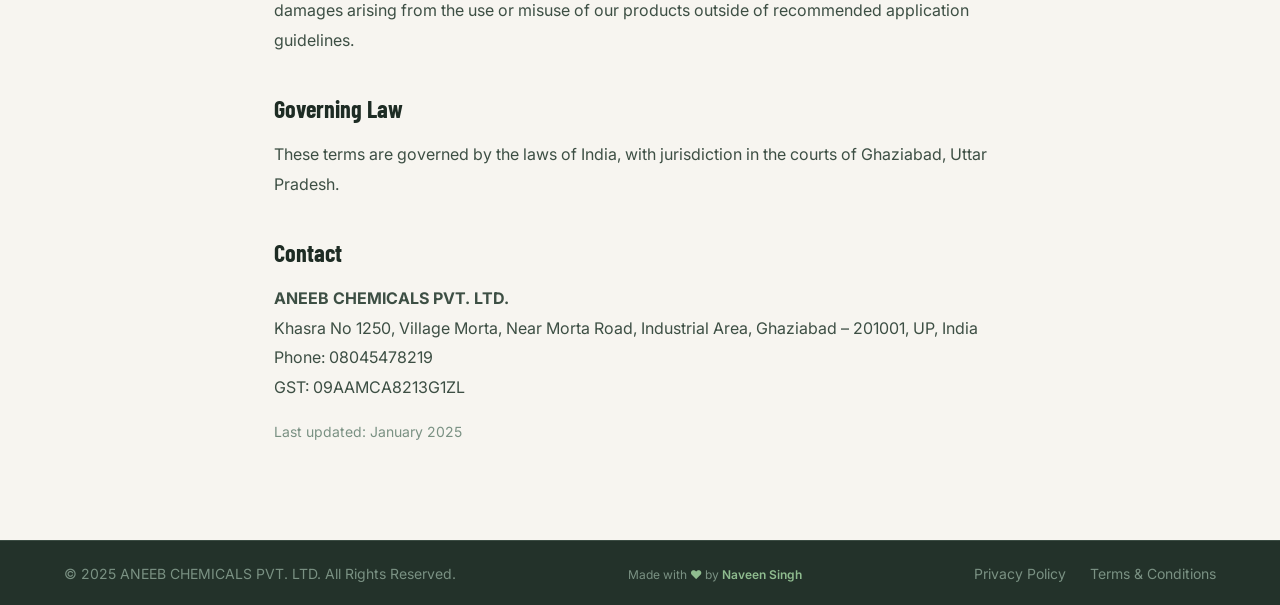
<file: aneeb-chemicals/pages/terms.html>
<!DOCTYPE html>
<html lang="en">
<head>
  <meta charset="UTF-8" />
  <meta name="viewport" content="width=device-width, initial-scale=1.0" />
  <title>Terms & Conditions | ANEEB CHEMICALS PVT. LTD.</title>
  <link rel="preconnect" href="https://fonts.googleapis.com" />
  <link rel="preconnect" href="https://fonts.gstatic.com" crossorigin />
  <link href="https://fonts.googleapis.com/css2?family=Inter:wght@300;400;500;600;700&family=Barlow+Condensed:wght@400;600;700;800&display=swap" rel="stylesheet" />
  <link rel="stylesheet" href="https://cdnjs.cloudflare.com/ajax/libs/font-awesome/6.5.0/css/all.min.css" />
  <link rel="stylesheet" href="../css/variables.css" />
  <link rel="stylesheet" href="../css/reset.css" />
  <link rel="stylesheet" href="../css/layout.css" />
  <link rel="stylesheet" href="../css/navbar.css" />
  <link rel="stylesheet" href="../css/animations.css" />
  <link rel="stylesheet" href="../css/footer.css" />
  <link rel="stylesheet" href="../css/responsive.css" />
  <style>
    .page-hero {
      background: linear-gradient(135deg, var(--primary) 0%, var(--bg-chem) 100%);
      padding: calc(var(--navbar-h) + var(--space-16)) 0 var(--space-20);
    }
    .page-hero h1 { font-family: var(--font-display); font-size: clamp(var(--text-4xl), 5vw, var(--text-5xl)); font-weight: 800; color: var(--text-white); }
    .breadcrumb { display: flex; align-items: center; gap: var(--space-2); font-size: var(--text-sm); color: var(--text-muted); margin-bottom: var(--space-5); }
    .breadcrumb a { color: var(--accent); }

    .legal-content { background: var(--bg-light); padding-block: var(--space-20); }
    .legal-content .container { max-width: 780px; }
    .legal-content h2 { font-family: var(--font-display); font-size: var(--text-2xl); color: var(--text-dark); margin: var(--space-10) 0 var(--space-4); }
    .legal-content h2:first-child { margin-top: 0; }
    .legal-content p { color: var(--text-body); line-height: 1.85; margin-bottom: var(--space-4); }
    .legal-content ul { margin: var(--space-3) 0 var(--space-4) var(--space-6); }
    .legal-content ul li { color: var(--text-body); line-height: 1.75; margin-bottom: var(--space-2); list-style: disc; }
  </style>
</head>
<body>

  <div class="topbar">
    <div class="container topbar__inner">
      <div class="topbar__left"><span><i class="fa fa-map-marker-alt"></i> Ghaziabad - 201001, UP, India</span></div>
      <div class="topbar__right">
        <a href="tel:08045478219"><i class="fa fa-phone-alt"></i> 08045478219</a>
        <a href="contact.html" class="topbar__cta">Send Inquiry</a>
      </div>
    </div>
  </div>

  <nav class="navbar" id="navbar">
    <div class="container navbar__inner">
      <a href="../index.html" class="navbar__brand">
        <div class="navbar__logo-icon">
          <svg viewBox="0 0 40 40" fill="none" xmlns="http://www.w3.org/2000/svg">
            <circle cx="20" cy="20" r="18" stroke="var(--accent)" stroke-width="2"/>
            <path d="M12 28 L20 10 L28 28" stroke="var(--accent)" stroke-width="2.5" stroke-linecap="round" stroke-linejoin="round"/>
            <path d="M14 23 h12" stroke="var(--accent)" stroke-width="2" stroke-linecap="round"/>
            <circle cx="20" cy="10" r="2.5" fill="var(--accent)"/>
          </svg>
        </div>
        <div class="navbar__brand-text"><span class="brand-name">ANEEB CHEMICALS</span><span class="brand-sub">PVT. LTD.</span></div>
      </a>
      <button class="navbar__toggle" id="navToggle"><span></span><span></span><span></span></button>
      <ul class="navbar__menu" id="navMenu">
        <li><a href="../index.html" class="nav-link">Home</a></li>
        <li><a href="about.html" class="nav-link">About Us</a></li>
        <li><a href="products.html" class="nav-link">Products</a></li>
        <li><a href="clients.html" class="nav-link">Our Clients</a></li>
        <li><a href="contact.html" class="nav-link">Contact Us</a></li>
      </ul>
    </div>
  </nav>

  <section class="page-hero">
    <div class="container">
      <div class="breadcrumb"><a href="../index.html">Home</a><span>/</span><span>Terms & Conditions</span></div>
      <h1>Terms & Conditions</h1>
    </div>
  </section>

  <section class="legal-content">
    <div class="container">
      <h2>Acceptance of Terms</h2>
      <p>By accessing and using the ANEEB CHEMICALS PVT. LTD. website, you accept and agree to be bound by the terms and conditions outlined below.</p>

      <h2>Product Information</h2>
      <p>We strive to provide accurate product descriptions, specifications, and images. However, actual product appearance, packaging, and specifications may vary. Technical data sheets are available on request for all products prior to purchase.</p>

      <h2>Pricing & Quotations</h2>
      <p>All prices quoted are subject to change without prior notice and depend on factors including order quantity, delivery location, and prevailing raw material costs. Formal quotations remain valid for the period specified in the quotation document.</p>

      <h2>Orders & Delivery</h2>
      <ul>
        <li>Orders are confirmed only upon written acknowledgment from ANEEB CHEMICALS PVT. LTD.</li>
        <li>Delivery timelines are estimates and may vary based on order volume and location.</li>
        <li>Risk of loss or damage transfers to the buyer upon dispatch from our facility, unless otherwise agreed.</li>
      </ul>

      <h2>Product Warranty</h2>
      <p>Our products are manufactured and tested to meet relevant IS standards. Any warranty claims must be raised within the period specified on the product packaging or technical data sheet, accompanied by proof of purchase and batch details.</p>

      <h2>Intellectual Property</h2>
      <p>All content on this website, including logos, product names, images, and text, is the property of ANEEB CHEMICALS PVT. LTD. and may not be reproduced without written consent.</p>

      <h2>Limitation of Liability</h2>
      <p>ANEEB CHEMICALS PVT. LTD. shall not be liable for any indirect, incidental, or consequential damages arising from the use or misuse of our products outside of recommended application guidelines.</p>

      <h2>Governing Law</h2>
      <p>These terms are governed by the laws of India, with jurisdiction in the courts of Ghaziabad, Uttar Pradesh.</p>

      <h2>Contact</h2>
      <p><strong>ANEEB CHEMICALS PVT. LTD.</strong><br/>
      Khasra No 1250, Village Morta, Near Morta Road, Industrial Area, Ghaziabad – 201001, UP, India<br/>
      Phone: <a href="tel:08045478219">08045478219</a><br/>
      GST: 09AAMCA8213G1ZL</p>

      <p style="color: var(--text-muted); font-size: var(--text-sm);">Last updated: January 2025</p>
    </div>
  </section>

  <footer class="footer">
    <div class="footer__bottom" style="border-top: 0;">
      <div class="container footer__bottom-inner">
        <p>© 2025 ANEEB CHEMICALS PVT. LTD. All Rights Reserved.</p>
        <p style="font-size:var(--text-xs);color:var(--text-muted);margin-top:var(--space-1);">Made with <span style="color:var(--accent);">♥</span> by <a href="https://www.linkedin.com/in/naveen-singh-5865382a4/" target="_blank" rel="noopener" style="color:var(--accent);font-weight:600;">Naveen Singh</a></p>
        <div class="footer__legal">
          <a href="privacy.html">Privacy Policy</a>
          <a href="terms.html">Terms & Conditions</a>
        </div>
      </div>
    </div>
  </footer>

  <button class="back-to-top" id="backToTop"><i class="fa fa-chevron-up"></i></button>
  <script src="../js/utils.js"></script>
  <script src="../js/navbar.js"></script>
  <script src="../js/main.js"></script>
</body>
</html>
</file>
<file: aneeb-chemicals/css/variables.css>
/* ============================================
   ANEEB CHEMICALS — CSS Variables / Design Tokens
   Palette: Sage Green + Creamy Off-White + Deep Slate
   ============================================ */

:root {
  /* --- Core Palette --- */
  --primary:         #2c3e35;   /* Deep forest — authoritative dark base */
  --primary-light:   #3a5247;   /* Mid sage-forest for cards / navbar */
  --primary-subtle:  #4a6659;   /* Hover states */

  --accent:          #8fbc8f;   /* Sage green — main highlight */
  --accent-bright:   #6aab6a;   /* Pressed / stronger sage */
  --accent-dark:     #5a9a5a;   /* Active / hover accent */
  --accent-glow:     rgba(143, 188, 143, 0.18);
  --accent-glow-sm:  rgba(143, 188, 143, 0.08);

  /* --- Backgrounds --- */
  --bg-light:        #f7f5f0;   /* Creamy off-white — main page bg */
  --bg-cream:        #f0ece3;   /* Slightly warmer cream for alternate sections */
  --bg-card:         #fdfcf9;   /* Near-white card bg */
  --bg-dark:         #2c3e35;   /* Dark forest sections */
  --bg-chem:         #243229;   /* Deeper forest for chemical-themed sections */

  /* --- Text --- */
  --text-dark:       #1e2c24;   /* Near-black with green undertone */
  --text-body:       #3d4f44;   /* Dark sage body text */
  --text-muted:      #7a9183;   /* Muted sage-grey */
  --text-light:      #c8dac8;   /* Light sage for dark backgrounds */
  --text-white:      #fdfcf9;   /* Creamy white */

  /* --- Borders --- */
  --border:          rgba(143, 188, 143, 0.25);
  --border-dark:     rgba(255, 255, 255, 0.09);
  --border-light:    rgba(44, 62, 53, 0.10);

  /* --- Typography --- */
  --font-display:    'Barlow Condensed', sans-serif;
  --font-body:       'Inter', sans-serif;

  --text-xs:   0.75rem;
  --text-sm:   0.875rem;
  --text-base: 1rem;
  --text-lg:   1.125rem;
  --text-xl:   1.25rem;
  --text-2xl:  1.5rem;
  --text-3xl:  2rem;
  --text-4xl:  2.75rem;
  --text-5xl:  3.5rem;
  --text-6xl:  4.5rem;

  /* --- Spacing --- */
  --space-1:  0.25rem;
  --space-2:  0.5rem;
  --space-3:  0.75rem;
  --space-4:  1rem;
  --space-5:  1.25rem;
  --space-6:  1.5rem;
  --space-8:  2rem;
  --space-10: 2.5rem;
  --space-12: 3rem;
  --space-16: 4rem;
  --space-20: 5rem;
  --space-24: 6rem;

  /* --- Radii --- */
  --radius-sm:   4px;
  --radius:      8px;
  --radius-md:   12px;
  --radius-lg:   20px;
  --radius-full: 9999px;

  /* --- Shadows --- */
  --shadow-sm:     0 2px 8px  rgba(44, 62, 53, 0.08);
  --shadow:        0 4px 20px rgba(44, 62, 53, 0.12);
  --shadow-lg:     0 10px 40px rgba(44, 62, 53, 0.18);
  --shadow-accent: 0 4px 24px rgba(143, 188, 143, 0.30);

  /* --- Transitions --- */
  --ease-smooth: cubic-bezier(0.4, 0, 0.2, 1);
  --ease-spring: cubic-bezier(0.34, 1.56, 0.64, 1);
  --ease-out:    cubic-bezier(0, 0, 0.2, 1);

  --transition-fast:   0.15s var(--ease-smooth);
  --transition-base:   0.3s  var(--ease-smooth);
  --transition-slow:   0.6s  var(--ease-smooth);
  --transition-spring: 0.4s  var(--ease-spring);

  /* --- Layout --- */
  --container-max: 1200px;
  --navbar-h:      64px;
  --topbar-h:      38px;
}
</file>
<file: aneeb-chemicals/css/layout.css>
/* ============================================
   LAYOUT & SHARED COMPONENTS
   ============================================ */

.container {
  max-width: var(--container-max);
  width: 100%;
  margin-inline: auto;
  padding-inline: var(--space-6);
}

.section-pad { padding-block: var(--space-24); }

/* ---- Section Header ---- */
.section-header { text-align: center; margin-bottom: var(--space-12); }

.section-eyebrow {
  display: inline-block;
  font-family: var(--font-display);
  font-size: var(--text-sm);
  font-weight: 600;
  letter-spacing: 0.14em;
  text-transform: uppercase;
  color: var(--accent-dark);
  margin-bottom: var(--space-3);
}

.section-eyebrow.light { color: var(--accent); }

.section-title {
  font-family: var(--font-display);
  font-size: clamp(var(--text-3xl), 4vw, var(--text-5xl));
  font-weight: 800;
  color: var(--text-dark);
  letter-spacing: -0.02em;
  line-height: 1.1;
}

.section-title.light { color: var(--text-white); }

.section-desc {
  margin-top: var(--space-4);
  font-size: var(--text-lg);
  color: var(--text-muted);
  max-width: 560px;
  margin-inline: auto;
}

.section-desc.light { color: var(--text-light); }

/* ---- Background Variants ---- */
.bg-dark  { background-color: var(--bg-dark); }
.bg-chem  { background-color: var(--bg-chem); }
.bg-light { background-color: var(--bg-light); }
.bg-cream { background-color: var(--bg-cream); }

/* ---- Buttons ---- */
.btn {
  display: inline-flex;
  align-items: center;
  gap: var(--space-2);
  padding: 0.75rem 1.75rem;
  font-family: var(--font-display);
  font-size: var(--text-base);
  font-weight: 600;
  letter-spacing: 0.04em;
  text-transform: uppercase;
  border-radius: var(--radius);
  transition: all var(--transition-base);
  position: relative;
  overflow: hidden;
  white-space: nowrap;
  cursor: pointer;
  border: none;
}

.btn::after {
  content: '';
  position: absolute;
  inset: 0;
  background: rgba(255,255,255,0.12);
  opacity: 0;
  transition: opacity var(--transition-fast);
}

.btn:hover::after { opacity: 1; }

/* Primary — sage on dark bg */
.btn--primary {
  background: var(--accent);
  color: var(--primary);
  box-shadow: 0 4px 14px rgba(143, 188, 143, 0.35);
}

.btn--primary:hover {
  background: var(--accent-dark);
  transform: translateY(-2px);
  box-shadow: 0 8px 24px rgba(143, 188, 143, 0.45);
  color: var(--primary);
}

/* Outline on dark bg */
.btn--outline {
  border: 2px solid rgba(253, 252, 249, 0.45);
  color: var(--text-white);
  background: transparent;
}

.btn--outline:hover {
  border-color: var(--accent);
  color: var(--accent);
  transform: translateY(-2px);
}

/* Outline on light bg */
.btn--outline-dark {
  border: 2px solid var(--border-light);
  color: var(--text-dark);
  background: transparent;
}

.btn--outline-dark:hover {
  border-color: var(--accent-dark);
  color: var(--accent-dark);
  background: var(--accent-glow-sm);
  transform: translateY(-2px);
}

.btn--sm  { padding: 0.5rem 1.25rem; font-size: var(--text-sm); }
.btn--lg  { padding: 1rem 2.25rem;   font-size: var(--text-lg); }

/* ---- Topbar ---- */
.topbar {
  background: var(--bg-chem);
  height: var(--topbar-h);
  border-bottom: 1px solid rgba(255,255,255,0.06);
  z-index: 100;
  position: relative;
}

.topbar__inner {
  display: flex;
  align-items: center;
  justify-content: space-between;
  height: 100%;
  gap: var(--space-4);
}

.topbar__left {
  display: flex;
  align-items: center;
  gap: var(--space-6);
  font-size: var(--text-xs);
  color: var(--text-light);
}

.topbar__left i { color: var(--accent); margin-right: var(--space-1); }

.topbar__right {
  display: flex;
  align-items: center;
  gap: var(--space-4);
  font-size: var(--text-xs);
}

.topbar__right a           { color: var(--text-light); transition: color var(--transition-fast); }
.topbar__right a:hover     { color: var(--accent); }
.topbar__right i           { margin-right: var(--space-1); color: var(--accent); }

.topbar__cta {
  background: var(--accent);
  color: var(--primary) !important;
  padding: 0.3rem 1rem;
  border-radius: var(--radius-sm);
  font-weight: 700;
  letter-spacing: 0.04em;
  transition: background var(--transition-fast) !important;
}

.topbar__cta:hover { background: var(--accent-dark) !important; color: var(--primary) !important; }
</file>
<file: aneeb-chemicals/css/navbar.css>
/* ============================================
   NAVBAR — Sage Green Palette
   ============================================ */

.navbar {
  position: sticky;
  top: 0;
  z-index: 200;
  background: rgba(44, 62, 53, 0.96);
  backdrop-filter: blur(14px);
  -webkit-backdrop-filter: blur(14px);
  border-bottom: 1px solid rgba(255,255,255,0.07);
  height: var(--navbar-h);
  transition: background var(--transition-base), box-shadow var(--transition-base);
}

.navbar.scrolled {
  background: rgba(36, 50, 41, 0.99);
  box-shadow: 0 4px 24px rgba(0, 0, 0, 0.22);
}

.navbar__inner {
  display: flex;
  align-items: center;
  justify-content: space-between;
  height: 100%;
}

/* Brand */
.navbar__brand {
  display: flex;
  align-items: center;
  gap: var(--space-3);
  flex-shrink: 0;
}

.navbar__logo-icon svg { width: 38px; height: 38px; flex-shrink: 0; }

.navbar__brand-text { display: flex; flex-direction: column; line-height: 1.1; }

.navbar__brand .brand-name,
.footer__logo .brand-name {
  font-family: var(--font-display);
  font-weight: 800;
  font-size: var(--text-xl);
  color: var(--text-white);
  letter-spacing: 0.04em;
}

.navbar__brand .brand-sub,
.footer__logo .brand-sub {
  font-family: var(--font-display);
  font-weight: 400;
  font-size: var(--text-xs);
  color: var(--accent);
  letter-spacing: 0.12em;
  text-transform: uppercase;
}

/* Menu */
.navbar__menu { display: flex; align-items: center; gap: var(--space-1); }

.nav-link {
  display: flex;
  align-items: center;
  gap: var(--space-1);
  padding: var(--space-2) var(--space-4);
  font-family: var(--font-display);
  font-size: var(--text-sm);
  font-weight: 600;
  letter-spacing: 0.06em;
  text-transform: uppercase;
  color: var(--text-light);
  border-radius: var(--radius-sm);
  transition: color var(--transition-fast), background var(--transition-fast);
  position: relative;
}

.nav-link::after {
  content: '';
  position: absolute;
  bottom: 4px;
  left: var(--space-4);
  right: var(--space-4);
  height: 2px;
  background: var(--accent);
  transform: scaleX(0);
  transform-origin: left;
  transition: transform var(--transition-base);
  border-radius: 1px;
}

.nav-link:hover,
.nav-link.active { color: var(--accent); }

.nav-link:hover::after,
.nav-link.active::after { transform: scaleX(1); }

.nav-link i { font-size: 0.7rem; transition: transform var(--transition-fast); }

/* Dropdown */
.nav-dropdown { position: relative; }
.nav-dropdown:hover .nav-link i { transform: rotate(180deg); }

.dropdown-menu {
  position: absolute;
  top: calc(100% + 8px);
  left: 50%;
  transform: translateX(-50%) translateY(-8px);
  background: var(--primary-light);
  border: 1px solid rgba(255,255,255,0.08);
  border-radius: var(--radius-md);
  min-width: 240px;
  padding: var(--space-2);
  opacity: 0;
  visibility: hidden;
  pointer-events: none;
  transition: opacity var(--transition-base), transform var(--transition-base), visibility var(--transition-base);
  box-shadow: var(--shadow-lg);
  z-index: 300;
}

.nav-dropdown:hover .dropdown-menu {
  opacity: 1;
  visibility: visible;
  pointer-events: auto;
  transform: translateX(-50%) translateY(0);
}

.dropdown-menu li a {
  display: block;
  padding: var(--space-3) var(--space-4);
  font-size: var(--text-sm);
  color: var(--text-light);
  border-radius: var(--radius-sm);
  transition: color var(--transition-fast), background var(--transition-fast);
}

.dropdown-menu li a:hover {
  color: var(--accent);
  background: var(--accent-glow-sm);
}

/* Hamburger */
.navbar__toggle {
  display: none;
  flex-direction: column;
  gap: 5px;
  padding: var(--space-2);
}

.navbar__toggle span {
  display: block;
  width: 24px;
  height: 2px;
  background: var(--text-light);
  border-radius: 2px;
  transition: all var(--transition-base);
  transform-origin: center;
}

.navbar__toggle.open span:nth-child(1) { transform: translateY(7px) rotate(45deg); }
.navbar__toggle.open span:nth-child(2) { opacity: 0; transform: scaleX(0); }
.navbar__toggle.open span:nth-child(3) { transform: translateY(-7px) rotate(-45deg); }
</file>
<file: aneeb-chemicals/css/hero.css>
/* ============================================
   HERO SECTION — Sage Green Palette
   ============================================ */

.hero {
  position: relative;
  height: 100vh;
  min-height: 600px;
  max-height: 900px;
  overflow: hidden;
  display: flex;
  align-items: center;
}

/* Slides */
.hero__slides    { position: absolute; inset: 0; }

.hero__slide {
  position: absolute;
  inset: 0;
  background-image: var(--slide-img);
  background-size: cover;
  background-position: center;
  opacity: 0;
  transform: scale(1.05);
  transition: opacity 1s var(--ease-smooth), transform 6s var(--ease-smooth);
}

.hero__slide.active { opacity: 1; transform: scale(1); }

/* Overlay — warm forest green tint */
.hero__overlay {
  position: absolute;
  inset: 0;
  background: linear-gradient(
    110deg,
    rgba(36, 50, 41, 0.90) 0%,
    rgba(44, 62, 53, 0.70) 50%,
    rgba(44, 62, 53, 0.40) 100%
  );
  z-index: 1;
}

/* Hex canvas */
.hero__bg-canvas {
  position: absolute;
  inset: 0;
  z-index: 2;
  pointer-events: none;
  opacity: 0.18;
}

/* Content */
.hero__content {
  position: relative;
  z-index: 3;
  max-width: 760px;
}

.hero__eyebrow {
  display: inline-flex;
  align-items: center;
  gap: var(--space-3);
  font-family: var(--font-display);
  font-size: var(--text-sm);
  font-weight: 600;
  letter-spacing: 0.16em;
  text-transform: uppercase;
  color: var(--accent);
  margin-bottom: var(--space-5);
}

.hero__eyebrow::before {
  content: '';
  display: block;
  width: 36px;
  height: 2px;
  background: var(--accent);
  border-radius: 1px;
}

.hero__title {
  font-family: var(--font-display);
  font-size: clamp(2.8rem, 6vw, var(--text-6xl));
  font-weight: 800;
  color: var(--text-white);
  letter-spacing: -0.02em;
  line-height: 1.05;
  margin-bottom: var(--space-6);
}

.hero__accent { color: var(--accent); }

.hero__subtitle {
  font-size: clamp(var(--text-base), 2vw, var(--text-xl));
  color: rgba(253, 252, 249, 0.80);
  line-height: 1.75;
  margin-bottom: var(--space-8);
  max-width: 600px;
}

.hero__actions {
  display: flex;
  align-items: center;
  gap: var(--space-4);
  flex-wrap: wrap;
  margin-bottom: var(--space-8);
}

/* Badge pills below buttons */
.hero__badges {
  display: flex;
  flex-wrap: wrap;
  gap: var(--space-3);
}

.hero__badge {
  display: inline-flex;
  align-items: center;
  gap: var(--space-2);
  background: rgba(143, 188, 143, 0.15);
  border: 1px solid rgba(143, 188, 143, 0.35);
  color: var(--accent);
  font-family: var(--font-display);
  font-size: var(--text-xs);
  font-weight: 600;
  letter-spacing: 0.08em;
  text-transform: uppercase;
  padding: 0.35rem 0.85rem;
  border-radius: var(--radius-full);
  backdrop-filter: blur(4px);
}

/* Slider dots */
.hero__slider-dots {
  position: absolute;
  bottom: var(--space-8);
  left: 50%;
  transform: translateX(-50%);
  z-index: 3;
  display: flex;
  gap: var(--space-2);
}

.hero__slider-dots .dot {
  width: 8px;
  height: 8px;
  border-radius: var(--radius-full);
  background: rgba(253, 252, 249, 0.35);
  cursor: pointer;
  border: none;
  transition: all var(--transition-base);
}

.hero__slider-dots .dot.active {
  background: var(--accent);
  width: 28px;
}

/* Scroll cue */
.hero__scroll-cue {
  position: absolute;
  bottom: var(--space-8);
  right: var(--space-8);
  z-index: 3;
}

.hero__scroll-cue span {
  display: block;
  width: 28px;
  height: 44px;
  border: 2px solid rgba(253, 252, 249, 0.30);
  border-radius: 14px;
  position: relative;
}

.hero__scroll-cue span::after {
  content: '';
  position: absolute;
  top: 6px;
  left: 50%;
  transform: translateX(-50%);
  width: 4px;
  height: 8px;
  background: var(--accent);
  border-radius: 2px;
  animation: scrollBounce 2s infinite;
}

@keyframes scrollBounce {
  0%, 100% { transform: translateX(-50%) translateY(0); opacity: 1; }
  80%       { transform: translateX(-50%) translateY(14px); opacity: 0; }
}
</file>
<file: aneeb-chemicals/css/sections.css>
/* ============================================
   SECTIONS — Sage Green + Creamy Off-White Palette
   Stats, About, Why Us, Process, CTA
   ============================================ */

/* ---- Stats Strip ---- */
.stats-strip {
  background: var(--primary-light);
  border-bottom: 1px solid rgba(255,255,255,0.07);
  padding-block: var(--space-10);
}

.stats-strip__grid {
  display: grid;
  grid-template-columns: repeat(4, 1fr);
  gap: var(--space-6);
  text-align: center;
}

.stat-item {
  display: flex;
  flex-direction: column;
  align-items: center;
  gap: var(--space-1);
  position: relative;
}

.stat-item + .stat-item::before {
  content: '';
  position: absolute;
  left: 0; top: 10%; height: 80%;
  width: 1px;
  background: rgba(255,255,255,0.08);
}

.stat-number {
  font-family: var(--font-display);
  font-size: clamp(2rem, 4vw, 3rem);
  font-weight: 800;
  color: var(--accent);
  line-height: 1;
}

.stat-unit {
  font-family: var(--font-display);
  font-size: var(--text-xl);
  font-weight: 600;
  color: var(--accent);
  opacity: 0.7;
}

.stat-label {
  font-size: var(--text-sm);
  color: var(--text-light);
  letter-spacing: 0.04em;
  margin-top: var(--space-1);
}

/* ---- Trust Bar ---- */
.trust-bar {
  background: var(--bg-cream);
  border-top: 1px solid var(--border-light);
  border-bottom: 1px solid var(--border-light);
  padding-block: var(--space-4);
  overflow: hidden;
  position: relative;
}

.trust-bar::before,
.trust-bar::after {
  content: '';
  position: absolute;
  top: 0; bottom: 0;
  width: 80px;
  z-index: 1;
  pointer-events: none;
}

.trust-bar::before {
  left: 0;
  background: linear-gradient(to right, var(--bg-cream), transparent);
}

.trust-bar::after {
  right: 0;
  background: linear-gradient(to left, var(--bg-cream), transparent);
}

.trust-bar__track {
  display: flex;
  gap: var(--space-12);
  animation: marquee 28s linear infinite;
  width: max-content;
}

.trust-bar:hover .trust-bar__track { animation-play-state: paused; }

@keyframes marquee {
  from { transform: translateX(0); }
  to   { transform: translateX(-50%); }
}

.trust-bar__item {
  display: flex;
  align-items: center;
  gap: var(--space-3);
  font-family: var(--font-display);
  font-size: var(--text-sm);
  font-weight: 600;
  color: var(--text-body);
  letter-spacing: 0.06em;
  white-space: nowrap;
}

.trust-bar__item i { color: var(--accent-dark); font-size: var(--text-base); }

/* ---- About Strip ---- */
.about-strip { background: var(--bg-light); }

.about-strip__inner {
  display: grid;
  grid-template-columns: 1fr 1fr;
  gap: var(--space-16);
  align-items: center;
}

.about-strip__text .section-eyebrow { display: block; margin-bottom: var(--space-3); }
.about-strip__text h2               { margin-bottom: var(--space-6); }

.about-strip__text p {
  color: var(--text-body);
  line-height: 1.85;
  margin-bottom: var(--space-4);
}

.about-strip__text p strong { color: var(--primary); }

/* Molecule Card */
.about-strip__visual { display: flex; justify-content: center; }

.molecule-card {
  background: var(--primary);
  border-radius: var(--radius-lg);
  padding: var(--space-8);
  display: flex;
  flex-direction: column;
  align-items: center;
  gap: var(--space-6);
  width: 100%;
  max-width: 380px;
  box-shadow: var(--shadow-lg);
  border: 1px solid rgba(255,255,255,0.07);
  position: relative;
  overflow: hidden;
}

.molecule-card::before {
  content: '';
  position: absolute;
  inset: 0;
  background: radial-gradient(circle at 50% 40%, rgba(143, 188, 143, 0.07) 0%, transparent 70%);
  pointer-events: none;
}

.molecule-card__inner { position: relative; }

.molecule-svg {
  width: 220px;
  height: 220px;
  animation: moleculeRotate 20s linear infinite;
}

@keyframes moleculeRotate {
  from { transform: rotate(0deg); }
  to   { transform: rotate(360deg); }
}

.molecule-card__badges { display: flex; flex-wrap: wrap; gap: var(--space-2); justify-content: center; }

.badge {
  display: inline-flex;
  align-items: center;
  gap: var(--space-2);
  background: var(--accent-glow);
  border: 1px solid var(--border);
  color: var(--accent);
  font-size: var(--text-xs);
  font-weight: 600;
  padding: 0.4rem 0.9rem;
  border-radius: var(--radius-full);
  letter-spacing: 0.05em;
}

/* ---- Certifications ---- */
.certs-section {
  background: var(--bg-cream);
  padding-block: var(--space-20);
  border-bottom: 1px solid var(--border-light);
}

.certs-grid {
  display: grid;
  grid-template-columns: repeat(4, 1fr);
  gap: var(--space-5);
  margin-top: var(--space-10);
}

.cert-card {
  background: var(--bg-card);
  border: 2px solid transparent;
  border-radius: var(--radius-md);
  padding: var(--space-6);
  text-align: center;
  box-shadow: var(--shadow-sm);
  transition: border-color var(--transition-base), transform var(--transition-spring), box-shadow var(--transition-base);
}

.cert-card:hover {
  border-color: var(--accent);
  transform: translateY(-5px);
  box-shadow: var(--shadow-accent);
}

.cert-card__icon {
  width: 64px; height: 64px;
  background: var(--primary);
  border-radius: 50%;
  display: flex;
  align-items: center;
  justify-content: center;
  font-size: 1.8rem;
  color: var(--accent);
  margin: 0 auto var(--space-4);
  transition: transform var(--transition-spring);
}

.cert-card:hover .cert-card__icon { transform: rotate(-8deg) scale(1.1); }

.cert-card h4 {
  font-family: var(--font-display);
  font-size: var(--text-lg);
  font-weight: 700;
  color: var(--text-dark);
  margin-bottom: var(--space-2);
}

.cert-card p { font-size: var(--text-xs); color: var(--text-muted); line-height: 1.65; }

.cert-badge {
  display: inline-block;
  margin-top: var(--space-3);
  background: var(--accent-glow);
  color: var(--accent-dark);
  font-size: var(--text-xs);
  font-weight: 700;
  padding: 0.22rem 0.75rem;
  border-radius: var(--radius-full);
  letter-spacing: 0.06em;
  border: 1px solid var(--border);
}

/* ---- Why Us ---- */
.why-us {
  position: relative;
  overflow: hidden;
  background: var(--bg-chem);
}

.why-us__pattern {
  position: absolute;
  inset: 0;
  background-image:
    radial-gradient(circle at 20% 20%, rgba(143, 188, 143, 0.06) 0%, transparent 50%),
    radial-gradient(circle at 80% 80%, rgba(143, 188, 143, 0.06) 0%, transparent 50%);
  pointer-events: none;
}

.why-us__grid {
  display: grid;
  grid-template-columns: repeat(3, 1fr);
  gap: var(--space-6);
  margin-top: var(--space-4);
}

.why-card {
  background: rgba(255, 255, 255, 0.04);
  border: 1px solid rgba(255,255,255,0.08);
  border-radius: var(--radius-md);
  padding: var(--space-8) var(--space-6);
  transition: background var(--transition-base), border-color var(--transition-base), transform var(--transition-base);
  position: relative;
  overflow: hidden;
}

.why-card::before {
  content: '';
  position: absolute;
  inset: 0;
  background: linear-gradient(135deg, rgba(143, 188, 143, 0.07) 0%, transparent 60%);
  opacity: 0;
  transition: opacity var(--transition-base);
}

.why-card:hover {
  background: rgba(255, 255, 255, 0.07);
  border-color: var(--accent);
  transform: translateY(-4px);
}

.why-card:hover::before { opacity: 1; }

.why-card__icon {
  width: 52px; height: 52px;
  background: var(--accent-glow);
  border: 1px solid var(--border);
  border-radius: var(--radius-md);
  display: flex; align-items: center; justify-content: center;
  font-size: var(--text-xl);
  color: var(--accent);
  margin-bottom: var(--space-5);
  transition: background var(--transition-base);
}

.why-card:hover .why-card__icon {
  background: var(--accent);
  color: var(--primary);
  box-shadow: var(--shadow-accent);
}

.why-card h4 {
  font-family: var(--font-display);
  font-size: var(--text-xl);
  font-weight: 700;
  color: var(--text-white);
  margin-bottom: var(--space-3);
}

.why-card p { font-size: var(--text-sm); color: var(--text-light); line-height: 1.75; }

/* ---- Process Section ---- */
.process-section { background: var(--bg-light); }

.process-steps {
  display: flex;
  align-items: flex-start;
  gap: 0;
  margin-top: var(--space-4);
}

.process-step {
  flex: 1;
  text-align: center;
  padding: var(--space-8) var(--space-4);
  position: relative;
}

.process-step__num {
  font-family: var(--font-display);
  font-size: var(--text-5xl);
  font-weight: 800;
  color: var(--accent);
  opacity: 0.18;
  line-height: 1;
  margin-bottom: var(--space-4);
}

.process-step__icon {
  width: 64px; height: 64px;
  background: var(--primary);
  border-radius: 50%;
  display: flex; align-items: center; justify-content: center;
  font-size: var(--text-2xl);
  color: var(--accent);
  margin: 0 auto var(--space-5);
  position: relative; z-index: 1;
  box-shadow: 0 0 0 8px rgba(143, 188, 143, 0.12);
  transition: box-shadow var(--transition-base), transform var(--transition-spring);
}

.process-step:hover .process-step__icon {
  box-shadow: 0 0 0 14px rgba(143, 188, 143, 0.15);
  transform: scale(1.08);
}

.process-step h4 {
  font-family: var(--font-display);
  font-size: var(--text-xl);
  font-weight: 700;
  color: var(--text-dark);
  margin-bottom: var(--space-2);
}

.process-step p { font-size: var(--text-sm); color: var(--text-muted); line-height: 1.7; }

.process-connector {
  flex: 0 0 60px;
  height: 2px;
  background: linear-gradient(90deg, var(--accent) 0%, rgba(143, 188, 143, 0.25) 100%);
  margin-top: 104px;
  position: relative;
}

.process-connector::after {
  content: '';
  position: absolute;
  right: -6px; top: 50%;
  transform: translateY(-50%);
  width: 0; height: 0;
  border-top: 5px solid transparent;
  border-bottom: 5px solid transparent;
  border-left: 8px solid rgba(143, 188, 143, 0.5);
}

/* ---- CTA Banner ---- */
.cta-banner {
  position: relative;
  background: var(--primary);
  padding-block: var(--space-16);
  overflow: hidden;
}

.cta-banner__bg {
  position: absolute; inset: 0;
  background:
    radial-gradient(ellipse at 20% 50%, rgba(143, 188, 143, 0.10) 0%, transparent 55%),
    radial-gradient(ellipse at 80% 50%, rgba(143, 188, 143, 0.07) 0%, transparent 55%);
  pointer-events: none;
}

.cta-banner__inner {
  position: relative; z-index: 1;
  display: flex;
  align-items: center;
  justify-content: space-between;
  gap: var(--space-8);
  flex-wrap: wrap;
}

.cta-banner__inner h2 {
  font-family: var(--font-display);
  font-size: clamp(var(--text-2xl), 3vw, var(--text-4xl));
  font-weight: 800;
  color: var(--text-white);
  margin-bottom: var(--space-2);
}

.cta-banner__inner p { color: var(--text-light); font-size: var(--text-lg); }

.cta-banner__actions { display: flex; gap: var(--space-4); flex-wrap: wrap; flex-shrink: 0; }

/* ---- Calculator ---- */
.calculator-section {
  background: var(--bg-chem);
  padding-block: var(--space-20);
  border-top: 1px solid rgba(255,255,255,0.05);
  border-bottom: 1px solid rgba(255,255,255,0.05);
}

.calc-card {
  background: rgba(255,255,255,0.05);
  border: 1px solid rgba(255,255,255,0.09);
  border-radius: var(--radius-lg);
  padding: var(--space-10);
  max-width: 700px;
  margin: var(--space-10) auto 0;
}

.calc-row {
  display: grid;
  grid-template-columns: 1fr 1fr;
  gap: var(--space-5);
  margin-bottom: var(--space-5);
}

.calc-group label {
  display: block;
  font-size: var(--text-sm);
  font-weight: 600;
  color: var(--text-light);
  margin-bottom: var(--space-2);
}

.calc-group select,
.calc-group input {
  width: 100%;
  padding: 0.875rem 1.125rem;
  background: rgba(255,255,255,0.06);
  border: 1.5px solid rgba(255,255,255,0.10);
  border-radius: var(--radius);
  color: var(--text-white);
  font-size: var(--text-base);
  font-family: var(--font-body);
  outline: none;
  transition: border-color var(--transition-fast), background var(--transition-fast);
}

.calc-group select:focus,
.calc-group input:focus {
  border-color: var(--accent);
  background: rgba(143, 188, 143, 0.06);
}

.calc-group select option { background: var(--primary-light); }

.calc-result {
  background: rgba(143, 188, 143, 0.12);
  border: 1px solid var(--border);
  border-radius: var(--radius-md);
  padding: var(--space-6) var(--space-8);
  text-align: center;
  margin-top: var(--space-6);
  display: none;
}

.calc-result.visible { display: block; animation: fadeInUp 0.4s var(--ease-out); }

@keyframes fadeInUp {
  from { opacity: 0; transform: translateY(12px); }
  to   { opacity: 1; transform: translateY(0); }
}

.calc-result__number {
  font-family: var(--font-display);
  font-size: var(--text-5xl);
  font-weight: 800;
  color: var(--accent);
  line-height: 1;
}

.calc-result__unit  { font-size: var(--text-sm); color: var(--text-light); margin-top: var(--space-2); }
.calc-result__note  { font-size: var(--text-xs); color: rgba(200,218,200,0.6); margin-top: var(--space-3); }
</file>
<file: aneeb-chemicals/css/products.css>
/* ============================================
   PRODUCTS & CATEGORY CARDS
   ============================================ */

/* ---- Category Grid — FIXED (single declaration, no conflict) ---- */
.categories-grid {
  display: grid;
  grid-template-columns: repeat(6, 1fr); /* 6 cols so cards span 2 each */
  gap: var(--space-5);
  margin-top: var(--space-4);
}

.categories-grid .category-card {
  grid-column: span 2;
}

/* Last row: 2 cards centered — card 4 starts at col 2, card 5 at col 4 */
.categories-grid .category-card:nth-child(4) {
  grid-column: 2 / span 2;
}

.categories-grid .category-card:nth-child(5) {
  grid-column: 4 / span 2;
}

/* ---- Category Card ---- */
.category-card {
  display: flex;
  flex-direction: column;
  gap: var(--space-4);
  padding: var(--space-8) var(--space-6);
  background: rgba(255, 255, 255, 0.04);
  border: 1px solid var(--border-dark);
  border-radius: var(--radius-md);
  cursor: pointer;
  position: relative;
  overflow: hidden;
  transition: border-color var(--transition-base), transform var(--transition-spring), background var(--transition-base);
  color: inherit;
}

.category-card:hover {
  border-color: var(--accent);
  transform: translateY(-5px);
  background: rgba(232, 160, 32, 0.05);
  color: inherit;
}

.category-card__glow {
  position: absolute;
  inset: 0;
  background: radial-gradient(circle at 50% 0%, rgba(232, 160, 32, 0.12) 0%, transparent 65%);
  opacity: 0;
  transition: opacity var(--transition-base);
  pointer-events: none;
}

.category-card:hover .category-card__glow { opacity: 1; }

.category-card__icon {
  width: 56px;
  height: 56px;
  background: var(--accent-glow);
  border: 1px solid var(--border);
  border-radius: var(--radius-md);
  display: flex;
  align-items: center;
  justify-content: center;
  font-size: var(--text-2xl);
  color: var(--accent);
  transition: background var(--transition-base), transform var(--transition-spring);
  flex-shrink: 0;
}

.category-card:hover .category-card__icon {
  background: var(--accent);
  color: var(--primary);
  transform: scale(1.1) rotate(-5deg);
  box-shadow: var(--shadow-accent);
}

.category-card__content { flex: 1; }

.category-card__content h3 {
  font-family: var(--font-display);
  font-size: var(--text-xl);
  font-weight: 700;
  color: var(--text-white);
  margin-bottom: var(--space-2);
  transition: color var(--transition-fast);
}

.category-card:hover .category-card__content h3 { color: var(--accent); }

.category-card__content p {
  font-size: var(--text-sm);
  color: var(--text-light);
  line-height: 1.7;
}

.category-card__arrow {
  width: 32px;
  height: 32px;
  border-radius: 50%;
  background: var(--accent-glow-sm);
  border: 1px solid var(--border);
  display: flex;
  align-items: center;
  justify-content: center;
  color: var(--accent);
  font-size: var(--text-sm);
  transition: background var(--transition-base), transform var(--transition-spring);
  align-self: flex-end;
}

.category-card:hover .category-card__arrow {
  background: var(--accent);
  color: var(--primary);
  transform: translateX(4px);
}

/* ---- Products Grid ---- */
.products-grid {
  display: grid;
  grid-template-columns: repeat(3, 1fr);
  gap: var(--space-6);
  margin-top: var(--space-4);
}

.product-card {
  background: var(--bg-card);
  border-radius: var(--radius-md);
  overflow: hidden;
  box-shadow: var(--shadow-sm);
  border: 1px solid rgba(0,0,0,0.06);
  transition: transform var(--transition-spring), box-shadow var(--transition-base);
  display: flex;
  flex-direction: column;
  cursor: pointer;
}

.product-card:hover {
  transform: translateY(-6px);
  box-shadow: var(--shadow-lg);
}

.product-card__img-wrap {
  position: relative;
  overflow: hidden;
  aspect-ratio: 4/3;
  background: var(--bg-light);
}

.product-card__img-wrap img {
  width: 100%;
  height: 100%;
  object-fit: cover;
  transition: transform 0.6s var(--ease-smooth);
}

.product-card:hover .product-card__img-wrap img { transform: scale(1.06); }

.product-card__tag {
  position: absolute;
  top: var(--space-3);
  left: var(--space-3);
  background: var(--primary);
  color: var(--accent);
  font-size: var(--text-xs);
  font-weight: 600;
  letter-spacing: 0.08em;
  text-transform: uppercase;
  padding: 0.25rem 0.75rem;
  border-radius: var(--radius-full);
}

.product-card__quick-view {
  position: absolute;
  bottom: var(--space-3);
  right: var(--space-3);
  background: var(--accent);
  color: var(--primary);
  font-size: var(--text-xs);
  font-weight: 700;
  letter-spacing: 0.06em;
  text-transform: uppercase;
  padding: 0.3rem 0.8rem;
  border-radius: var(--radius-full);
  opacity: 0;
  transform: translateY(6px);
  transition: opacity var(--transition-base), transform var(--transition-base);
  pointer-events: none;
}

.product-card:hover .product-card__quick-view {
  opacity: 1;
  transform: translateY(0);
}

.product-card__body {
  padding: var(--space-5) var(--space-5) var(--space-6);
  display: flex;
  flex-direction: column;
  gap: var(--space-3);
  flex: 1;
}

.product-card__body h4 {
  font-family: var(--font-display);
  font-size: var(--text-xl);
  font-weight: 700;
  color: var(--text-dark);
  line-height: 1.2;
}

.product-card__body p {
  font-size: var(--text-sm);
  color: var(--text-muted);
  line-height: 1.65;
  flex: 1;
}

.product-card__body .btn { align-self: flex-start; margin-top: auto; }

/* ---- Product Detail Modal ---- */
.modal-overlay {
  position: fixed;
  inset: 0;
  background: rgba(11, 28, 46, 0.85);
  backdrop-filter: blur(6px);
  -webkit-backdrop-filter: blur(6px);
  z-index: 1000;
  display: flex;
  align-items: center;
  justify-content: center;
  padding: var(--space-6);
  opacity: 0;
  visibility: hidden;
  transition: opacity var(--transition-base), visibility var(--transition-base);
}

.modal-overlay.active {
  opacity: 1;
  visibility: visible;
}

.modal-box {
  background: var(--primary-light);
  border: 1px solid var(--border-dark);
  border-radius: var(--radius-lg);
  width: 100%;
  max-width: 820px;
  max-height: 90vh;
  overflow-y: auto;
  position: relative;
  transform: translateY(30px) scale(0.97);
  transition: transform var(--transition-spring);
  box-shadow: 0 30px 80px rgba(0,0,0,0.4);
}

.modal-overlay.active .modal-box {
  transform: translateY(0) scale(1);
}

.modal-close {
  position: absolute;
  top: var(--space-4);
  right: var(--space-4);
  width: 36px;
  height: 36px;
  background: rgba(255,255,255,0.08);
  border: 1px solid var(--border-dark);
  border-radius: 50%;
  display: flex;
  align-items: center;
  justify-content: center;
  color: var(--text-light);
  font-size: var(--text-base);
  cursor: pointer;
  transition: background var(--transition-fast), color var(--transition-fast);
  z-index: 2;
}

.modal-close:hover { background: var(--accent); color: var(--primary); }

.modal-body {
  display: grid;
  grid-template-columns: 1fr 1.2fr;
}

.modal-img {
  aspect-ratio: 1;
  overflow: hidden;
  border-radius: var(--radius-lg) 0 0 var(--radius-lg);
  background: var(--primary);
}

.modal-img img {
  width: 100%;
  height: 100%;
  object-fit: cover;
}

.modal-img-placeholder {
  width: 100%;
  height: 100%;
  display: flex;
  align-items: center;
  justify-content: center;
  font-size: 5rem;
  color: var(--accent);
  opacity: 0.2;
  background: var(--primary);
  border-radius: var(--radius-lg) 0 0 var(--radius-lg);
}

.modal-info {
  padding: var(--space-8) var(--space-8) var(--space-8) var(--space-6);
  display: flex;
  flex-direction: column;
  gap: var(--space-4);
}

.modal-tag {
  display: inline-block;
  background: var(--accent-glow);
  color: var(--accent);
  font-size: var(--text-xs);
  font-weight: 700;
  letter-spacing: 0.1em;
  text-transform: uppercase;
  padding: 0.3rem 0.9rem;
  border-radius: var(--radius-full);
  border: 1px solid var(--border);
  align-self: flex-start;
}

.modal-info h2 {
  font-family: var(--font-display);
  font-size: clamp(var(--text-2xl), 3vw, var(--text-3xl));
  font-weight: 800;
  color: var(--text-white);
  line-height: 1.1;
}

.modal-info p {
  font-size: var(--text-sm);
  color: var(--text-light);
  line-height: 1.8;
}

.modal-specs {
  display: grid;
  grid-template-columns: 1fr 1fr;
  gap: var(--space-3);
  margin-top: var(--space-2);
}

.modal-spec {
  background: rgba(255,255,255,0.04);
  border: 1px solid var(--border-dark);
  border-radius: var(--radius);
  padding: var(--space-3) var(--space-4);
}

.modal-spec dt {
  font-size: var(--text-xs);
  color: var(--accent);
  font-weight: 600;
  text-transform: uppercase;
  letter-spacing: 0.08em;
  margin-bottom: var(--space-1);
}

.modal-spec dd {
  font-size: var(--text-sm);
  color: var(--text-white);
  font-weight: 500;
}

.modal-actions {
  display: flex;
  gap: var(--space-3);
  margin-top: var(--space-2);
  flex-wrap: wrap;
}

/* ---- Coverage Calculator ---- */
.calculator-section {
  background: var(--primary);
  padding-block: var(--space-20);
  border-top: 1px solid var(--border-dark);
  border-bottom: 1px solid var(--border-dark);
}

.calc-card {
  background: var(--primary-light);
  border: 1px solid var(--border-dark);
  border-radius: var(--radius-lg);
  padding: var(--space-10);
  max-width: 700px;
  margin: var(--space-10) auto 0;
}

.calc-row {
  display: grid;
  grid-template-columns: 1fr 1fr;
  gap: var(--space-5);
  margin-bottom: var(--space-5);
}

.calc-group label {
  display: block;
  font-size: var(--text-sm);
  font-weight: 600;
  color: var(--text-light);
  margin-bottom: var(--space-2);
}

.calc-group select,
.calc-group input {
  width: 100%;
  padding: 0.875rem 1.125rem;
  background: rgba(255,255,255,0.06);
  border: 1.5px solid var(--border-dark);
  border-radius: var(--radius);
  color: var(--text-white);
  font-size: var(--text-base);
  font-family: var(--font-body);
  outline: none;
  transition: border-color var(--transition-fast);
}

.calc-group select:focus,
.calc-group input:focus { border-color: var(--accent); }
.calc-group select option { background: var(--primary-light); }

.calc-result {
  background: var(--accent-glow);
  border: 1px solid var(--border);
  border-radius: var(--radius-md);
  padding: var(--space-6) var(--space-8);
  text-align: center;
  margin-top: var(--space-6);
  display: none;
}

.calc-result.visible { display: block; animation: fadeInUp 0.4s var(--ease-out); }

@keyframes fadeInUp {
  from { opacity: 0; transform: translateY(12px); }
  to   { opacity: 1; transform: translateY(0); }
}

.calc-result__number {
  font-family: var(--font-display);
  font-size: var(--text-5xl);
  font-weight: 800;
  color: var(--accent);
  line-height: 1;
}

.calc-result__unit {
  font-size: var(--text-sm);
  color: var(--text-light);
  margin-top: var(--space-2);
}

.calc-result__note {
  font-size: var(--text-xs);
  color: var(--text-muted);
  margin-top: var(--space-3);
}

/* ---- Certifications Strip ---- */
.certs-section {
  background: var(--bg-light);
  padding-block: var(--space-16);
  border-bottom: 1px solid rgba(0,0,0,0.06);
}

.certs-grid {
  display: grid;
  grid-template-columns: repeat(4, 1fr);
  gap: var(--space-5);
  margin-top: var(--space-10);
}

.cert-card {
  background: var(--bg-card);
  border: 2px solid transparent;
  border-radius: var(--radius-md);
  padding: var(--space-6);
  text-align: center;
  box-shadow: var(--shadow-sm);
  transition: border-color var(--transition-base), transform var(--transition-spring), box-shadow var(--transition-base);
}

.cert-card:hover {
  border-color: var(--accent);
  transform: translateY(-4px);
  box-shadow: var(--shadow-accent);
}

.cert-card__icon {
  width: 64px;
  height: 64px;
  background: var(--primary);
  border-radius: 50%;
  display: flex;
  align-items: center;
  justify-content: center;
  font-size: 1.8rem;
  color: var(--accent);
  margin: 0 auto var(--space-4);
  transition: transform var(--transition-spring);
}

.cert-card:hover .cert-card__icon { transform: rotate(-8deg) scale(1.1); }

.cert-card h4 {
  font-family: var(--font-display);
  font-size: var(--text-lg);
  font-weight: 700;
  color: var(--text-dark);
  margin-bottom: var(--space-2);
}

.cert-card p {
  font-size: var(--text-xs);
  color: var(--text-muted);
  line-height: 1.6;
}

.cert-card .cert-badge {
  display: inline-block;
  margin-top: var(--space-3);
  background: rgba(232,160,32,0.1);
  color: var(--accent);
  font-size: var(--text-xs);
  font-weight: 700;
  padding: 0.2rem 0.7rem;
  border-radius: var(--radius-full);
  letter-spacing: 0.06em;
}

/* ---- WhatsApp Button ---- */
.whatsapp-fab {
  position: fixed;
  bottom: calc(var(--space-8) + 52px + var(--space-3)); /* above back-to-top */
  right: var(--space-8);
  width: 52px;
  height: 52px;
  background: #25d366;
  border-radius: 50%;
  display: flex;
  align-items: center;
  justify-content: center;
  font-size: 1.4rem;
  color: white;
  z-index: 400;
  box-shadow: 0 4px 20px rgba(37, 211, 102, 0.45);
  transition: transform var(--transition-spring), box-shadow var(--transition-base);
  animation: pulseRing 2.5s infinite;
  text-decoration: none;
}

.whatsapp-fab:hover {
  transform: scale(1.12);
  box-shadow: 0 6px 28px rgba(37, 211, 102, 0.6);
  color: white;
}

.whatsapp-fab__tooltip {
  position: absolute;
  right: calc(100% + 10px);
  top: 50%;
  transform: translateY(-50%);
  background: var(--primary);
  color: var(--text-white);
  font-size: var(--text-xs);
  font-weight: 600;
  white-space: nowrap;
  padding: 0.4rem 0.9rem;
  border-radius: var(--radius-full);
  border: 1px solid var(--border-dark);
  opacity: 0;
  pointer-events: none;
  transition: opacity var(--transition-fast);
}

.whatsapp-fab:hover .whatsapp-fab__tooltip { opacity: 1; }

/* ---- Marquee / Trust Bar ---- */
.trust-bar {
  background: var(--primary-light);
  border-top: 1px solid var(--border-dark);
  border-bottom: 1px solid var(--border-dark);
  padding-block: var(--space-4);
  overflow: hidden;
  position: relative;
}

.trust-bar::before,
.trust-bar::after {
  content: '';
  position: absolute;
  top: 0; bottom: 0;
  width: 80px;
  z-index: 1;
  pointer-events: none;
}

.trust-bar::before {
  left: 0;
  background: linear-gradient(to right, var(--primary-light), transparent);
}

.trust-bar::after {
  right: 0;
  background: linear-gradient(to left, var(--primary-light), transparent);
}

.trust-bar__track {
  display: flex;
  gap: var(--space-12);
  animation: marquee 28s linear infinite;
  width: max-content;
}

.trust-bar:hover .trust-bar__track { animation-play-state: paused; }

@keyframes marquee {
  from { transform: translateX(0); }
  to   { transform: translateX(-50%); }
}

.trust-bar__item {
  display: flex;
  align-items: center;
  gap: var(--space-3);
  font-family: var(--font-display);
  font-size: var(--text-sm);
  font-weight: 600;
  color: var(--text-light);
  letter-spacing: 0.06em;
  white-space: nowrap;
}

.trust-bar__item i {
  color: var(--accent);
  font-size: var(--text-base);
}

/* ---- Products page specific ---- */
.prod-section { padding-block: var(--space-20); scroll-margin-top: calc(var(--navbar-h) + 8px); }
</file>
<file: aneeb-chemicals/css/animations.css>
/* ============================================
   ANIMATIONS & TRANSITIONS
   ============================================ */

/* ---- Scroll Reveal Base States ---- */
.reveal-up,
.reveal-left,
.reveal-right,
.reveal-fade {
  opacity: 0;
  transition: opacity 0.7s var(--ease-out), transform 0.7s var(--ease-out);
  will-change: opacity, transform;
}

.reveal-up    { transform: translateY(40px); }
.reveal-left  { transform: translateX(-50px); }
.reveal-right { transform: translateX(50px); }
.reveal-fade  { transform: none; }

.reveal-up.in-view,
.reveal-left.in-view,
.reveal-right.in-view,
.reveal-fade.in-view {
  opacity: 1;
  transform: none;
}

/* Stagger delays */
.delay-1 { transition-delay: 0.1s; }
.delay-2 { transition-delay: 0.2s; }
.delay-3 { transition-delay: 0.3s; }
.delay-4 { transition-delay: 0.4s; }
.delay-5 { transition-delay: 0.5s; }

/* ---- Reduced Motion ---- */
@media (prefers-reduced-motion: reduce) {
  .reveal-up, .reveal-left, .reveal-right, .reveal-fade {
    opacity: 1; transform: none; transition: none;
  }
  .molecule-svg { animation: none; }
  .hero__scroll-cue span::after { animation: none; }
  .trust-bar__track { animation: none; }
}

/* ---- Hero canvas ---- */
.hero__bg-canvas canvas { position: absolute; inset: 0; width: 100%; height: 100%; }

/* ---- Back to Top ---- */
.back-to-top {
  position: fixed;
  bottom: var(--space-8);
  right: var(--space-8);
  width: 44px; height: 44px;
  background: var(--accent);
  color: var(--primary);
  border-radius: 50%;
  display: flex; align-items: center; justify-content: center;
  font-size: var(--text-sm);
  cursor: pointer;
  box-shadow: var(--shadow-accent);
  z-index: 400;
  opacity: 0;
  transform: translateY(16px);
  transition: opacity var(--transition-base), transform var(--transition-spring);
  border: none;
}
.back-to-top.visible { opacity: 1; transform: translateY(0); }
.back-to-top:hover   { background: var(--accent-dark); transform: translateY(-3px) scale(1.08); }

/* ---- Pulse ring ---- */
@keyframes pulseRing {
  0%   { box-shadow: 0 4px 20px rgba(143,188,143,0.45), 0 0 0 0 rgba(143,188,143,0.4); }
  70%  { box-shadow: 0 4px 20px rgba(143,188,143,0.45), 0 0 0 16px rgba(143,188,143,0); }
  100% { box-shadow: 0 4px 20px rgba(143,188,143,0.45), 0 0 0 0 rgba(143,188,143,0); }
}

/* ---- Page transition overlay ---- */
.page-transition-overlay {
  position: fixed; inset: 0;
  background: var(--primary);
  z-index: 9999; pointer-events: none;
  opacity: 0; transition: opacity 0.35s var(--ease-smooth);
}
.page-transition-overlay.active { opacity: 1; }

/* ---- Number counter ---- */
@keyframes fadeInUp {
  from { opacity: 0; transform: translateY(12px); }
  to   { opacity: 1; transform: translateY(0); }
}

/* ---- Tooltip ---- */
.whatsapp-fab__tooltip {
  position: absolute;
  right: calc(100% + 10px); top: 50%;
  transform: translateY(-50%);
  background: var(--primary);
  color: var(--text-white);
  font-size: var(--text-xs);
  font-weight: 600;
  white-space: nowrap;
  padding: 0.4rem 0.9rem;
  border-radius: var(--radius-full);
  border: 1px solid var(--border-dark);
  opacity: 0; pointer-events: none;
  transition: opacity var(--transition-fast);
}
.whatsapp-fab:hover .whatsapp-fab__tooltip { opacity: 1; }
</file>
<file: aneeb-chemicals/css/footer.css>
/* ============================================
   FOOTER — Sage Green + Creamy Palette
   ============================================ */

.footer {
  background: var(--bg-dark);
  border-top: 1px solid rgba(255,255,255,0.07);
}

.footer__main { padding-block: var(--space-16) var(--space-12); }

.footer__grid {
  display: grid;
  grid-template-columns: 2fr 1fr 1fr 1.5fr;
  gap: var(--space-10);
}

/* Brand col */
.footer__brand .footer__logo {
  display: flex;
  align-items: center;
  gap: var(--space-3);
  margin-bottom: var(--space-5);
}

.footer__brand .footer__logo svg { flex-shrink: 0; }

.footer__brand .footer__logo > div {
  display: flex;
  flex-direction: column;
  line-height: 1.1;
}

.footer__brand p {
  font-size: var(--text-sm);
  color: var(--text-light);
  line-height: 1.8;
  margin-bottom: var(--space-4);
}

.footer__gst {
  font-size: var(--text-xs);
  color: var(--text-muted);
  border: 1px solid rgba(255,255,255,0.08);
  display: inline-block;
  padding: var(--space-2) var(--space-4);
  border-radius: var(--radius-sm);
}

.footer__gst strong { color: var(--accent); }

/* Columns */
.footer__col h5 {
  font-family: var(--font-display);
  font-size: var(--text-base);
  font-weight: 700;
  color: var(--text-white);
  letter-spacing: 0.06em;
  text-transform: uppercase;
  margin-bottom: var(--space-5);
  position: relative;
  padding-bottom: var(--space-3);
}

.footer__col h5::after {
  content: '';
  position: absolute;
  bottom: 0; left: 0;
  width: 28px; height: 2px;
  background: var(--accent);
  border-radius: 1px;
}

.footer__col ul { display: flex; flex-direction: column; gap: var(--space-3); }

.footer__col ul li a {
  font-size: var(--text-sm);
  color: var(--text-light);
  transition: color var(--transition-fast), padding-left var(--transition-fast);
  display: inline-block;
}

.footer__col ul li a:hover { color: var(--accent); padding-left: var(--space-2); }

/* Contact column */
.footer__contact ul { gap: var(--space-4); }

.footer__contact li {
  display: flex;
  align-items: flex-start;
  gap: var(--space-3);
}

.footer__contact li i {
  color: var(--accent);
  font-size: var(--text-sm);
  margin-top: 3px;
  flex-shrink: 0;
  width: 16px;
}

.footer__contact li span,
.footer__contact li a {
  font-size: var(--text-sm);
  color: var(--text-light);
  line-height: 1.6;
}

.footer__contact li a:hover { color: var(--accent); }

/* Bottom bar */
.footer__bottom {
  background: rgba(0, 0, 0, 0.20);
  border-top: 1px solid rgba(255,255,255,0.06);
  padding-block: var(--space-5);
}

.footer__bottom-inner {
  display: flex;
  align-items: center;
  justify-content: space-between;
  gap: var(--space-4);
  flex-wrap: wrap;
}

.footer__bottom p { font-size: var(--text-sm); color: var(--text-muted); }

.footer__legal { display: flex; gap: var(--space-6); }

.footer__legal a {
  font-size: var(--text-sm);
  color: var(--text-muted);
  transition: color var(--transition-fast);
}

.footer__legal a:hover { color: var(--accent); }
</file>
<file: aneeb-chemicals/css/responsive.css>
/* ============================================
   RESPONSIVE — Fixed & cleaned up
   ============================================ */

/* ---- Tablet: ≤ 1024px ---- */
@media (max-width: 1024px) {
  :root { --navbar-h: 60px; }

  .topbar__left span:first-child { display: none; }

  .about-strip__inner {
    grid-template-columns: 1fr;
    gap: var(--space-12);
  }
  .about-strip__visual { display: none; }

  .why-us__grid { grid-template-columns: repeat(2, 1fr); }

  .footer__grid {
    grid-template-columns: 1fr 1fr;
    gap: var(--space-8);
  }
  .footer__brand { grid-column: span 2; }

  /* Categories: 2 per row on tablet */
  .categories-grid {
    grid-template-columns: repeat(4, 1fr) !important;
  }
  .categories-grid .category-card              { grid-column: span 2 !important; }
  .categories-grid .category-card:nth-child(4) { grid-column: span 2 !important; }
  .categories-grid .category-card:nth-child(5) { grid-column: span 2 !important; }

  .products-grid { grid-template-columns: repeat(2, 1fr); }

  .stats-strip__grid { grid-template-columns: repeat(2, 1fr); gap: var(--space-6); }
  .stat-item + .stat-item::before { display: none; }

  .process-steps { flex-wrap: wrap; justify-content: center; gap: var(--space-6); }
  .process-connector { display: none; }
  .process-step { flex: 0 0 calc(50% - var(--space-3)); }

  .certs-grid { grid-template-columns: repeat(2, 1fr); }

  /* Modal */
  .modal-body { grid-template-columns: 1fr; }
  .modal-img, .modal-img-placeholder { border-radius: var(--radius-lg) var(--radius-lg) 0 0; aspect-ratio: 16/9; }
  .modal-info { padding: var(--space-6); }

  .calc-row { grid-template-columns: 1fr; }
}

/* ---- Mobile: ≤ 768px ---- */
@media (max-width: 768px) {
  .topbar { display: none; }
  .section-pad { padding-block: var(--space-16); }

  /* Navbar mobile drawer */
  .navbar__toggle { display: flex; }
  .navbar__menu {
    position: fixed;
    inset: 0 0 0 auto;
    width: min(300px, 85vw);
    background: var(--primary-light);
    flex-direction: column;
    align-items: flex-start;
    padding: calc(var(--navbar-h) + var(--space-6)) var(--space-6) var(--space-6);
    gap: var(--space-1);
    transform: translateX(100%);
    transition: transform var(--transition-base);
    box-shadow: -4px 0 30px rgba(0,0,0,0.3);
    border-left: 1px solid var(--border-dark);
    z-index: 199;
    overflow-y: auto;
  }
  .navbar__menu.open { transform: translateX(0); }
  .nav-link { width: 100%; padding: var(--space-4); border-radius: var(--radius); font-size: var(--text-base); }
  .nav-link::after { display: none; }
  .nav-link:hover { background: var(--accent-glow-sm); }
  .nav-dropdown .dropdown-menu {
    position: static; transform: none; opacity: 1; visibility: visible; pointer-events: auto;
    background: rgba(0,0,0,0.2); border: none; border-radius: var(--radius);
    padding: var(--space-2) 0; margin-top: var(--space-2); box-shadow: none; display: none;
  }
  .nav-dropdown.open .dropdown-menu { display: block; }

  /* Hero */
  .hero { min-height: 550px; max-height: none; }
  .hero__title { font-size: clamp(2.2rem, 8vw, 3rem); }
  .hero__subtitle { font-size: var(--text-base); }
  .hero__actions { flex-direction: column; align-items: flex-start; }
  .hero__scroll-cue { display: none; }

  /* Categories: 1 per row on mobile */
  .categories-grid {
    grid-template-columns: 1fr !important;
    display: grid !important;
  }
  .categories-grid .category-card              { grid-column: 1 !important; }
  .categories-grid .category-card:nth-child(4) { grid-column: 1 !important; }
  .categories-grid .category-card:nth-child(5) { grid-column: 1 !important; }

  .products-grid { grid-template-columns: 1fr; }
  .why-us__grid  { grid-template-columns: 1fr; }
  .certs-grid    { grid-template-columns: 1fr 1fr; }

  .process-step { flex: 0 0 100%; }

  .cta-banner__inner { flex-direction: column; text-align: center; }
  .cta-banner__actions { justify-content: center; }

  .footer__grid  { grid-template-columns: 1fr; }
  .footer__brand { grid-column: span 1; }
  .footer__bottom-inner { flex-direction: column; text-align: center; }
  .footer__legal { justify-content: center; }

  /* Calculator */
  .calc-card { padding: var(--space-6); }

  /* WhatsApp */
  .whatsapp-fab { bottom: calc(var(--space-4) + 52px + var(--space-3)); right: var(--space-4); }
  .back-to-top  { right: var(--space-4); bottom: var(--space-4); }

  /* Trust bar */
  .trust-bar__track { gap: var(--space-8); }
}

/* ---- Small Mobile: ≤ 480px ---- */
@media (max-width: 480px) {
  .container { padding-inline: var(--space-4); }
  .stats-strip__grid { grid-template-columns: 1fr 1fr; gap: var(--space-4); }
  .hero__eyebrow { font-size: var(--text-xs); }
  .btn--lg { padding: 0.875rem 1.75rem; font-size: var(--text-base); }
  .certs-grid { grid-template-columns: 1fr; }
  .modal-specs { grid-template-columns: 1fr; }
}
</file>
